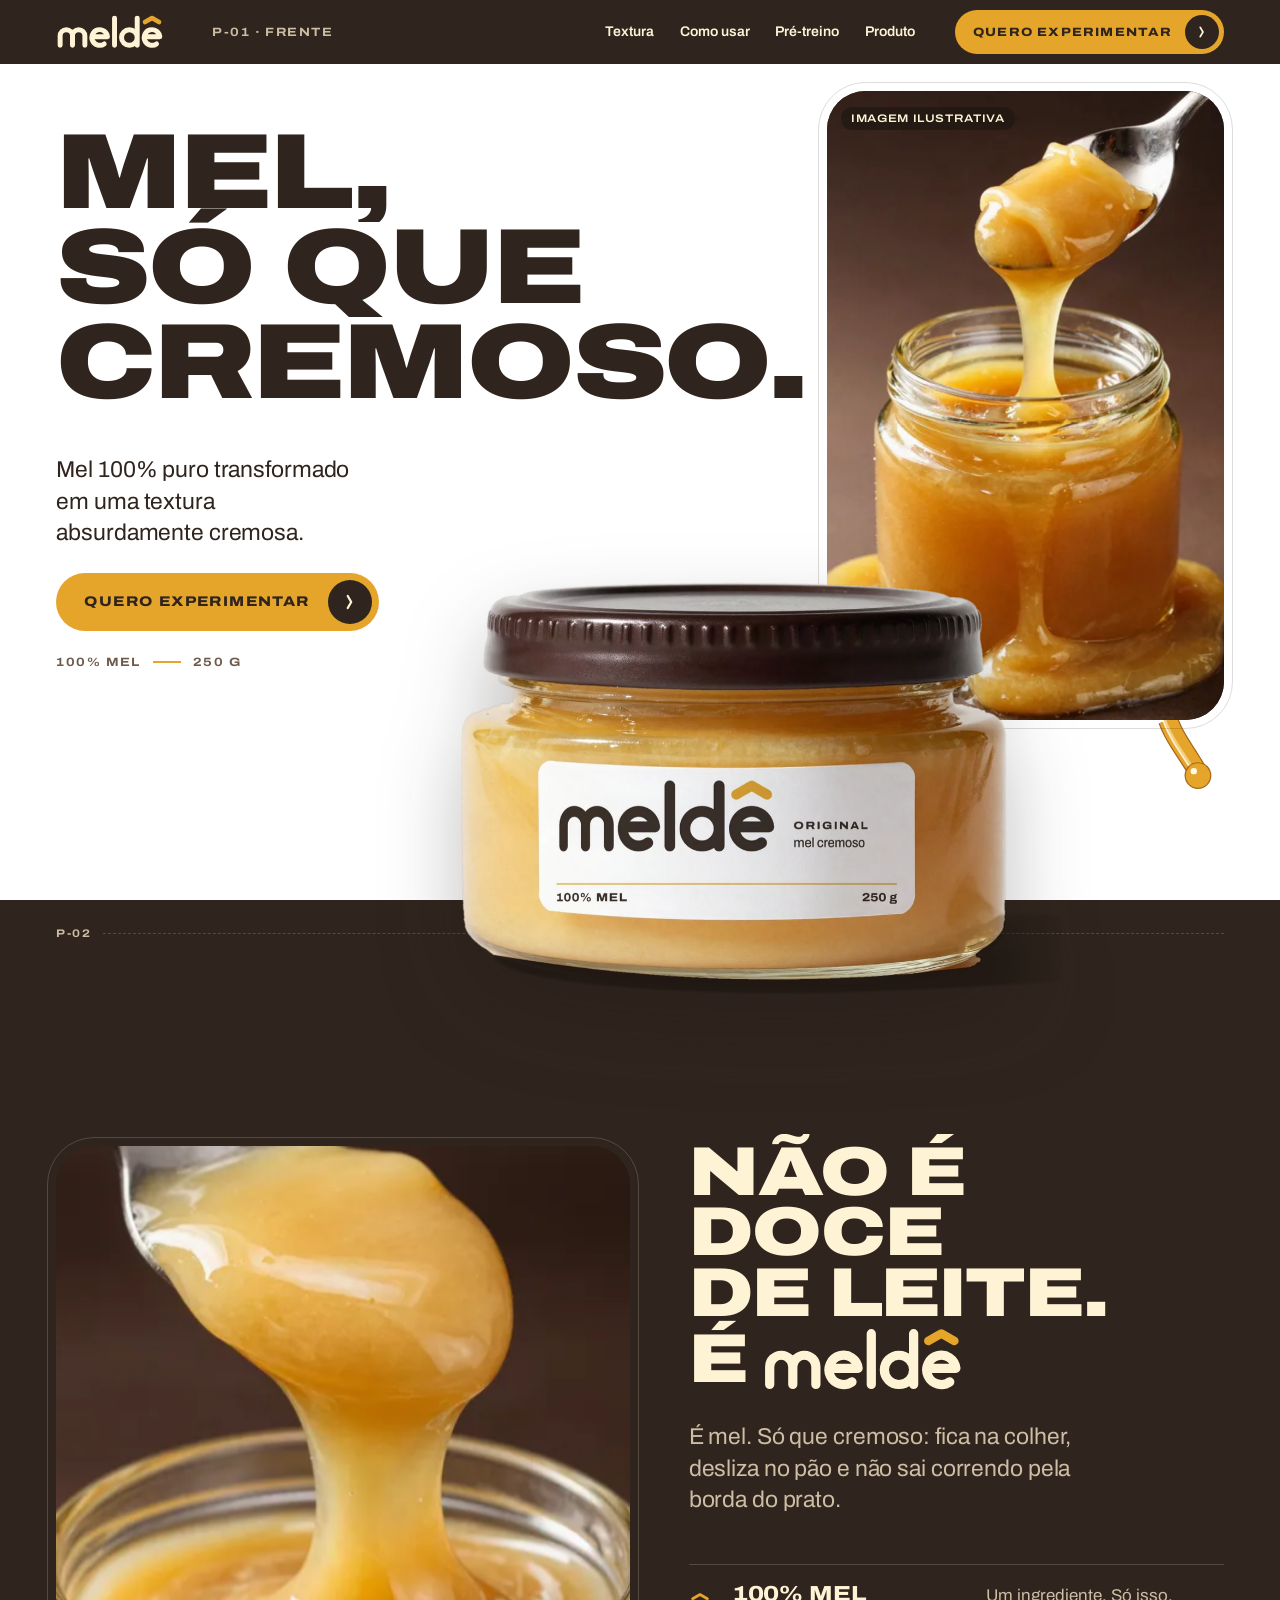
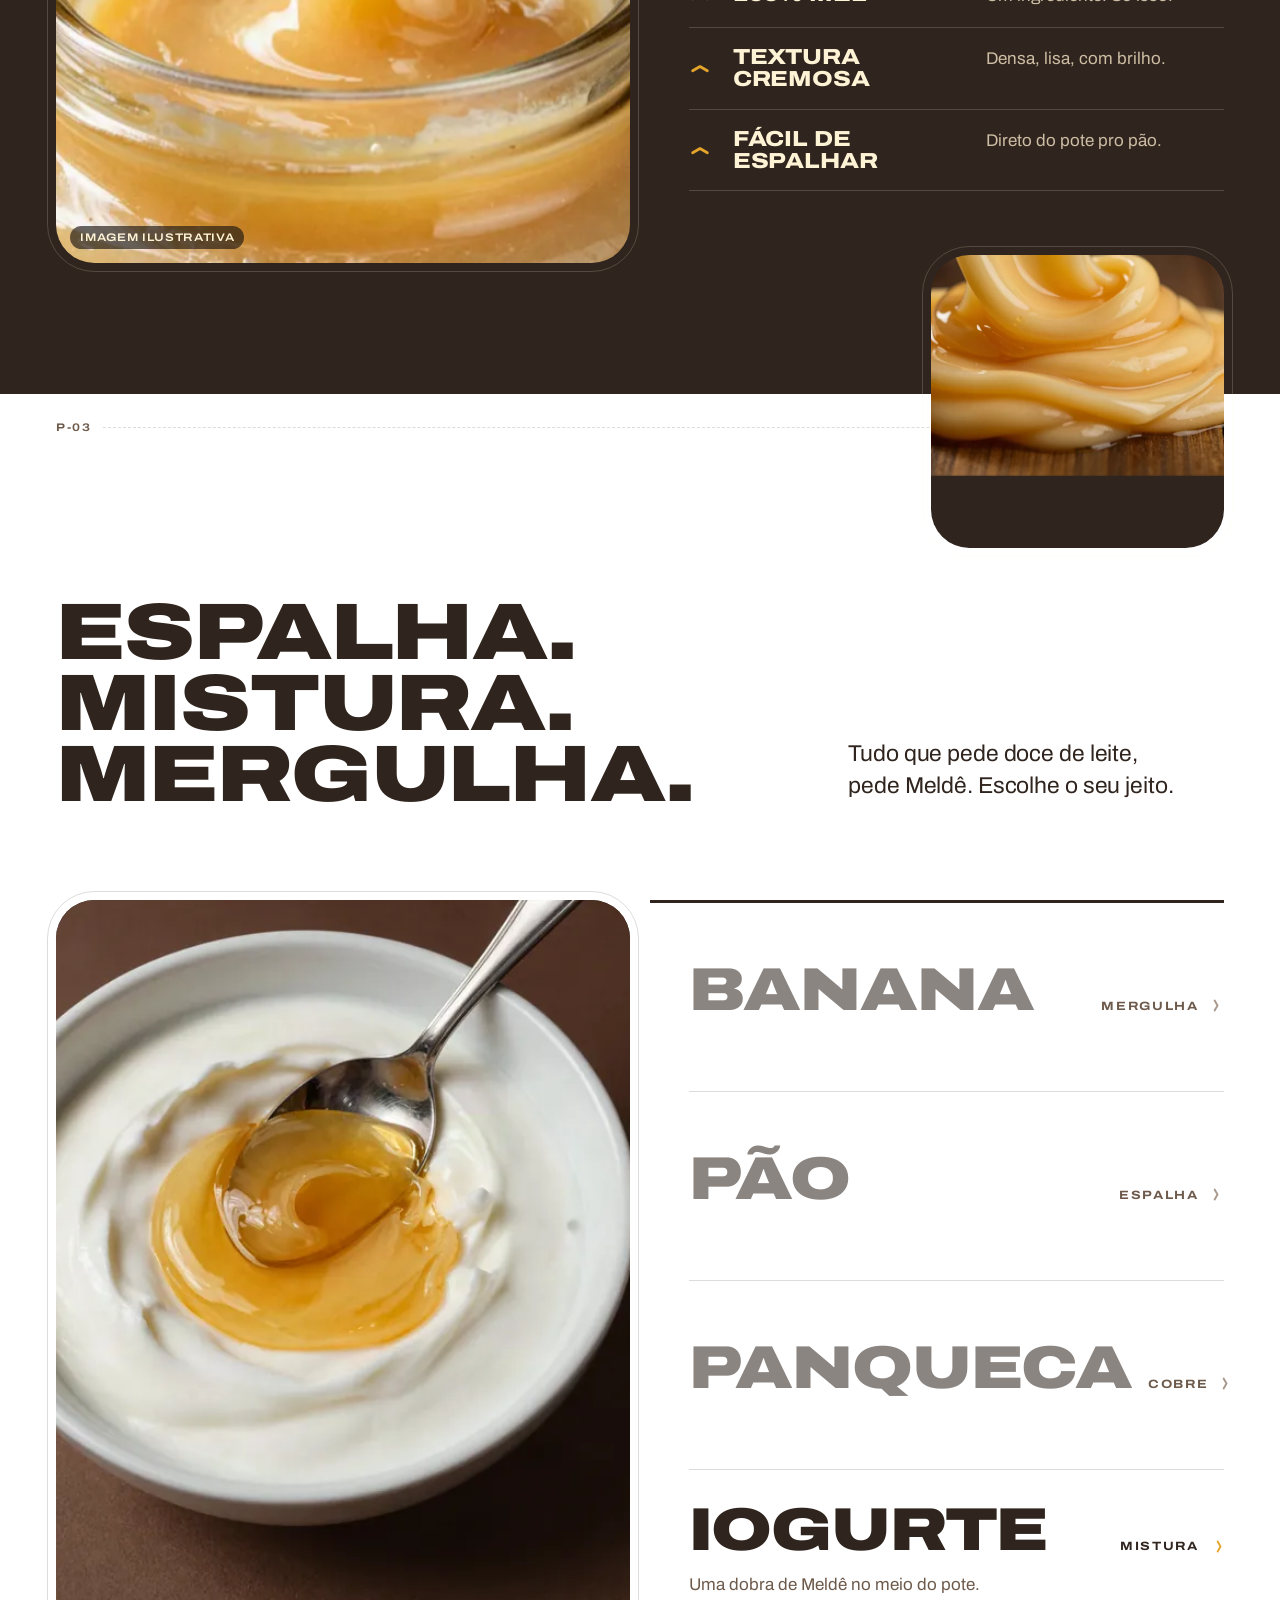
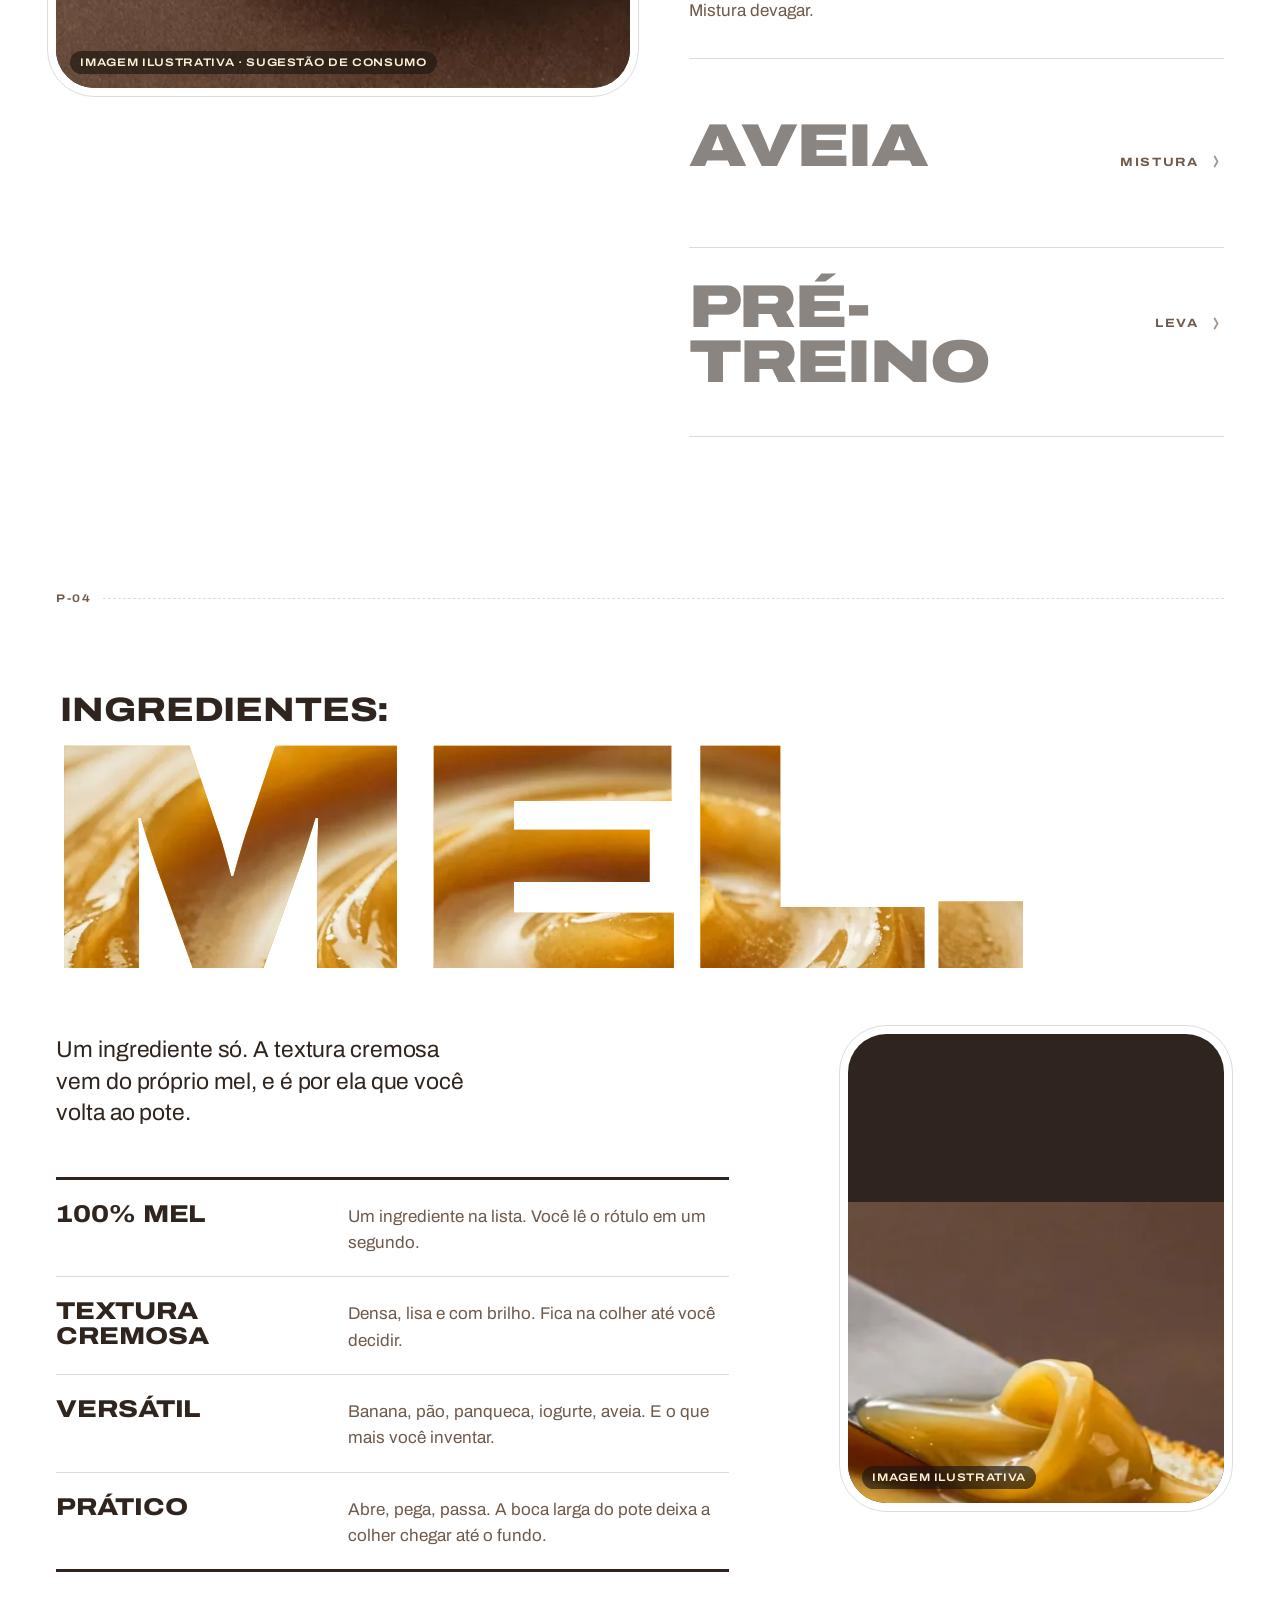
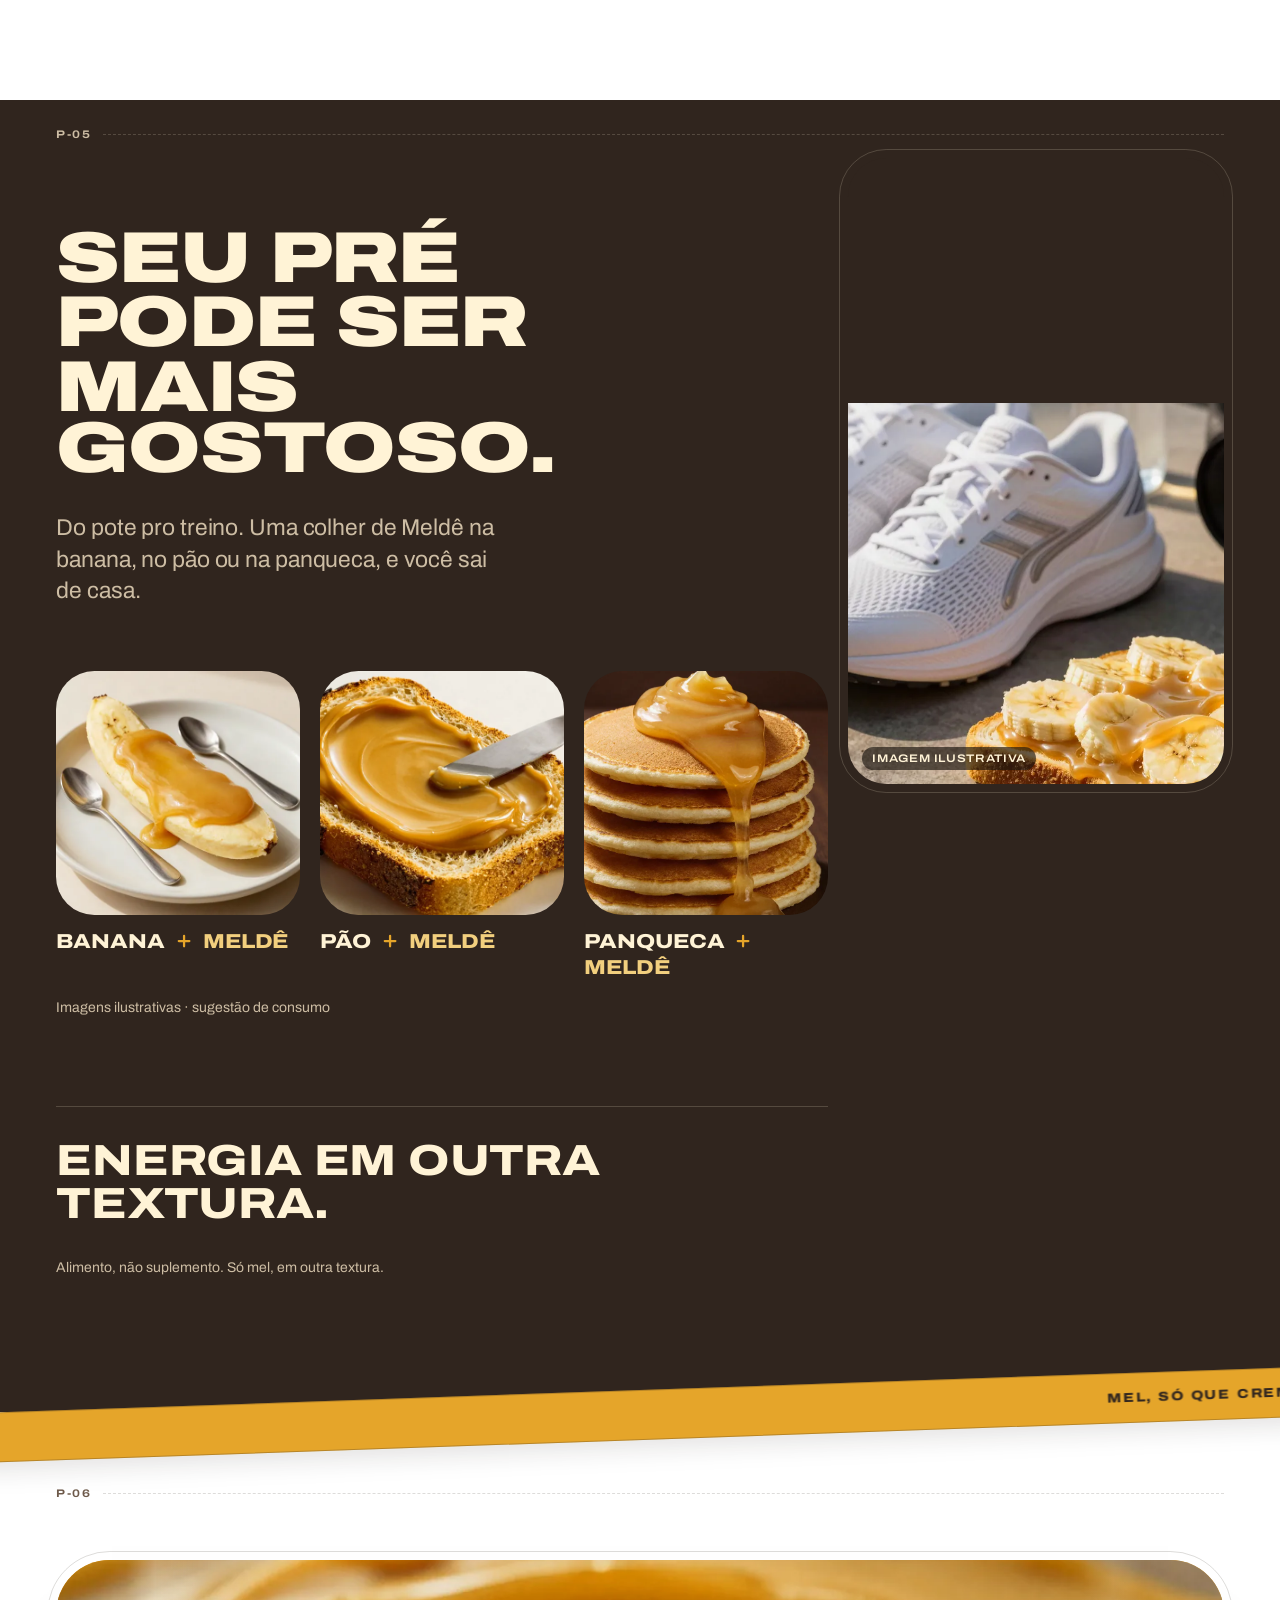
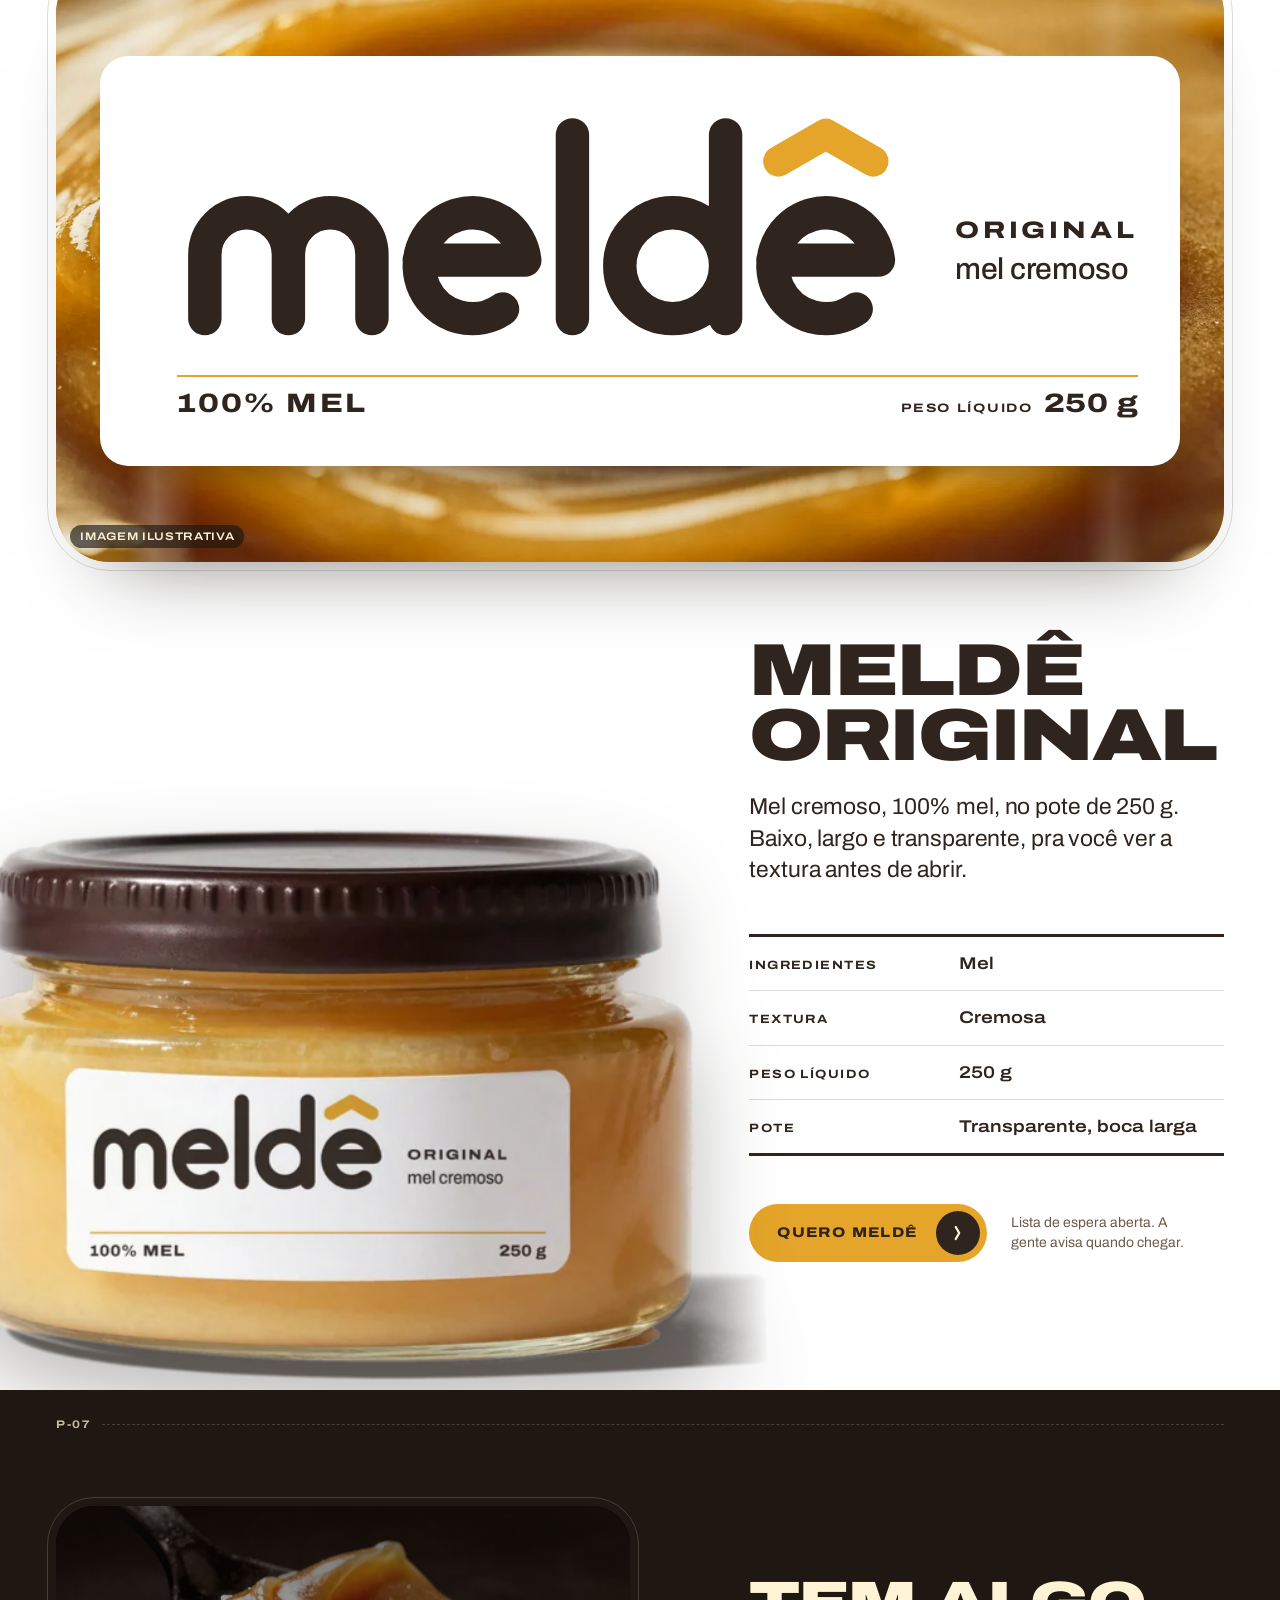
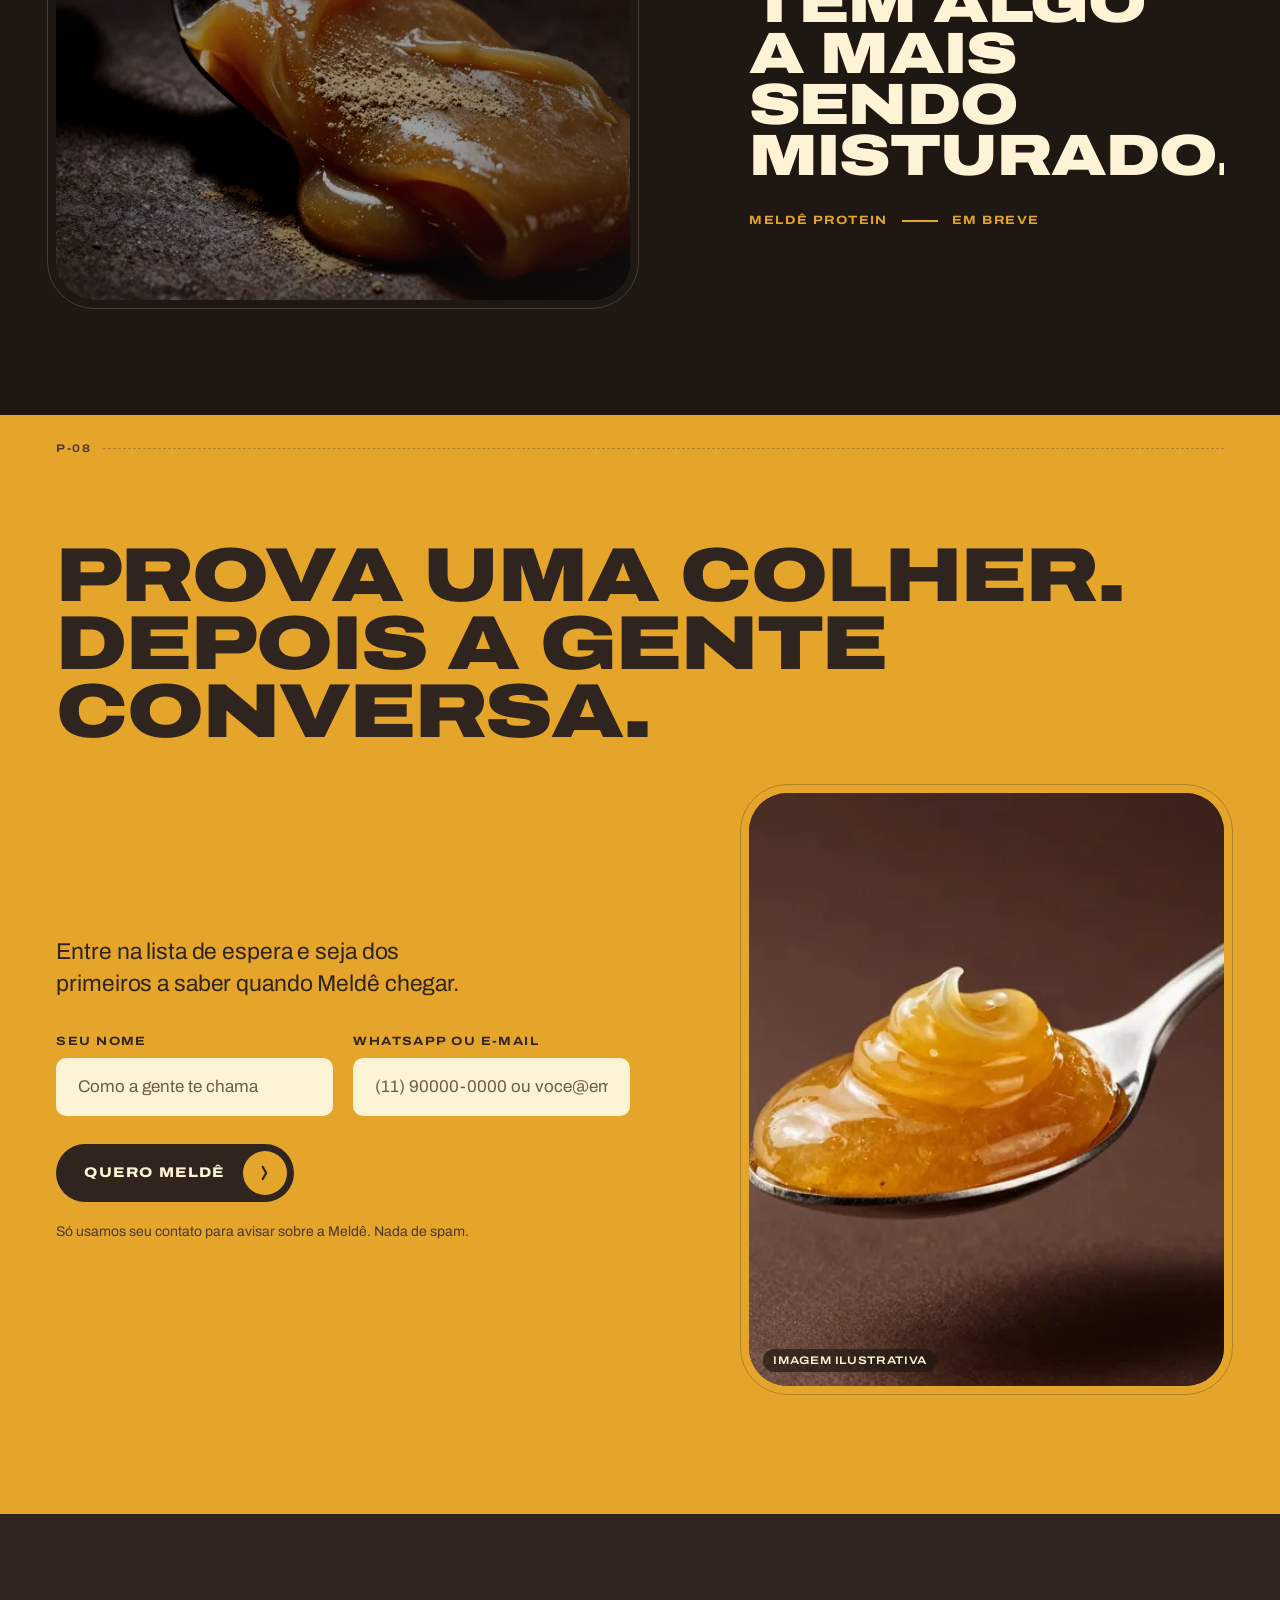
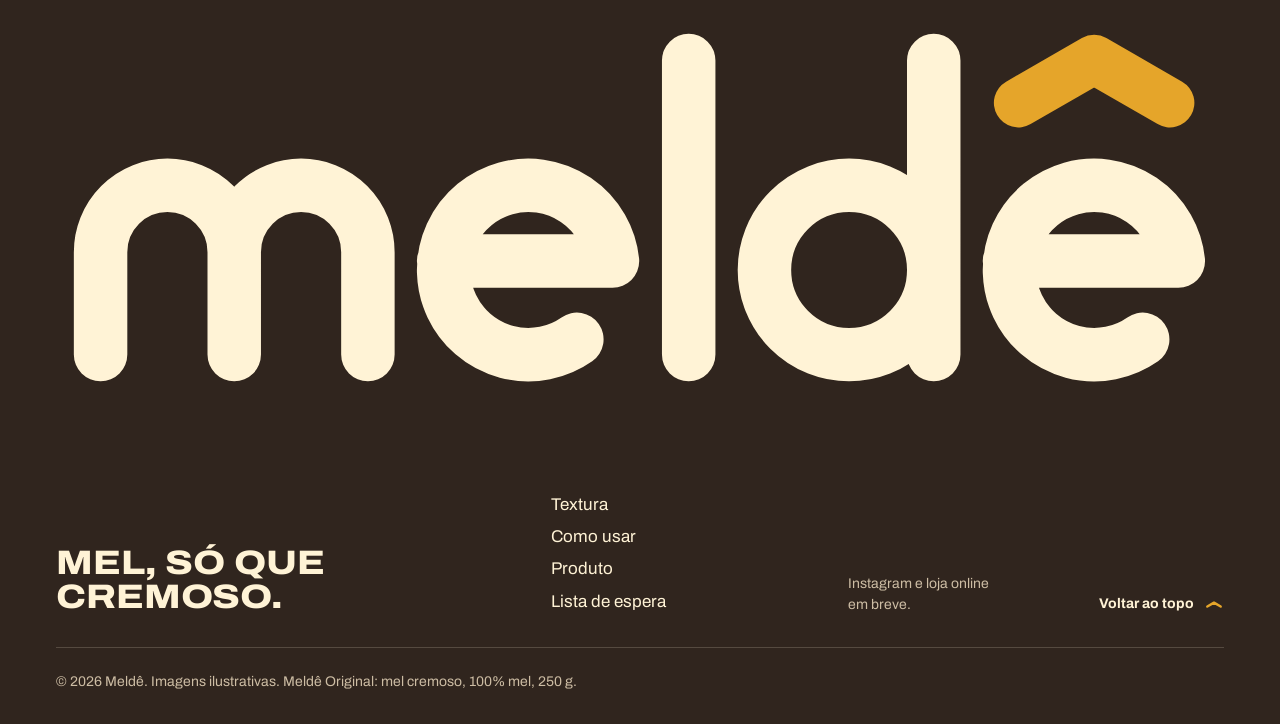
<file: index.html>
<!doctype html>
<html lang="pt-BR">
<head>
  <meta charset="utf-8">
  <meta name="viewport" content="width=device-width, initial-scale=1, viewport-fit=cover">
  <title>Meldê · Mel, só que cremoso.</title>
  <meta name="description" content="Meldê Original: mel cremoso, 100% mel, pote de 250 g. Para banana, pão, panqueca, iogurte, aveia e o seu pré-treino. Entre na lista de espera.">
  <meta name="theme-color" content="#30251E">
  <meta property="og:title" content="Meldê · Mel, só que cremoso.">
  <meta property="og:description" content="100% mel em uma textura absurdamente cremosa. Entre na lista de espera.">
  <meta property="og:type" content="website">
  <meta property="og:locale" content="pt_BR">
  <meta property="og:image" content="assets/img/colher-puxa-1200.webp">
  <link rel="icon" href="assets/brand/favicon.svg" type="image/svg+xml">
  <link rel="preload" href="assets/fonts/archivo-latin.woff2" as="font" type="font/woff2" crossorigin>
  <link rel="preload" as="image" href="assets/img/pote-original-1100.webp" imagesrcset="assets/img/pote-original-640.webp 640w, assets/img/pote-original-1100.webp 1100w, assets/img/pote-original-1518.webp 1518w" imagesizes="(max-width: 720px) 88vw, 46vw">
  <link rel="stylesheet" href="assets/css/tokens.css">
  <link rel="stylesheet" href="assets/css/system.css">
  <link rel="stylesheet" href="assets/css/landing.css">
  <script>document.documentElement.classList.add('js');setTimeout(function(){document.documentElement.classList.add('hero-ok')},3000);</script>
</head>
<body>
  <svg width="0" height="0" style="position:absolute" aria-hidden="true" focusable="false">
    <defs>
      <symbol id="marca" viewBox="-8 36 524 176">
        <path d="M12 188V142a30 30 0 0 1 60 0v46M72 142a30 30 0 0 1 60 0v46 M166 146H241.79A38 38 0 1 0 225.80 181.13 M276 56v132 M310 150a38 38 0 1 0 76 0a38 38 0 1 0-76 0 M386 56v132 M420 146H495.79A38 38 0 1 0 479.80 181.13" fill="none" stroke="currentColor" stroke-width="24" stroke-linecap="round" stroke-linejoin="round"/>
        <path d="M424 75l34-19.6 34 19.6" fill="none" style="stroke: var(--acento, #E5A52A)" stroke-width="22" stroke-linecap="round" stroke-linejoin="round"/>
      </symbol>
      <symbol id="i-circ" viewBox="0 0 24 24"><path d="M4 15l8-4.62 8 4.62"/></symbol>
      <symbol id="i-mais" viewBox="0 0 24 24"><path d="M12 5v14M5 12h14"/></symbol>
      <symbol id="i-ok" viewBox="0 0 24 24"><path d="M5 12.5l4.5 4.5L19 7.5"/></symbol>
    </defs>
  </svg>

  <a class="pular" href="#conteudo">Pular para o conteúdo</a>

  <!-- Lid band -->
  <header class="tampa no-escuro" data-tampa>
    <div class="tampa__in">
      <a class="tampa__marca" href="#topo" aria-label="meldê, voltar ao início">
        <svg viewBox="0 0 524 176" aria-hidden="true"><use href="#marca"/></svg>
      </a>
      <p class="tampa__painel t-rotulo" aria-hidden="true"><span data-painel-atual>P-01 · Frente</span></p>
      <nav class="tampa__nav" aria-label="Seções">
        <a href="#textura">Textura</a>
        <a href="#como-usar">Como usar</a>
        <a href="#pre">Pré-treino</a>
        <a href="#produto">Produto</a>
      </nav>
      <a class="selo selo--compacto tampa__cta" href="#lista">
        <span><span class="tampa__cta-longo">Quero </span>experimentar</span>
        <span class="selo__ponto"><svg class="ic ic--dir"><use href="#i-circ"/></svg></span>
      </a>
    </div>
  </header>

  <main id="conteudo">
    <svg class="fio" data-fio aria-hidden="true" focusable="false"><g class="fio__g" id="fio-desenho"></g></svg>
    <svg class="fio fio--sobre" data-fio-sobre aria-hidden="true" focusable="false"><defs><clipPath id="fio-clip"></clipPath></defs><use href="#fio-desenho" clip-path="url(#fio-clip)"/></svg>

    <!-- P-01 · Frente -->
    <section class="hero no-branco" id="topo" data-painel="P-01 · Frente">
      <div class="grade hero__grade">
        <h1 class="t-display hero__titulo" data-entrada>
          <span class="linha"><span>Mel,</span></span>
          <span class="linha"><span>só que</span></span>
          <span class="linha"><span>cremoso.</span></span>
        </h1>

        <div class="hero__rodape" data-entrada>
          <p class="t-lead hero__sub">Mel 100% puro transformado em uma textura absurdamente cremosa.</p>
          <a class="selo" href="#lista">
            <span>Quero experimentar</span>
            <span class="selo__ponto"><svg class="ic ic--dir"><use href="#i-circ"/></svg></span>
          </a>
          <p class="hero__peso t-rotulo"><span>100% mel</span><span aria-hidden="true" class="hero__peso-sep"></span><span>250 g</span></p>
        </div>
      </div>

      <figure class="janela hero__janela" data-entrada data-parallax="-0.05">
        <img src="assets/img/colher-puxa-1200.webp"
             srcset="assets/img/colher-puxa-720.webp 720w, assets/img/colher-puxa-1200.webp 1200w, assets/img/colher-puxa-1536.webp 1536w"
             sizes="(max-width: 720px) 92vw, 32vw" width="1536" height="2048"
             alt="Colher de metal puxando uma dobra grossa de mel cremoso dourado de um pote de vidro aberto; o creme transborda e se acumula ao redor do pote."
             fetchpriority="high">
        <figcaption class="janela__nota">Imagem ilustrativa</figcaption>
        <span class="fio-ponto" data-fio-ponto="1"></span>
      </figure>

      <div class="hero__pote" data-entrada data-parallax="0.05">
        <img src="assets/img/pote-original-1100.webp"
             srcset="assets/img/pote-original-640.webp 640w, assets/img/pote-original-1100.webp 1100w, assets/img/pote-original-1518.webp 1518w"
             sizes="(max-width: 720px) 88vw, 46vw" width="1518" height="1039"
             alt="Pote baixo e largo de Meldê Original, mel cremoso, 250 g: vidro transparente cheio de creme dourado, tampa marrom e rótulo branco com o logo meldê.">
      </div>

    </section>

    <!-- P-02 · Textura -->
    <section class="textura no-escuro" id="textura" data-painel="P-02 · Textura">
      <span class="fio-ponto fio-ponto--topo" data-fio-ponto="1.2" data-fio-pausa="inicio"></span>
      <div class="grade textura__grade">
        <figure class="janela textura__foto" data-parallax="-0.04" data-escala="1.5">
          <img src="assets/img/colher-pote-1200.webp"
               srcset="assets/img/colher-pote-720.webp 720w, assets/img/colher-pote-1200.webp 1200w"
               sizes="(max-width: 720px) 92vw, 44vw" width="1536" height="1884" loading="lazy"
               alt="Colher saindo de um pote de vidro com uma porção lisa e brilhante de mel cremoso que escorre em fio grosso de volta para o pote.">
          <figcaption class="janela__nota">Imagem ilustrativa</figcaption>
        </figure>

        <div class="textura__texto">
          <h2 class="t-h2 textura__titulo" data-revela>
            <span class="linha">Não é doce</span>
            <span class="linha">de leite.</span>
            <span class="linha textura__e">É <svg class="textura__marca" viewBox="0 0 524 176" role="img" aria-label="Meldê"><use href="#marca"/></svg></span>
          </h2>
          <p class="t-lead textura__lead">É mel. Só que cremoso: fica na colher, desliza no pão e não sai correndo pela borda do prato.</p>
          <ul class="textura__lista">
            <li><svg class="ic"><use href="#i-circ"/></svg><span class="t-h3">100% mel</span><span class="t-corpo">Um ingrediente. Só isso.</span></li>
            <li><svg class="ic"><use href="#i-circ"/></svg><span class="t-h3">Textura cremosa</span><span class="t-corpo">Densa, lisa, com brilho.</span></li>
            <li><svg class="ic"><use href="#i-circ"/></svg><span class="t-h3">Fácil de espalhar</span><span class="t-corpo">Direto do pote pro pão.</span></li>
          </ul>
        </div>

        <figure class="janela textura__macro" data-parallax="0.06">
          <img src="assets/img/textura-dobra-800.webp"
               srcset="assets/img/textura-dobra-800.webp 800w, assets/img/textura-dobra-1400.webp 1400w"
               sizes="(max-width: 720px) 60vw, 24vw" width="1802" height="1536" loading="lazy"
               alt="Macro de mel cremoso caindo e dobrando sobre si mesmo em camadas macias.">
          <span class="fio-ponto fio-ponto--antes" data-fio-ponto="1.8"></span>
          <span class="fio-ponto fio-ponto--dentro" data-fio-ponto="2"></span>
          <span class="fio-ponto fio-ponto--depois" data-fio-ponto="2.5"></span>
        </figure>
      </div>
      <p class="corte" aria-hidden="true"><span>P-02</span></p>
    </section>

    <!-- P-03 · Modo de usar -->
    <section class="usos" id="como-usar" data-painel="P-03 · Modo de usar">
      <div class="grade usos__topo">
        <h2 class="t-h2 usos__titulo" data-revela>
          <span class="linha">Espalha.</span>
          <span class="linha">Mistura.</span>
          <span class="linha">Mergulha.</span>
        </h2>
        <p class="t-lead usos__intro">Tudo que pede doce de leite, pede Meldê. Escolhe o seu jeito.</p>
      </div>

      <div class="grade usos__corpo" data-usos>
        <div class="usos__palco" aria-hidden="true">
          <figure class="janela usos__janela">
            <img class="is-ativo" data-uso-img="banana" src="assets/img/momento-banana-1200.webp" srcset="assets/img/momento-banana-720.webp 720w, assets/img/momento-banana-1200.webp 1200w" sizes="40vw" width="2048" height="1536" loading="lazy" alt="">
            <img data-uso-img="pao" src="assets/img/momento-pao-1200.webp" srcset="assets/img/momento-pao-720.webp 720w, assets/img/momento-pao-1200.webp 1200w" sizes="40vw" width="2048" height="1536" loading="lazy" alt="">
            <img data-uso-img="panqueca" src="assets/img/momento-panqueca-1200.webp" srcset="assets/img/momento-panqueca-720.webp 720w, assets/img/momento-panqueca-1200.webp 1200w" sizes="40vw" width="1536" height="2048" loading="lazy" alt="">
            <img data-uso-img="iogurte" src="assets/img/momento-iogurte-1200.webp" srcset="assets/img/momento-iogurte-720.webp 720w, assets/img/momento-iogurte-1200.webp 1200w" sizes="40vw" width="2048" height="2048" loading="lazy" alt="">
            <img data-uso-img="aveia" src="assets/img/momento-aveia-1200.webp" srcset="assets/img/momento-aveia-720.webp 720w, assets/img/momento-aveia-1200.webp 1200w" sizes="40vw" width="2048" height="2048" loading="lazy" alt="">
            <img data-uso-img="pre" src="assets/img/momento-pre-1014.webp" srcset="assets/img/momento-pre-720.webp 720w, assets/img/momento-pre-1014.webp 1014w" sizes="40vw" width="1014" height="1802" loading="lazy" alt="">
            <figcaption class="janela__nota">Imagem ilustrativa<span class="nota-longa"> · sugestão de consumo</span></figcaption>
          </figure>
        </div>

        <ol class="usos__lista" role="list">
          <li class="uso is-ativo" data-uso="banana">
            <button class="uso__botao" type="button" aria-pressed="true" aria-controls="uso-banana-txt">
              <span class="uso__nome">Banana</span>
              <span class="uso__verbo">Mergulha<svg class="ic ic--dir" aria-hidden="true"><use href="#i-circ"/></svg></span>
            </button>
            <img class="uso__foto" src="assets/img/momento-banana-720.webp" width="2048" height="1536" loading="lazy" alt="Banana aberta ao meio em um prato claro, coberta por uma faixa grossa de mel cremoso.">
            <div class="uso__txt t-corpo" id="uso-banana-txt"><p>Abre a banana, afunda a colher. O lanche mais rápido da casa.</p></div>
          </li>
          <li class="uso" data-uso="pao">
            <button class="uso__botao" type="button" aria-pressed="false" aria-controls="uso-pao-txt">
              <span class="uso__nome">Pão</span>
              <span class="uso__verbo">Espalha<svg class="ic ic--dir" aria-hidden="true"><use href="#i-circ"/></svg></span>
            </button>
            <img class="uso__foto" src="assets/img/momento-pao-720.webp" width="2048" height="1536" loading="lazy" alt="Fatia de pão tostado coberta com mel cremoso espalhado em ondas por uma faca.">
            <div class="uso__txt t-corpo" id="uso-pao-txt"><p>Pão quente, torrada, pão de forma. Uma camada generosa e pronto.</p></div>
          </li>
          <li class="uso" data-uso="panqueca">
            <button class="uso__botao" type="button" aria-pressed="false" aria-controls="uso-panqueca-txt">
              <span class="uso__nome">Panqueca</span>
              <span class="uso__verbo">Cobre<svg class="ic ic--dir" aria-hidden="true"><use href="#i-circ"/></svg></span>
            </button>
            <img class="uso__foto" src="assets/img/momento-panqueca-720.webp" width="1536" height="2048" loading="lazy" alt="Pilha de panquecas com uma colherada de mel cremoso escorregando pelas bordas.">
            <div class="uso__txt t-corpo" id="uso-panqueca-txt"><p>Uma colherada no topo. Deixa escorregar pelas bordas.</p></div>
          </li>
          <li class="uso" data-uso="iogurte">
            <button class="uso__botao" type="button" aria-pressed="false" aria-controls="uso-iogurte-txt">
              <span class="uso__nome">Iogurte</span>
              <span class="uso__verbo">Mistura<svg class="ic ic--dir" aria-hidden="true"><use href="#i-circ"/></svg></span>
            </button>
            <img class="uso__foto" src="assets/img/momento-iogurte-720.webp" width="2048" height="2048" loading="lazy" alt="Tigela de iogurte grego com uma dobra de mel cremoso no centro e uma colher.">
            <div class="uso__txt t-corpo" id="uso-iogurte-txt"><p>Uma dobra de Meldê no meio do pote. Mistura devagar.</p></div>
          </li>
          <li class="uso" data-uso="aveia">
            <button class="uso__botao" type="button" aria-pressed="false" aria-controls="uso-aveia-txt">
              <span class="uso__nome">Aveia</span>
              <span class="uso__verbo">Mistura<svg class="ic ic--dir" aria-hidden="true"><use href="#i-circ"/></svg></span>
            </button>
            <img class="uso__foto" src="assets/img/momento-aveia-720.webp" width="2048" height="2048" loading="lazy" alt="Tigela de mingau de aveia com rodelas de banana e uma colherada de mel cremoso.">
            <div class="uso__txt t-corpo" id="uso-aveia-txt"><p>Mingau, overnight, granola. Cremoso de ponta a ponta.</p></div>
          </li>
          <li class="uso" data-uso="pre">
            <button class="uso__botao" type="button" aria-pressed="false" aria-controls="uso-pre-txt">
              <span class="uso__nome">Pré-treino</span>
              <span class="uso__verbo">Leva<svg class="ic ic--dir" aria-hidden="true"><use href="#i-circ"/></svg></span>
            </button>
            <img class="uso__foto" src="assets/img/momento-pre-720.webp" width="1014" height="1802" loading="lazy" alt="Torrada com banana e mel cremoso sobre uma mureta de concreto, ao lado de tênis de corrida.">
            <div class="uso__txt t-corpo" id="uso-pre-txt"><p>Banana, pão ou panqueca com Meldê antes de sair. <a class="link" href="#pre">Ver o pré</a></p></div>
          </li>
        </ol>
        <span class="fio-ponto" data-fio-ponto="3"></span>
      </div>
      <p class="corte" aria-hidden="true"><span>P-03</span></p>
    </section>

    <!-- P-04 · Composição -->
    <section class="composicao no-branco" id="por-que" data-painel="P-04 · Composição">
      <div class="grade composicao__grade">
        <h2 class="composicao__titulo">
          <span class="t-h3 composicao__ingr">Ingredientes:</span>
          <span class="t-mega composicao__mel" data-textura>Mel.</span>
        </h2>
        <p class="t-lead composicao__lead">Um ingrediente só. A textura cremosa vem do próprio mel, e é por ela que você volta ao pote.</p>

        <dl class="tabela composicao__tabela">
          <div class="tabela__linha">
            <dt class="t-h3">100% mel</dt>
            <dd class="t-corpo">Um ingrediente na lista. Você lê o rótulo em um segundo.</dd>
          </div>
          <div class="tabela__linha">
            <dt class="t-h3">Textura cremosa</dt>
            <dd class="t-corpo">Densa, lisa e com brilho. Fica na colher até você decidir.</dd>
          </div>
          <div class="tabela__linha">
            <dt class="t-h3">Versátil</dt>
            <dd class="t-corpo">Banana, pão, panqueca, iogurte, aveia. E o que mais você inventar.</dd>
          </div>
          <div class="tabela__linha">
            <dt class="t-h3">Prático</dt>
            <dd class="t-corpo">Abre, pega, passa. A boca larga do pote deixa a colher chegar até o fundo.</dd>
          </div>
        </dl>

        <figure class="janela composicao__foto" data-parallax="-0.05">
          <img src="assets/img/textura-faca-800.webp"
               srcset="assets/img/textura-faca-800.webp 800w, assets/img/textura-faca-1400.webp 1400w"
               sizes="(max-width: 720px) 92vw, 34vw" width="2048" height="1152" loading="lazy"
               alt="Faca arrastando uma onda brilhante de mel cremoso sobre uma torrada.">
          <figcaption class="janela__nota">Imagem ilustrativa</figcaption>
          <span class="fio-ponto fio-ponto--antes" data-fio-ponto="3.8"></span>
          <span class="fio-ponto fio-ponto--dentro" data-fio-ponto="4"></span>
          <span class="fio-ponto fio-ponto--depois" data-fio-ponto="4.2"></span>
        </figure>
      </div>
      <p class="corte" aria-hidden="true"><span>P-04</span></p>
    </section>

    <!-- P-05 · Pré -->
    <section class="pre no-escuro" id="pre" data-painel="P-05 · Pré">
      <div class="grade pre__grade">
        <div class="pre__texto">
          <h2 class="t-h2 pre__titulo" data-revela>
            <span class="linha">Seu pré</span>
            <span class="linha">pode ser</span>
            <span class="linha">mais gostoso.</span>
          </h2>
          <p class="t-lead pre__lead">Do pote pro treino. Uma colher de Meldê na banana, no pão ou na panqueca, e você sai de casa.</p>
        </div>

        <figure class="janela pre__foto" data-parallax="-0.06">
          <img src="assets/img/momento-pre-1014.webp"
               srcset="assets/img/momento-pre-720.webp 720w, assets/img/momento-pre-1014.webp 1014w"
               sizes="(max-width: 720px) 92vw, 34vw" width="1014" height="1802" loading="lazy"
               alt="Ao amanhecer, uma torrada com banana e mel cremoso sobre uma mureta de concreto, ao lado de um par de tênis de corrida.">
          <figcaption class="janela__nota">Imagem ilustrativa</figcaption>
          <span class="fio-ponto fio-ponto--antes" data-fio-ponto="4.8"></span>
          <span class="fio-ponto fio-ponto--dentro" data-fio-ponto="5"></span>
          <span class="fio-ponto fio-ponto--depois" data-fio-ponto="5.2"></span>
        </figure>

        <ul class="pre__formulas" role="list">
          <li class="formula">
            <img src="assets/img/momento-banana-720.webp" width="2048" height="1536" loading="lazy" alt="">
            <p class="formula__txt t-h3"><span>Banana</span><svg class="ic" aria-hidden="true"><use href="#i-mais"/></svg><span class="formula__m">Meldê</span></p>
          </li>
          <li class="formula">
            <img src="assets/img/momento-pao-720.webp" width="2048" height="1536" loading="lazy" alt="">
            <p class="formula__txt t-h3"><span>Pão</span><svg class="ic" aria-hidden="true"><use href="#i-mais"/></svg><span class="formula__m">Meldê</span></p>
          </li>
          <li class="formula">
            <img src="assets/img/momento-panqueca-720.webp" width="1536" height="2048" loading="lazy" alt="">
            <p class="formula__txt t-h3"><span>Panqueca</span><svg class="ic" aria-hidden="true"><use href="#i-mais"/></svg><span class="formula__m">Meldê</span></p>
          </li>
        </ul>
        <p class="pre__legenda t-nota">Imagens ilustrativas · sugestão de consumo</p>

        <p class="pre__assina t-h3">Energia em outra textura.</p>
        <p class="pre__nota t-nota">Alimento, não suplemento. Só mel, em outra textura.</p>
        <span class="fio-ponto" data-fio-ponto="5.5"></span>
      </div>
      <p class="corte" aria-hidden="true"><span>P-05</span></p>
    </section>

    <div class="lacre" aria-hidden="true" data-lacre>
      <div class="lacre__trilho">
        <span class="lacre__item">Mel, só que cremoso<svg class="ic"><use href="#i-circ"/></svg></span>
        <span class="lacre__item">100% mel<svg class="ic"><use href="#i-circ"/></svg></span>
        <span class="lacre__item">250 g<svg class="ic"><use href="#i-circ"/></svg></span>
        <span class="lacre__item">Espalha. Mistura. Mergulha.<svg class="ic"><use href="#i-circ"/></svg></span>
        <span class="lacre__item">Seu pré começa aqui<svg class="ic"><use href="#i-circ"/></svg></span>
        <span class="lacre__item">Mel, só que cremoso<svg class="ic"><use href="#i-circ"/></svg></span>
        <span class="lacre__item">100% mel<svg class="ic"><use href="#i-circ"/></svg></span>
        <span class="lacre__item">250 g<svg class="ic"><use href="#i-circ"/></svg></span>
        <span class="lacre__item">Espalha. Mistura. Mergulha.<svg class="ic"><use href="#i-circ"/></svg></span>
        <span class="lacre__item">Seu pré começa aqui<svg class="ic"><use href="#i-circ"/></svg></span>
      </div>
    </div>

    <!-- P-06 · Produto -->
    <section class="produto no-branco" id="produto" data-painel="P-06 · Produto">
      <div class="grade produto__grade">
        <div class="frente" role="img" aria-label="A frente do pote Meldê em escala de parede: rótulo branco com meldê, Original, mel cremoso, 100% mel e peso líquido 250 g, e o creme dourado aparecendo pelo vidro acima e abaixo do rótulo.">
          <img class="frente__creme" src="assets/img/textura-macro-1400.webp" srcset="assets/img/textura-macro-800.webp 800w, assets/img/textura-macro-1400.webp 1400w" sizes="96vw" width="2048" height="1152" loading="lazy" alt="">
          <div class="frente__rotulo" aria-hidden="true">
            <svg class="frente__marca" viewBox="0 0 524 176"><use href="#marca"/></svg>
            <p class="frente__desc"><span class="frente__linha">Original</span><span class="frente__tipo">mel cremoso</span></p>
            <p class="frente__base"><span>100% mel</span><span><small>Peso líquido</small>250 g</span></p>
          </div>
          <p class="janela__nota">Imagem ilustrativa</p>
        </div>

        <div class="produto__pote" data-parallax="-0.05">
          <img src="assets/img/pote-original-1518.webp"
               srcset="assets/img/pote-original-640.webp 640w, assets/img/pote-original-1100.webp 1100w, assets/img/pote-original-1518.webp 1518w"
               sizes="(max-width: 720px) 104vw, 58vw" width="1518" height="1039" loading="lazy"
               alt="Meldê Original, mel cremoso, 250 g: pote baixo de vidro com tampa marrom e rótulo branco.">
        </div>

        <article class="produto__ficha" data-sku="MELDE-ORIGINAL-250">
          <h2 class="t-h2 produto__nome" data-revela>
            <span class="linha">Meldê</span>
            <span class="linha">Original</span>
          </h2>
          <p class="t-lead produto__desc">Mel cremoso, 100% mel, no pote de 250 g. Baixo, largo e transparente, pra você ver a textura antes de abrir.</p>
          <dl class="tabela produto__tabela">
            <div class="tabela__linha"><dt class="t-rotulo">Ingredientes</dt><dd>Mel</dd></div>
            <div class="tabela__linha"><dt class="t-rotulo">Textura</dt><dd>Cremosa</dd></div>
            <div class="tabela__linha"><dt class="t-rotulo">Peso líquido</dt><dd>250 g</dd></div>
            <div class="tabela__linha"><dt class="t-rotulo">Pote</dt><dd>Transparente, boca larga</dd></div>
          </dl>
          <div class="produto__acao">
            <a class="selo" href="#lista">
              <span>Quero Meldê</span>
              <span class="selo__ponto"><svg class="ic ic--dir"><use href="#i-circ"/></svg></span>
            </a>
            <p class="t-nota">Lista de espera aberta. A gente avisa quando chegar.</p>
          </div>
        </article>
        <span class="fio-ponto" data-fio-ponto="6"></span>
      </div>
      <p class="corte" aria-hidden="true"><span>P-06</span></p>
    </section>

    <!-- P-07 · Próximo lote -->
    <section class="lote no-fundo" id="em-breve" data-painel="P-07 · Próximo lote">
      <div class="grade lote__grade">
        <span class="fio-ponto" data-fio-ponto="7"></span>
        <figure class="janela lote__foto">
          <img src="assets/img/protein-teaser-800.webp"
               srcset="assets/img/protein-teaser-800.webp 800w, assets/img/protein-teaser-1400.webp 1400w"
               sizes="(max-width: 720px) 92vw, 50vw" width="1475" height="1152" loading="lazy"
               alt="Espátula dobrando mel cremoso na penumbra enquanto um pó claro é misturado.">
        </figure>
        <div class="lote__texto">
          <h2 class="t-h2 lote__titulo" data-revela>
            <span class="linha">Tem algo</span>
            <span class="linha">a mais sendo</span>
            <span class="linha">misturado.</span>
          </h2>
          <p class="lote__selo t-rotulo"><span>Meldê Protein</span><span class="lote__traco" aria-hidden="true"></span><span>Em breve</span></p>
        </div>
      </div>
      <p class="corte" aria-hidden="true"><span>P-07</span></p>
    </section>

    <!-- P-08 · Lacre -->
    <section class="fecho no-mel" id="lista" data-painel="P-08 · Lacre">
      <div class="grade fecho__grade">
        <h2 class="t-h2 fecho__titulo" data-revela>
          <span class="linha">Prova uma colher.</span>
          <span class="linha">Depois a gente</span>
          <span class="linha">conversa.</span>
        </h2>

        <figure class="janela fecho__foto" data-fio-sobre-alvo>
          <img src="assets/img/colherada-1200.webp"
               srcset="assets/img/colherada-720.webp 720w, assets/img/colherada-1200.webp 1200w, assets/img/colherada-1800.webp 1800w"
               sizes="(max-width: 720px) 92vw, 40vw" width="2048" height="1536" loading="lazy"
               alt="Colher de metal com uma porção generosa de mel cremoso dourado, com uma ponta macia enrolada no topo.">
          <figcaption class="janela__nota">Imagem ilustrativa</figcaption>
          <span class="fio-ponto fio-ponto--retoma" data-fio-ponto="7.4" data-fio-pausa="fim"></span>
          <span class="fio-ponto fio-ponto--antes" data-fio-ponto="7.5"></span>
          <span class="fio-ponto fio-ponto--fim" data-fio-ponto="8"></span>
        </figure>

        <div class="fecho__form-bloco">
          <p class="t-lead fecho__lead">Entre na lista de espera e seja dos primeiros a saber quando Meldê chegar.</p>
          <form class="lista" data-lista data-endpoint="" novalidate>
            <div class="campo">
              <label class="campo__rotulo" for="nome">Seu nome</label>
              <input class="campo__entrada" id="nome" name="nome" type="text" autocomplete="given-name" placeholder="Como a gente te chama" required>
              <p class="campo__erro" id="nome-erro">Conta pra gente como te chamar.</p>
            </div>
            <div class="campo">
              <label class="campo__rotulo" for="contato">WhatsApp ou e-mail</label>
              <input class="campo__entrada" id="contato" name="contato" type="text" inputmode="email" autocomplete="email" placeholder="(11) 90000-0000 ou voce@email.com" required>
              <p class="campo__erro" id="contato-erro">Coloca um WhatsApp com DDD ou um e-mail válido.</p>
            </div>
            <button class="selo selo--escuro lista__enviar" type="submit">
              <span data-rotulo>Quero Meldê</span>
              <span class="selo__ponto"><svg class="ic ic--dir"><use href="#i-circ"/></svg></span>
            </button>
            <p class="t-nota lista__nota">Só usamos seu contato para avisar sobre a Meldê. Nada de spam.</p>
            <p class="lista__status" role="status" aria-live="polite"></p>
          </form>
        </div>
      </div>
      <p class="corte" aria-hidden="true"><span>P-08</span></p>
    </section>
  </main>

  <footer class="rodape no-escuro">
    <div class="grade rodape__grade">
      <svg class="rodape__marca" viewBox="0 0 524 176" role="img" aria-label="meldê"><use href="#marca"/></svg>
      <p class="rodape__assina t-h3">Mel, só que cremoso.</p>
      <ul class="rodape__links" role="list">
        <li><a class="link" href="#textura">Textura</a></li>
        <li><a class="link" href="#como-usar">Como usar</a></li>
        <li><a class="link" href="#produto">Produto</a></li>
        <li><a class="link" href="#lista">Lista de espera</a></li>
      </ul>
      <p class="rodape__social t-nota">Instagram e loja online em breve.</p>
      <a class="rodape__topo" href="#topo"><span>Voltar ao topo</span><svg class="ic"><use href="#i-circ"/></svg></a>
      <p class="rodape__legal t-nota">© 2026 Meldê. Imagens ilustrativas. Meldê Original: mel cremoso, 100% mel, 250 g.</p>
    </div>
  </footer>

  <script src="assets/js/main.js" defer></script>
</body>
</html>
</file>
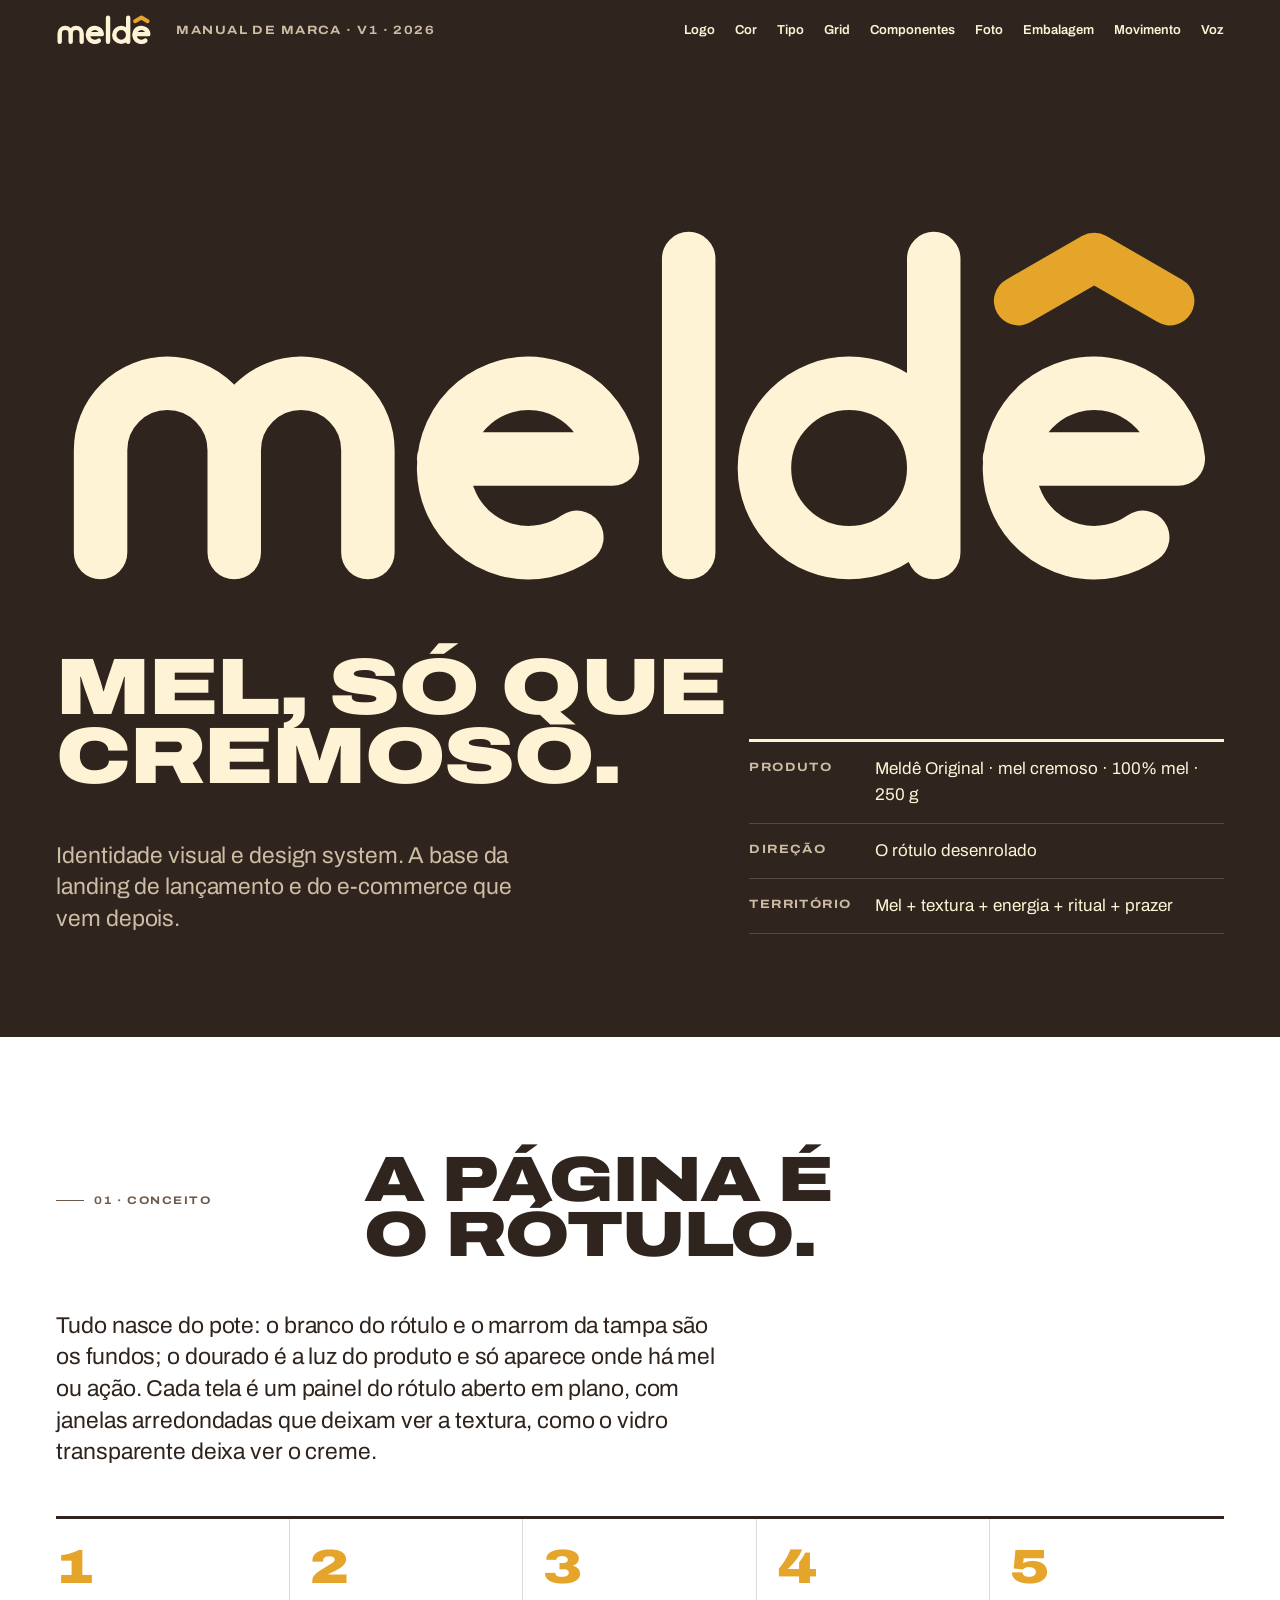
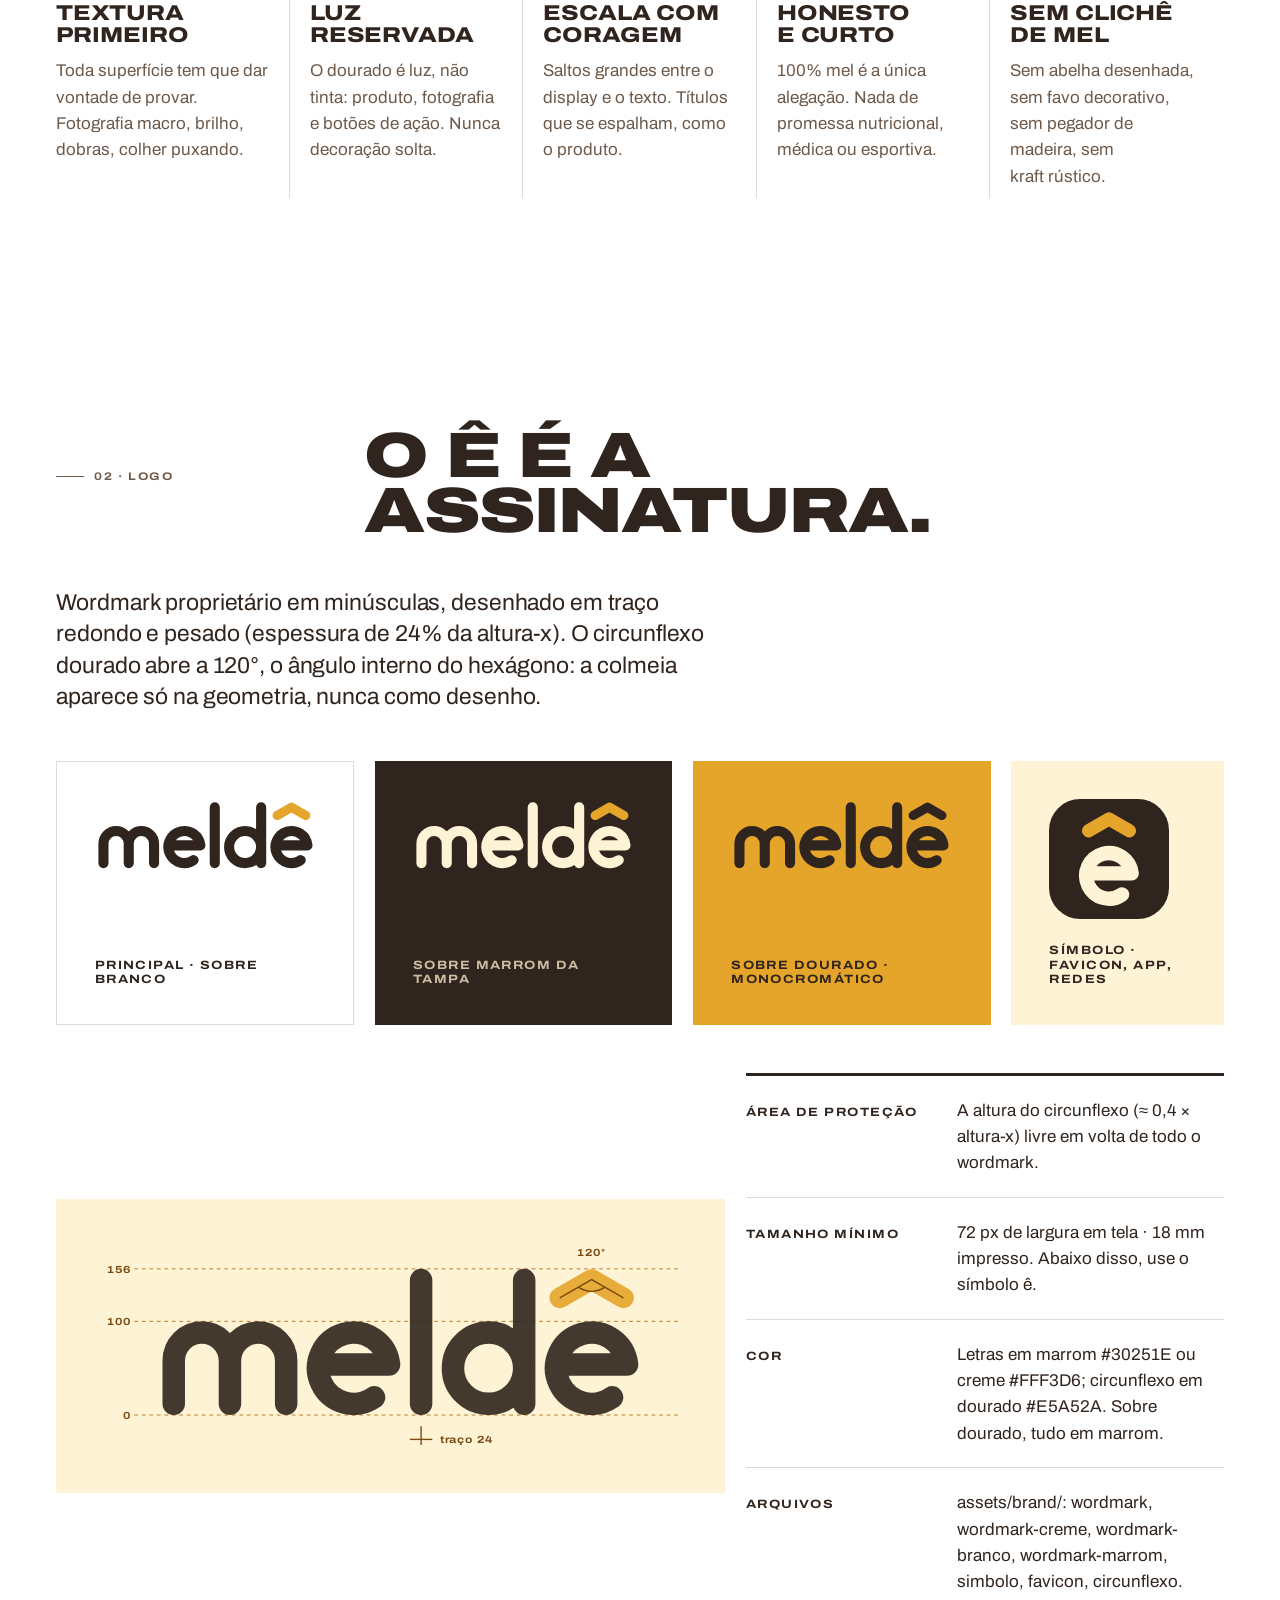
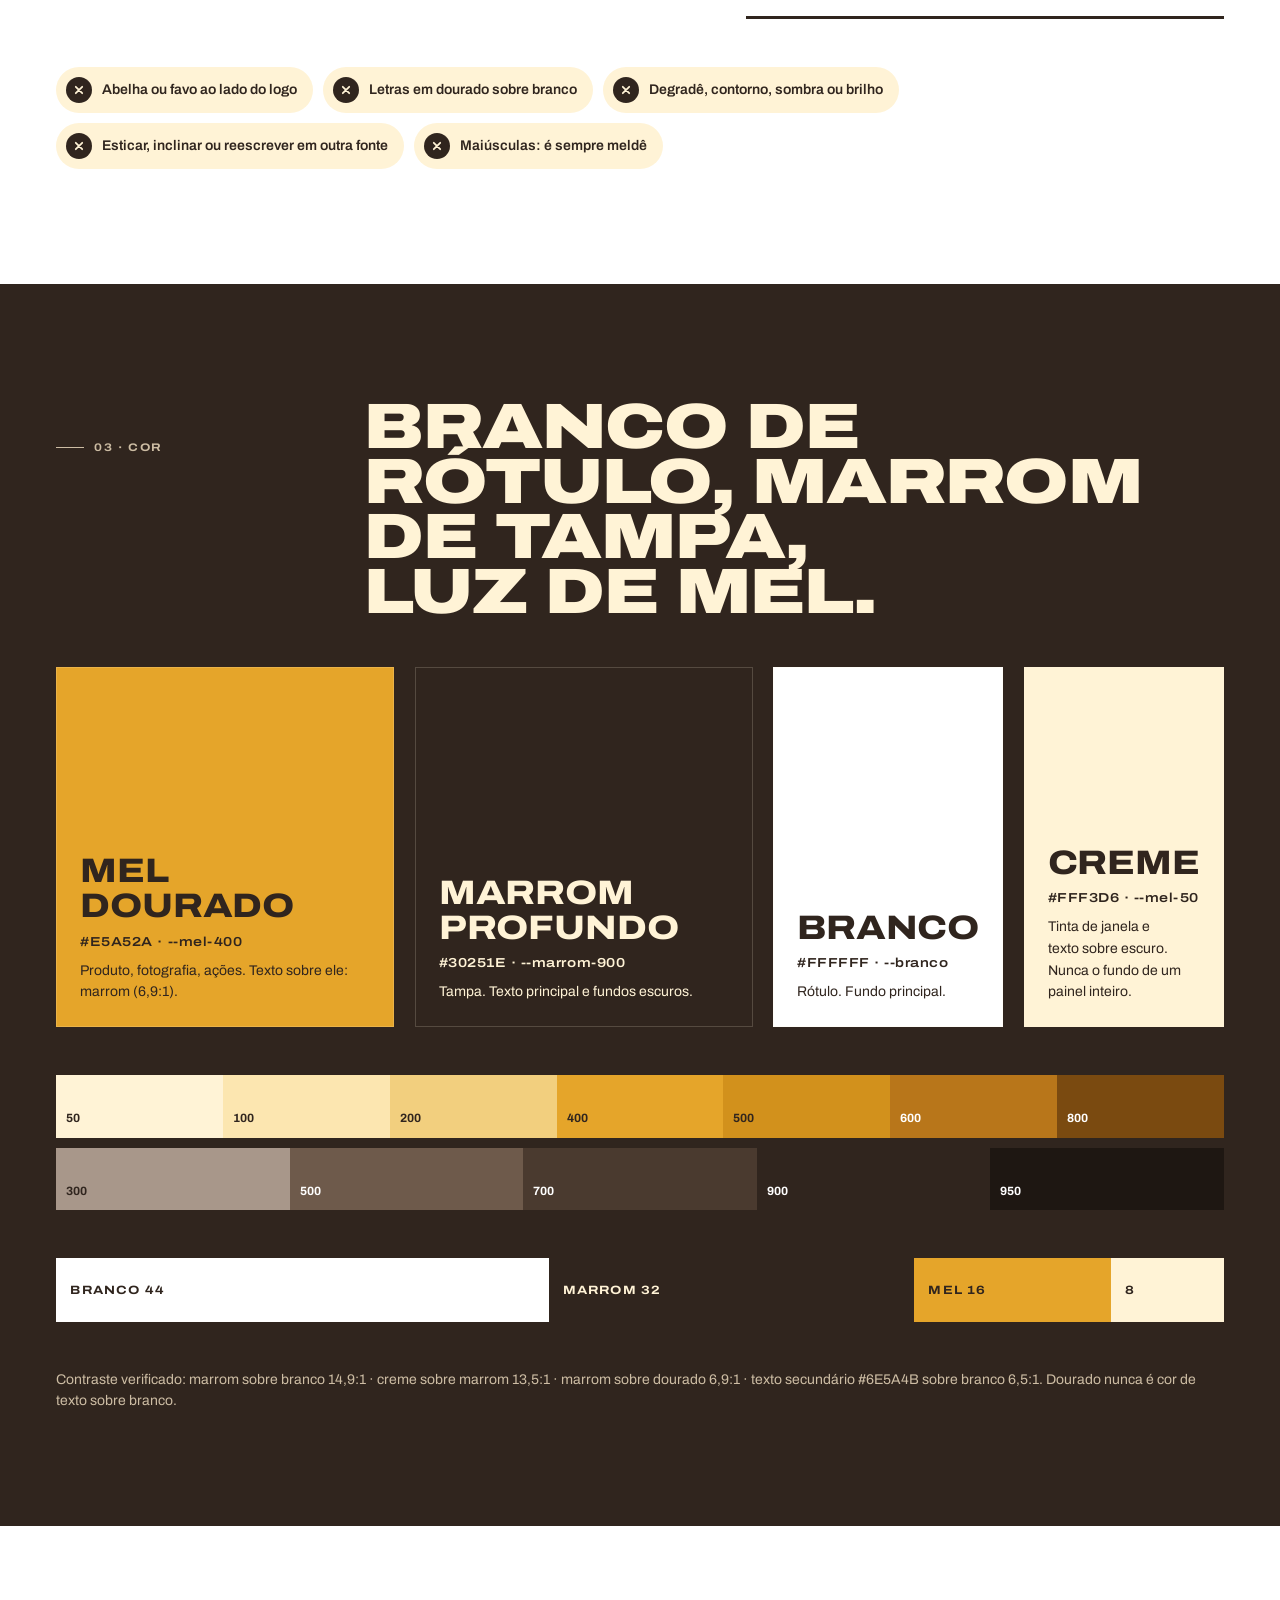
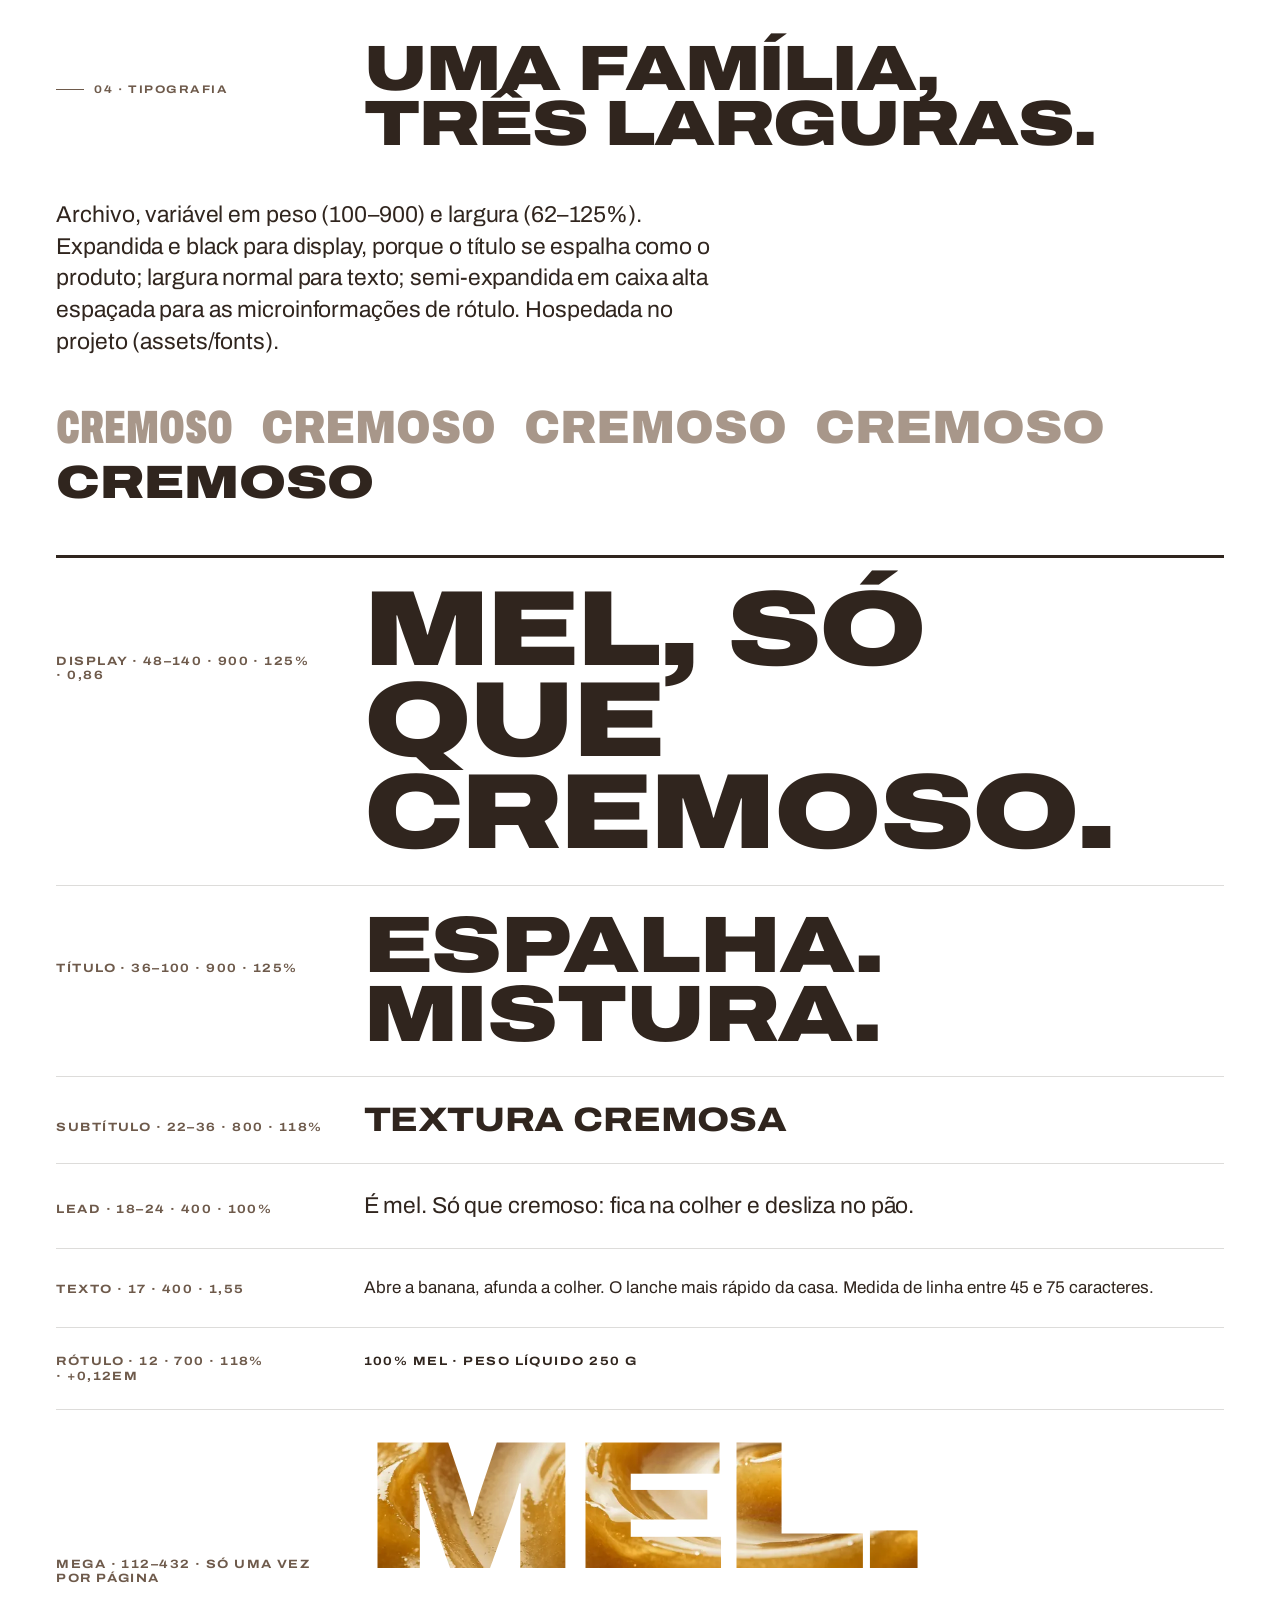
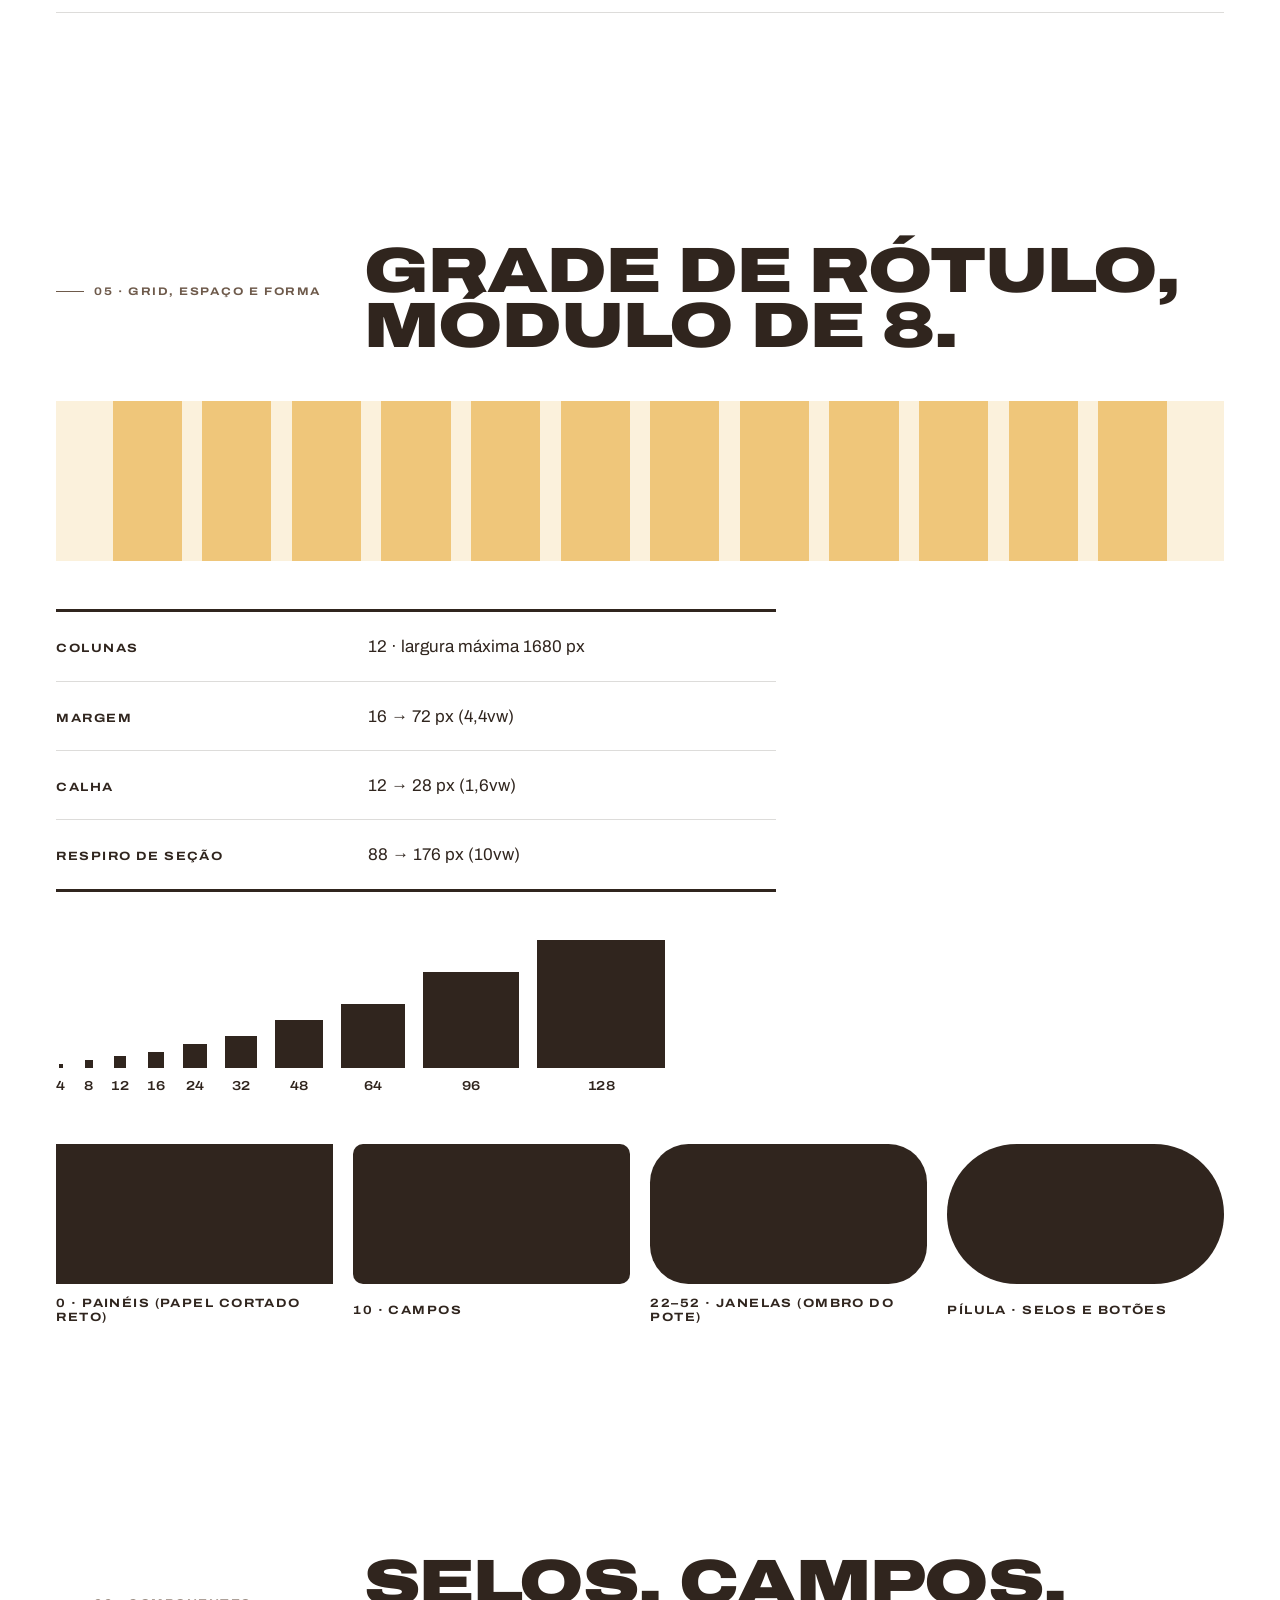
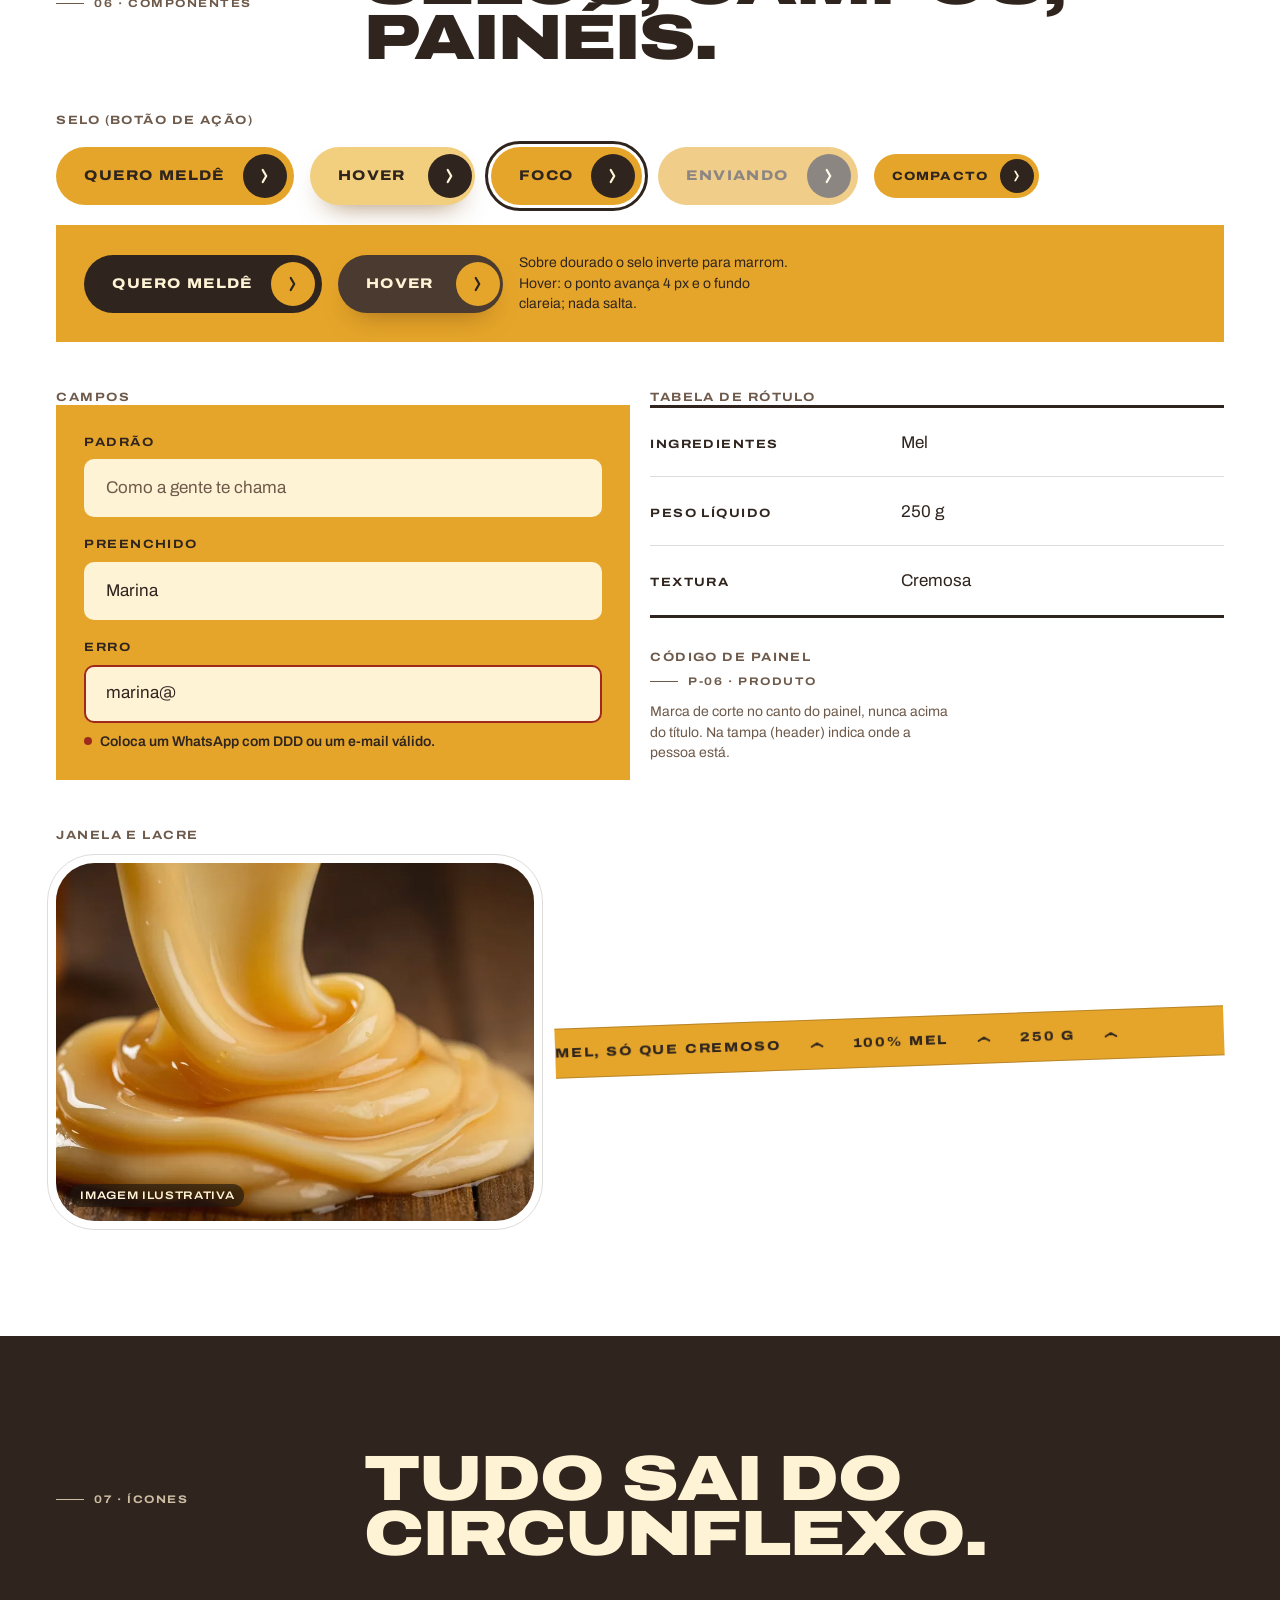
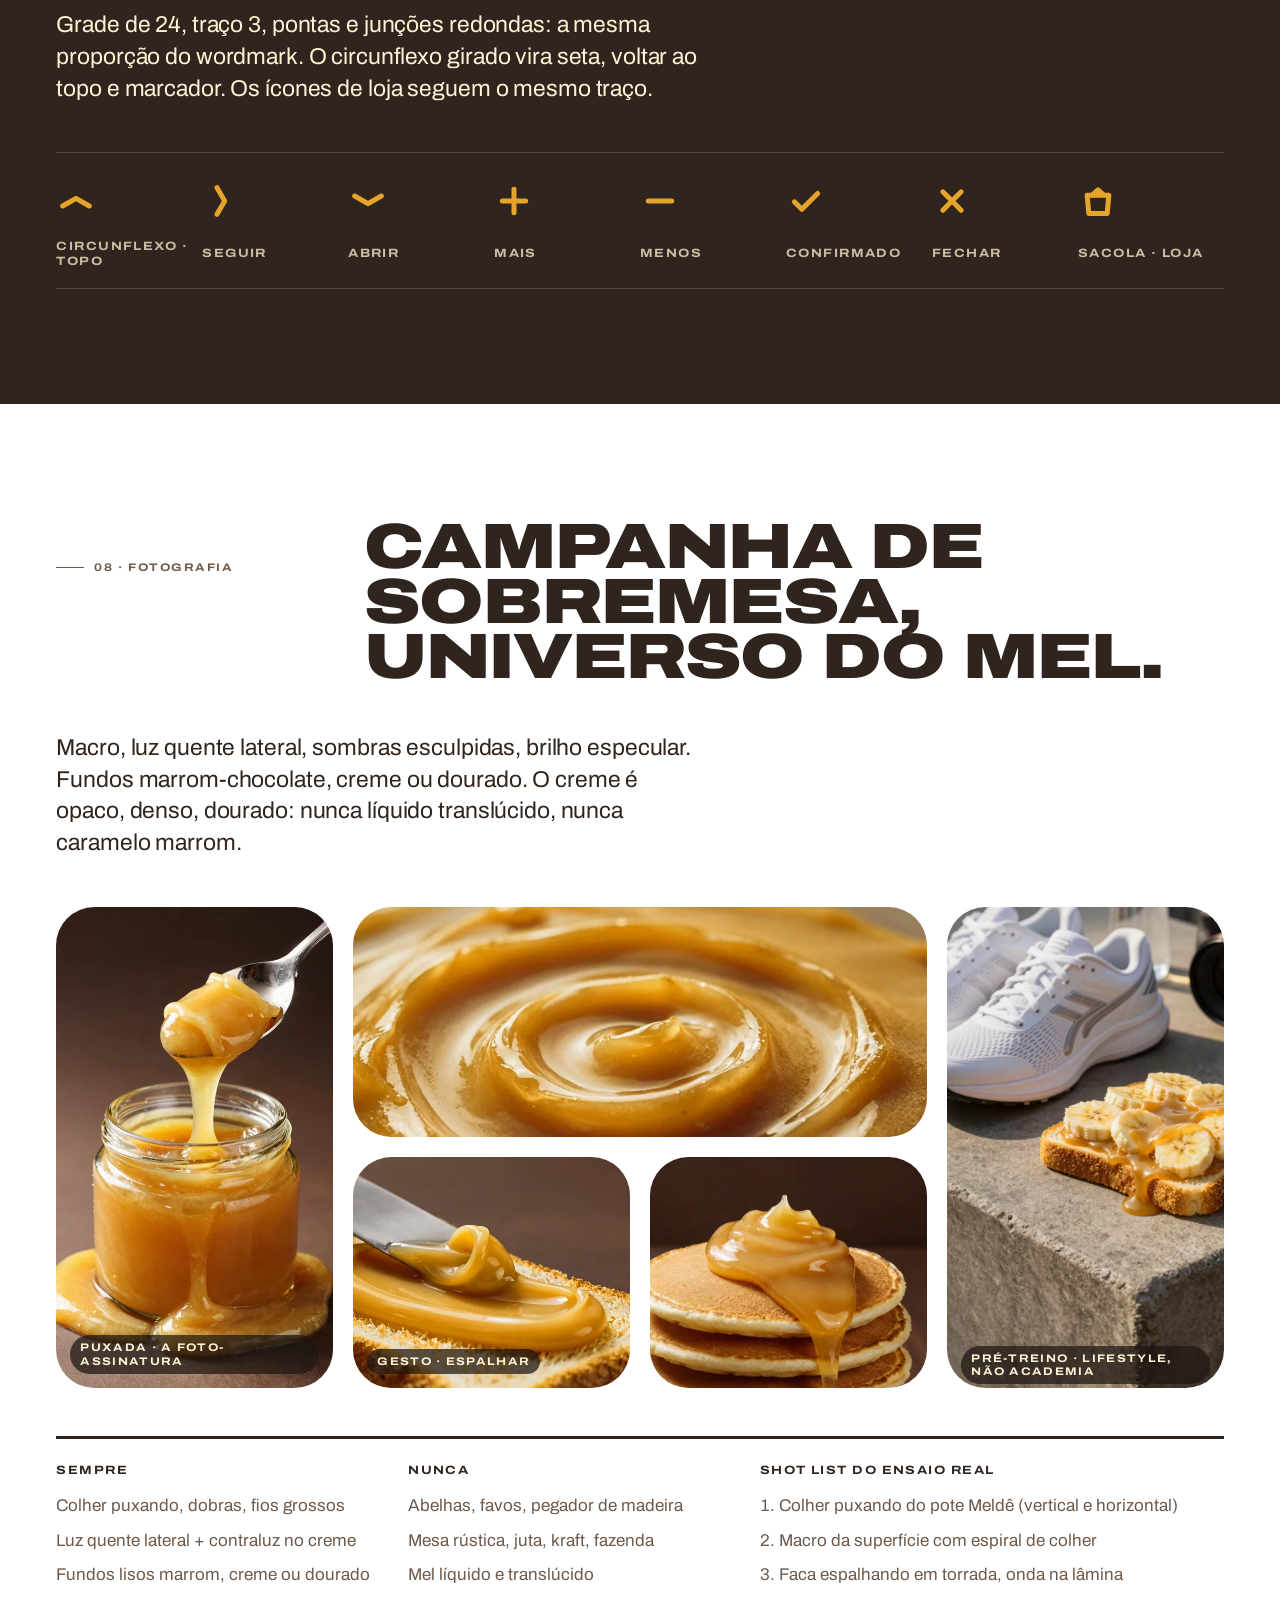
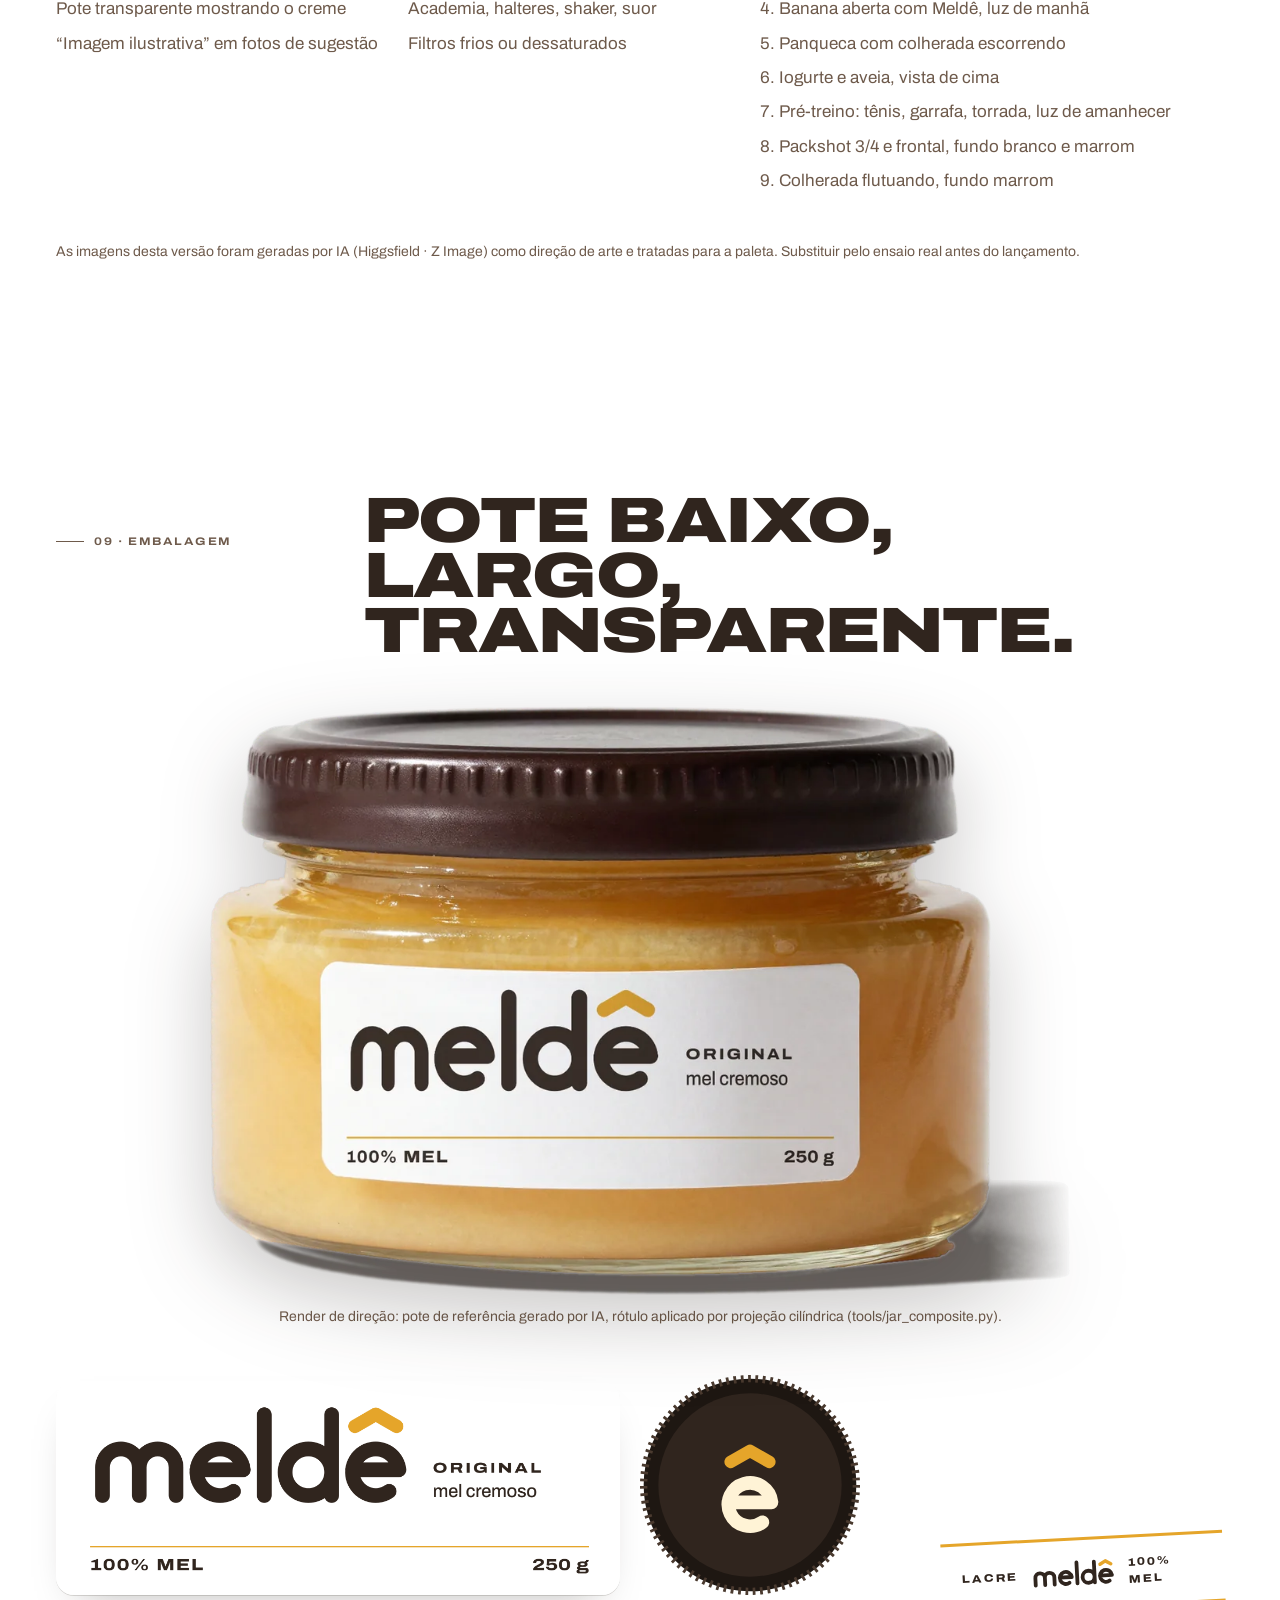
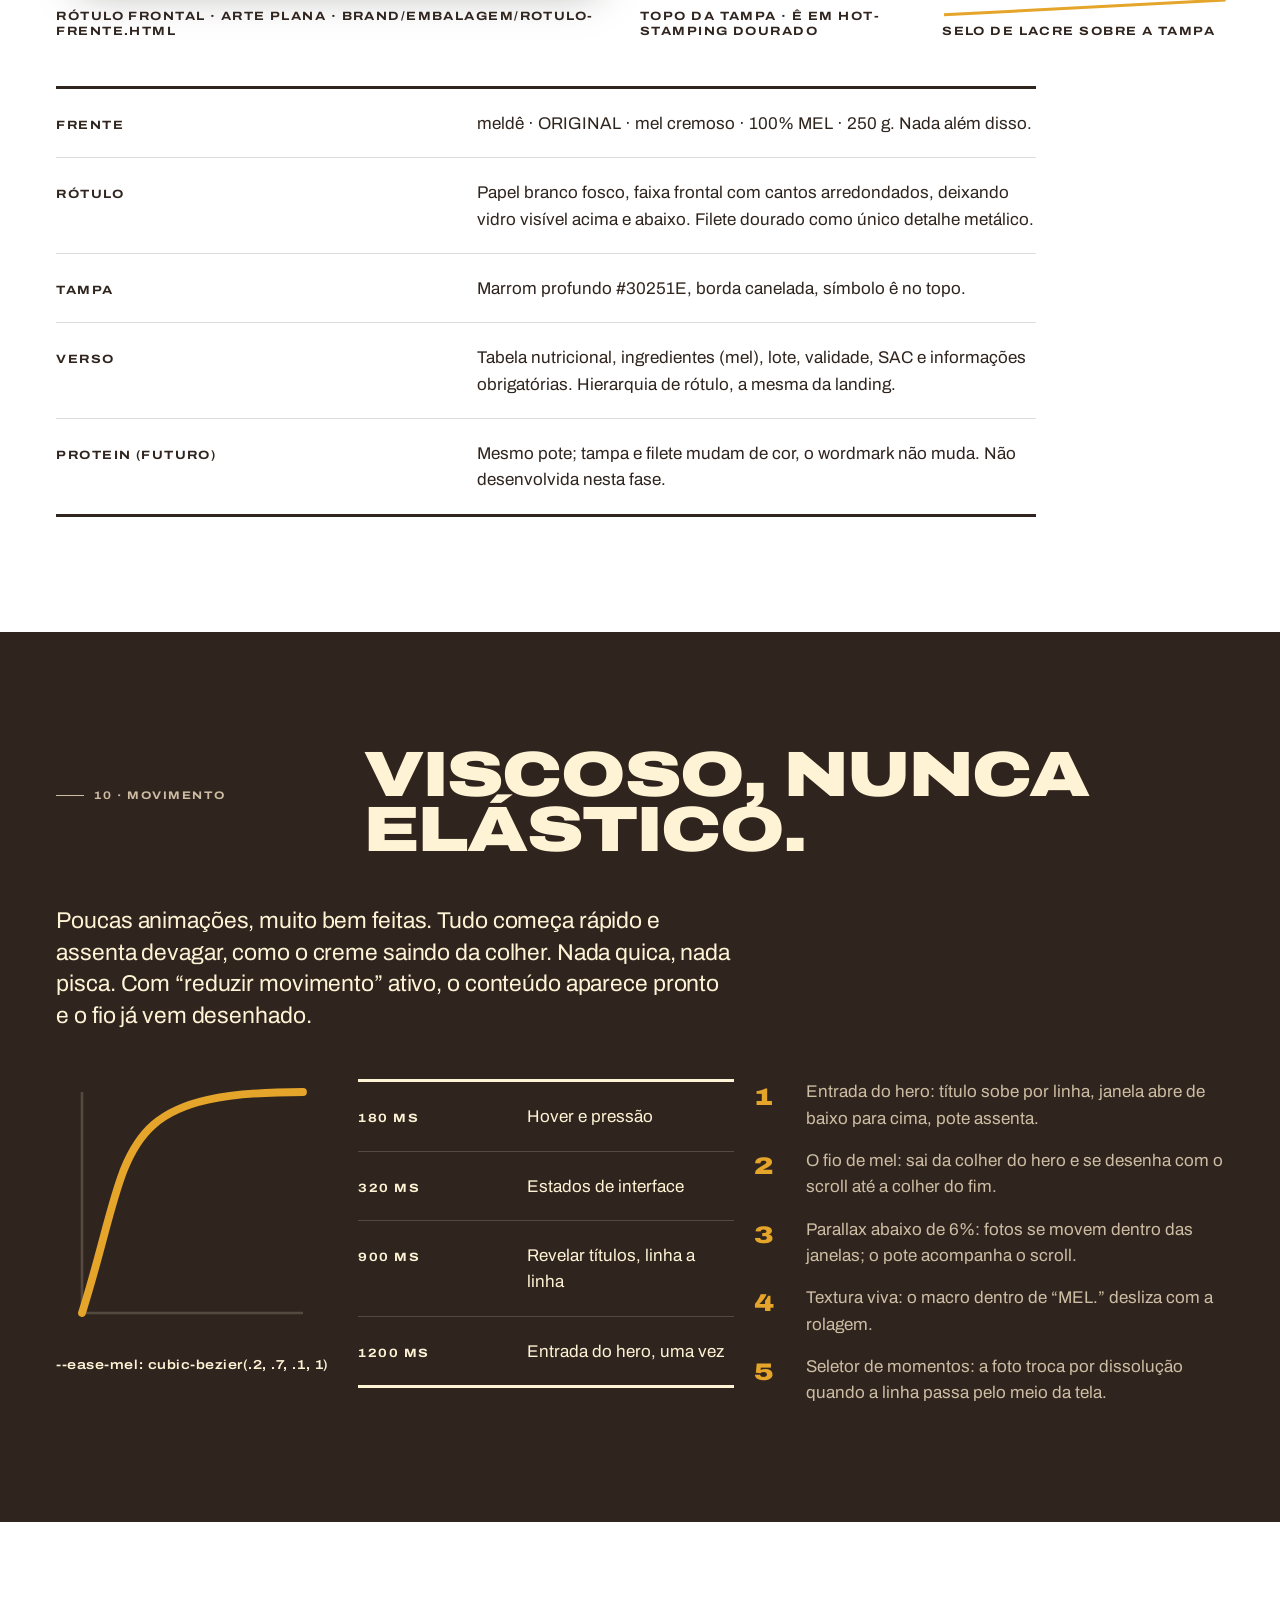
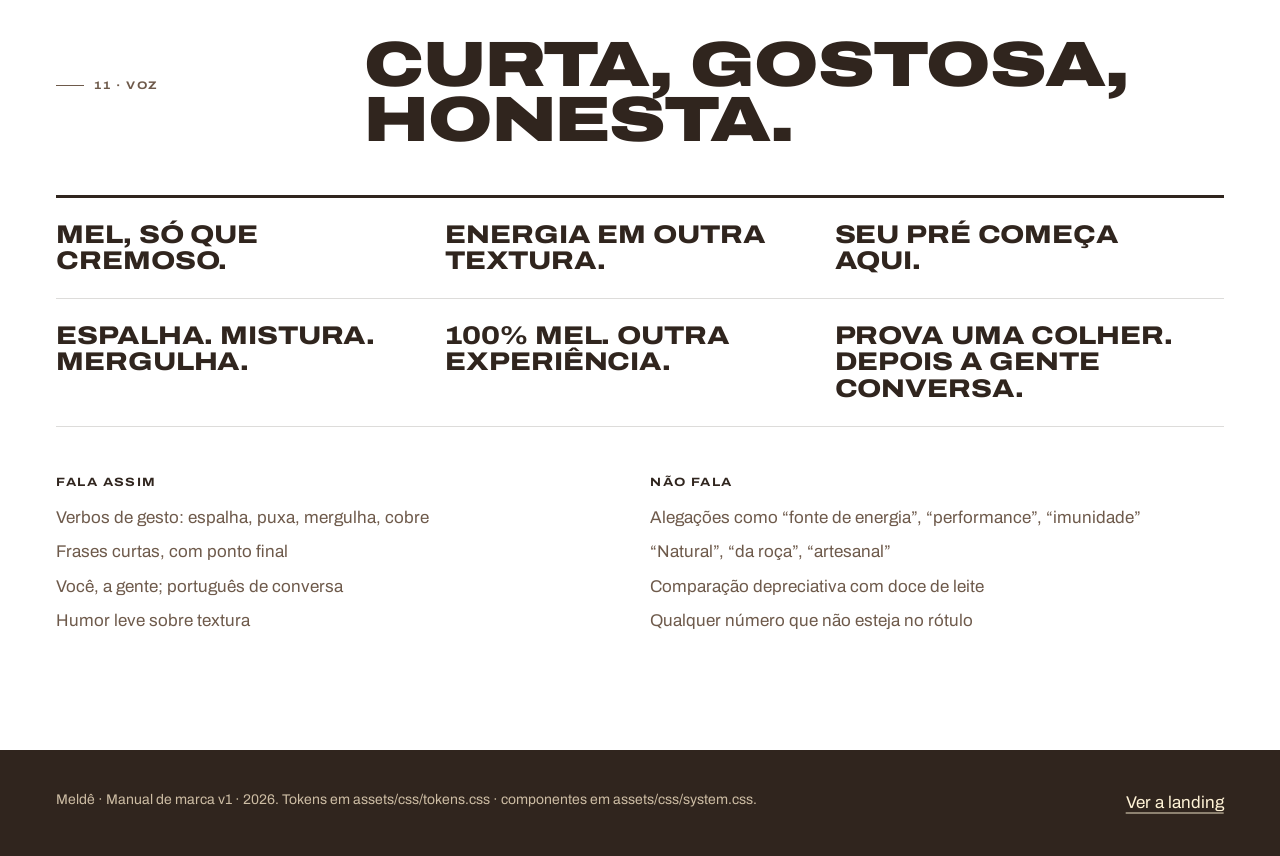
<file: marca.html>
<!doctype html>
<html lang="pt-BR">
<head>
  <meta charset="utf-8">
  <meta name="viewport" content="width=device-width, initial-scale=1">
  <title>Meldê · Manual de marca</title>
  <meta name="description" content="Identidade visual e design system da Meldê: logo, cor, tipografia, grid, componentes, ícones, fotografia, embalagem, movimento e voz.">
  <meta name="theme-color" content="#30251E">
  <link rel="icon" href="assets/brand/favicon.svg" type="image/svg+xml">
  <link rel="preload" href="assets/fonts/archivo-latin.woff2" as="font" type="font/woff2" crossorigin>
  <link rel="stylesheet" href="assets/css/tokens.css">
  <link rel="stylesheet" href="assets/css/system.css">
  <link rel="stylesheet" href="assets/css/marca.css">
</head>
<body>
  <svg width="0" height="0" style="position:absolute" aria-hidden="true" focusable="false">
    <defs>
      <symbol id="marca" viewBox="-8 36 524 176">
        <path d="M12 188V142a30 30 0 0 1 60 0v46M72 142a30 30 0 0 1 60 0v46 M166 146H241.79A38 38 0 1 0 225.80 181.13 M276 56v132 M310 150a38 38 0 1 0 76 0a38 38 0 1 0-76 0 M386 56v132 M420 146H495.79A38 38 0 1 0 479.80 181.13" fill="none" stroke="currentColor" stroke-width="24" stroke-linecap="round" stroke-linejoin="round"/>
        <path d="M424 75l34-19.6 34 19.6" fill="none" style="stroke: var(--acento, #E5A52A)" stroke-width="22" stroke-linecap="round" stroke-linejoin="round"/>
      </symbol>
      <symbol id="i-circ" viewBox="0 0 24 24"><path d="M4 15l8-4.62 8 4.62"/></symbol>
      <symbol id="i-mais" viewBox="0 0 24 24"><path d="M12 5v14M5 12h14"/></symbol>
      <symbol id="i-menos" viewBox="0 0 24 24"><path d="M5 12h14"/></symbol>
      <symbol id="i-ok" viewBox="0 0 24 24"><path d="M5 12.5l4.5 4.5L19 7.5"/></symbol>
      <symbol id="i-fecha" viewBox="0 0 24 24"><path d="M6.5 6.5l11 11M17.5 6.5l-11 11"/></symbol>
      <symbol id="i-sacola" viewBox="0 0 24 24"><path d="M5.5 8.5h13l-1 11h-11z"/><path d="M8.5 8.5l3.5-3.2 3.5 3.2"/></symbol>
    </defs>
  </svg>

  <a class="pular" href="#conteudo">Pular para o conteúdo</a>

  <header class="mm-topo no-escuro">
    <div class="mm-topo__in">
      <a class="mm-topo__marca" href="index.html" aria-label="meldê, ir para a landing"><svg viewBox="0 0 524 176" aria-hidden="true"><use href="#marca"/></svg></a>
      <p class="t-rotulo mm-topo__titulo">Manual de marca · v1 · 2026</p>
      <nav class="mm-topo__nav" aria-label="Capítulos">
        <a href="#logo">Logo</a><a href="#cor">Cor</a><a href="#tipo">Tipo</a><a href="#grid">Grid</a><a href="#componentes">Componentes</a><a href="#foto">Foto</a><a href="#embalagem">Embalagem</a><a href="#movimento">Movimento</a><a href="#voz">Voz</a>
      </nav>
    </div>
  </header>

  <main id="conteudo">
    <!-- Capa -->
    <section class="mm-capa no-escuro">
      <div class="grade">
        <svg class="mm-capa__marca" viewBox="0 0 524 176" role="img" aria-label="meldê"><use href="#marca"/></svg>
        <h1 class="t-h2 mm-capa__titulo">Mel, só que cremoso.</h1>
        <p class="t-lead mm-capa__lead">Identidade visual e design system. A base da landing de lançamento e do e-commerce que vem depois.</p>
        <dl class="mm-capa__ficha">
          <div><dt class="t-rotulo">Produto</dt><dd>Meldê Original · mel cremoso · 100% mel · 250 g</dd></div>
          <div><dt class="t-rotulo">Direção</dt><dd>O rótulo desenrolado</dd></div>
          <div><dt class="t-rotulo">Território</dt><dd>Mel + textura + energia + ritual + prazer</dd></div>
        </dl>
      </div>
    </section>

    <!-- 01 Conceito -->
    <section class="mm-sec no-branco" id="conceito">
      <div class="grade">
        <header class="mm-cab"><p class="painel-cod">01 · Conceito</p><h2 class="t-h2">A página é o rótulo.</h2></header>
        <p class="t-lead mm-col-texto">Tudo nasce do pote: o branco do rótulo e o marrom da tampa são os fundos; o dourado é a luz do produto e só aparece onde há mel ou ação. Cada tela é um painel do rótulo aberto em plano, com janelas arredondadas que deixam ver a textura, como o vidro transparente deixa ver o creme.</p>
        <ol class="mm-principios" role="list">
          <li><span class="t-num">1</span><h3 class="t-h3">Textura primeiro</h3><p>Toda superfície tem que dar vontade de provar. Fotografia macro, brilho, dobras, colher puxando.</p></li>
          <li><span class="t-num">2</span><h3 class="t-h3">Luz reservada</h3><p>O dourado é luz, não tinta: produto, fotografia e botões de ação. Nunca decoração solta.</p></li>
          <li><span class="t-num">3</span><h3 class="t-h3">Escala com coragem</h3><p>Saltos grandes entre o display e o texto. Títulos que se espalham, como o produto.</p></li>
          <li><span class="t-num">4</span><h3 class="t-h3">Honesto e curto</h3><p>100% mel é a única alegação. Nada de promessa nutricional, médica ou esportiva.</p></li>
          <li><span class="t-num">5</span><h3 class="t-h3">Sem clichê de mel</h3><p>Sem abelha desenhada, sem favo decorativo, sem pegador de madeira, sem kraft rústico.</p></li>
        </ol>
      </div>
    </section>

    <!-- 02 Logo -->
    <section class="mm-sec no-branco" id="logo">
      <div class="grade">
        <header class="mm-cab"><p class="painel-cod">02 · Logo</p><h2 class="t-h2">O ê é a assinatura.</h2></header>
        <p class="t-lead mm-col-texto">Wordmark proprietário em minúsculas, desenhado em traço redondo e pesado (espessura de 24% da altura-x). O circunflexo dourado abre a 120°, o ângulo interno do hexágono: a colmeia aparece só na geometria, nunca como desenho.</p>

        <div class="mm-logos">
          <figure class="mm-logo mm-logo--branco"><svg viewBox="0 0 524 176" role="img" aria-label="meldê sobre branco"><use href="#marca"/></svg><figcaption class="t-rotulo">Principal · sobre branco</figcaption></figure>
          <figure class="mm-logo mm-logo--marrom"><svg viewBox="0 0 524 176" role="img" aria-label="meldê sobre marrom"><use href="#marca"/></svg><figcaption class="t-rotulo">Sobre marrom da tampa</figcaption></figure>
          <figure class="mm-logo mm-logo--mel"><svg viewBox="0 0 524 176" role="img" aria-label="meldê sobre dourado"><use href="#marca"/></svg><figcaption class="t-rotulo">Sobre dourado · monocromático</figcaption></figure>
          <figure class="mm-logo mm-logo--simbolo"><img src="assets/brand/melde-simbolo.svg" width="160" height="160" alt="Símbolo meldê: a letra ê com circunflexo dourado sobre um quadrado marrom arredondado."><figcaption class="t-rotulo">Símbolo · favicon, app, redes</figcaption></figure>
        </div>

        <div class="mm-construcao">
          <figure class="mm-construcao__fig">
            <svg viewBox="-72 10 632 232" role="img" aria-label="Construção do wordmark: altura-x de 100 unidades, ascendente de 144, traço de 24 e circunflexo a 120 graus.">
              <g class="mm-guias">
                <line x1="-30" x2="550" y1="200" y2="200"/><line x1="-30" x2="550" y1="100" y2="100"/><line x1="-30" x2="550" y1="44" y2="44"/>
                <text x="-34" y="204" text-anchor="end">0</text><text x="-34" y="104" text-anchor="end">100</text><text x="-34" y="48" text-anchor="end">156</text>
              </g>
              <use href="#marca" x="0" y="0" width="524" height="176" transform="translate(-8 36)" class="mm-construcao__marca"/>
              <g class="mm-cotas">
                <path d="M424 75l34-19.6 34 19.6" /><path d="M444 63.5a24 24 0 0 0 28 0" />
                <text x="458" y="30" text-anchor="middle">120°</text>
                <line x1="276" x2="276" y1="212" y2="232"/><line x1="264" x2="288" y1="226" y2="226"/><text x="296" y="230">traço 24</text>
              </g>
            </svg>
          </figure>
          <dl class="tabela mm-construcao__regras">
            <div class="tabela__linha"><dt class="t-rotulo">Área de proteção</dt><dd>A altura do circunflexo (≈ 0,4 × altura-x) livre em volta de todo o wordmark.</dd></div>
            <div class="tabela__linha"><dt class="t-rotulo">Tamanho mínimo</dt><dd>72 px de largura em tela · 18 mm impresso. Abaixo disso, use o símbolo ê.</dd></div>
            <div class="tabela__linha"><dt class="t-rotulo">Cor</dt><dd>Letras em marrom #30251E ou creme #FFF3D6; circunflexo em dourado #E5A52A. Sobre dourado, tudo em marrom.</dd></div>
            <div class="tabela__linha"><dt class="t-rotulo">Arquivos</dt><dd>assets/brand/: wordmark, wordmark-creme, wordmark-branco, wordmark-marrom, simbolo, favicon, circunflexo.</dd></div>
          </dl>
        </div>

        <ul class="mm-nao" role="list">
          <li><span class="mm-nao__x" aria-hidden="true"><svg class="ic"><use href="#i-fecha"/></svg></span>Abelha ou favo ao lado do logo</li>
          <li><span class="mm-nao__x" aria-hidden="true"><svg class="ic"><use href="#i-fecha"/></svg></span>Letras em dourado sobre branco</li>
          <li><span class="mm-nao__x" aria-hidden="true"><svg class="ic"><use href="#i-fecha"/></svg></span>Degradê, contorno, sombra ou brilho</li>
          <li><span class="mm-nao__x" aria-hidden="true"><svg class="ic"><use href="#i-fecha"/></svg></span>Esticar, inclinar ou reescrever em outra fonte</li>
          <li><span class="mm-nao__x" aria-hidden="true"><svg class="ic"><use href="#i-fecha"/></svg></span>Maiúsculas: é sempre meldê</li>
        </ul>
      </div>
    </section>

    <!-- 03 Cor -->
    <section class="mm-sec no-escuro" id="cor">
      <div class="grade">
        <header class="mm-cab"><p class="painel-cod">03 · Cor</p><h2 class="t-h2">Branco de rótulo, marrom de tampa, luz de mel.</h2></header>
        <div class="mm-cores">
          <div class="mm-cor mm-cor--g" style="--c:#E5A52A;--t:#30251E"><span class="t-h3">Mel dourado</span><code>#E5A52A · --mel-400</code><p>Produto, fotografia, ações. Texto sobre ele: marrom (6,9:1).</p></div>
          <div class="mm-cor mm-cor--g" style="--c:#30251E;--t:#FFF3D6"><span class="t-h3">Marrom profundo</span><code>#30251E · --marrom-900</code><p>Tampa. Texto principal e fundos escuros.</p></div>
          <div class="mm-cor" style="--c:#FFFFFF;--t:#30251E"><span class="t-h3">Branco</span><code>#FFFFFF · --branco</code><p>Rótulo. Fundo principal.</p></div>
          <div class="mm-cor" style="--c:#FFF3D6;--t:#30251E"><span class="t-h3">Creme</span><code>#FFF3D6 · --mel-50</code><p>Tinta de janela e texto sobre escuro. Nunca o fundo de um painel inteiro.</p></div>
        </div>
        <div class="mm-rampas">
          <div class="mm-rampa">
            <span style="--c:#FFF3D6">50</span><span style="--c:#FCE6B0">100</span><span style="--c:#F2CF7E">200</span><span style="--c:#E5A52A">400</span><span style="--c:#D2911C">500</span><span style="--c:#B8761A;--t:#fff">600</span><span style="--c:#7A4A10;--t:#fff">800</span>
          </div>
          <div class="mm-rampa">
            <span style="--c:#A8978A">300</span><span style="--c:#6E5A4B;--t:#fff">500</span><span style="--c:#4A3A2F;--t:#fff">700</span><span style="--c:#30251E;--t:#fff">900</span><span style="--c:#1E1712;--t:#fff">950</span>
          </div>
        </div>
        <div class="mm-proporcao" aria-label="Proporção de uso: branco 44%, marrom 32%, dourado 16%, creme 8%.">
          <span style="--w:44;--c:#FFFFFF;--t:#30251E">Branco 44</span><span style="--w:32;--c:#30251E;--t:#FFF3D6">Marrom 32</span><span style="--w:16;--c:#E5A52A;--t:#30251E">Mel 16</span><span style="--w:8;--c:#FFF3D6;--t:#30251E">8</span>
        </div>
        <p class="t-nota mm-nota-escura">Contraste verificado: marrom sobre branco 14,9:1 · creme sobre marrom 13,5:1 · marrom sobre dourado 6,9:1 · texto secundário #6E5A4B sobre branco 6,5:1. Dourado nunca é cor de texto sobre branco.</p>
      </div>
    </section>

    <!-- 04 Tipografia -->
    <section class="mm-sec no-branco" id="tipo">
      <div class="grade">
        <header class="mm-cab"><p class="painel-cod">04 · Tipografia</p><h2 class="t-h2">Uma família, três larguras.</h2></header>
        <p class="t-lead mm-col-texto">Archivo, variável em peso (100–900) e largura (62–125%). Expandida e black para display, porque o título se espalha como o produto; largura normal para texto; semi-expandida em caixa alta espaçada para as microinformações de rótulo. Hospedada no projeto (assets/fonts).</p>
        <div class="mm-eixo" aria-hidden="true">
          <span style="font-stretch:62%">Cremoso</span><span style="font-stretch:88%">Cremoso</span><span style="font-stretch:100%">Cremoso</span><span style="font-stretch:112%">Cremoso</span><span style="font-stretch:125%">Cremoso</span>
        </div>
        <div class="mm-escala">
          <div class="mm-tipo"><p class="mm-tipo__meta t-rotulo">Display · 48–140 · 900 · 125% · 0,86</p><p class="t-display">Mel, só que cremoso.</p></div>
          <div class="mm-tipo"><p class="mm-tipo__meta t-rotulo">Título · 36–100 · 900 · 125%</p><p class="t-h2">Espalha. Mistura.</p></div>
          <div class="mm-tipo"><p class="mm-tipo__meta t-rotulo">Subtítulo · 22–36 · 800 · 118%</p><p class="t-h3">Textura cremosa</p></div>
          <div class="mm-tipo"><p class="mm-tipo__meta t-rotulo">Lead · 18–24 · 400 · 100%</p><p class="t-lead">É mel. Só que cremoso: fica na colher e desliza no pão.</p></div>
          <div class="mm-tipo"><p class="mm-tipo__meta t-rotulo">Texto · 17 · 400 · 1,55</p><p class="t-corpo">Abre a banana, afunda a colher. O lanche mais rápido da casa. Medida de linha entre 45 e 75 caracteres.</p></div>
          <div class="mm-tipo"><p class="mm-tipo__meta t-rotulo">Rótulo · 12 · 700 · 118% · +0,12em</p><p class="t-rotulo">100% mel · peso líquido 250 g</p></div>
          <div class="mm-tipo"><p class="mm-tipo__meta t-rotulo">Mega · 112–432 · só uma vez por página</p><p class="t-mega mm-tipo__mega">Mel.</p></div>
        </div>
      </div>
    </section>

    <!-- 05 Grid -->
    <section class="mm-sec no-branco" id="grid">
      <div class="grade">
        <header class="mm-cab"><p class="painel-cod">05 · Grid, espaço e forma</p><h2 class="t-h2">Grade de rótulo, módulo de 8.</h2></header>
        <div class="mm-colunas" aria-label="Grade de 12 colunas com margens laterais e calhas.">
          <span></span><span></span><span></span><span></span><span></span><span></span><span></span><span></span><span></span><span></span><span></span><span></span>
        </div>
        <dl class="tabela mm-grid-regras">
          <div class="tabela__linha"><dt class="t-rotulo">Colunas</dt><dd>12 · largura máxima 1680 px</dd></div>
          <div class="tabela__linha"><dt class="t-rotulo">Margem</dt><dd>16 → 72 px (4,4vw)</dd></div>
          <div class="tabela__linha"><dt class="t-rotulo">Calha</dt><dd>12 → 28 px (1,6vw)</dd></div>
          <div class="tabela__linha"><dt class="t-rotulo">Respiro de seção</dt><dd>88 → 176 px (10vw)</dd></div>
        </dl>
        <div class="mm-espacos" aria-label="Escala de espaçamento">
          <div><span style="--s:4px"></span><code>4</code></div><div><span style="--s:8px"></span><code>8</code></div><div><span style="--s:12px"></span><code>12</code></div><div><span style="--s:16px"></span><code>16</code></div><div><span style="--s:24px"></span><code>24</code></div><div><span style="--s:32px"></span><code>32</code></div><div><span style="--s:48px"></span><code>48</code></div><div><span style="--s:64px"></span><code>64</code></div><div><span style="--s:96px"></span><code>96</code></div><div><span style="--s:128px"></span><code>128</code></div>
        </div>
        <div class="mm-raios">
          <figure><span style="border-radius:0"></span><figcaption class="t-rotulo">0 · painéis (papel cortado reto)</figcaption></figure>
          <figure><span style="border-radius:var(--r-campo)"></span><figcaption class="t-rotulo">10 · campos</figcaption></figure>
          <figure><span style="border-radius:var(--r-janela)"></span><figcaption class="t-rotulo">22–52 · janelas (ombro do pote)</figcaption></figure>
          <figure><span style="border-radius:var(--r-pill)"></span><figcaption class="t-rotulo">Pílula · selos e botões</figcaption></figure>
        </div>
      </div>
    </section>

    <!-- 06 Componentes -->
    <section class="mm-sec no-branco" id="componentes">
      <div class="grade">
        <header class="mm-cab"><p class="painel-cod">06 · Componentes</p><h2 class="t-h2">Selos, campos, painéis.</h2></header>

        <div class="mm-comp">
          <h3 class="t-rotulo mm-comp__tit">Selo (botão de ação)</h3>
          <div class="mm-comp__linha">
            <a class="selo" href="#componentes"><span>Quero Meldê</span><span class="selo__ponto"><svg class="ic ic--dir"><use href="#i-circ"/></svg></span></a>
            <a class="selo mm-hover" href="#componentes"><span>Hover</span><span class="selo__ponto"><svg class="ic ic--dir"><use href="#i-circ"/></svg></span></a>
            <a class="selo mm-foco" href="#componentes"><span>Foco</span><span class="selo__ponto"><svg class="ic ic--dir"><use href="#i-circ"/></svg></span></a>
            <span class="selo is-carregando" aria-disabled="true"><span>Enviando</span><span class="selo__ponto"><svg class="ic ic--dir"><use href="#i-circ"/></svg></span></span>
            <a class="selo selo--compacto" href="#componentes"><span>Compacto</span><span class="selo__ponto"><svg class="ic ic--dir"><use href="#i-circ"/></svg></span></a>
          </div>
          <div class="mm-comp__linha no-mel mm-comp__fundo">
            <a class="selo selo--escuro" href="#componentes"><span>Quero Meldê</span><span class="selo__ponto"><svg class="ic ic--dir"><use href="#i-circ"/></svg></span></a>
            <a class="selo selo--escuro mm-hover" href="#componentes"><span>Hover</span><span class="selo__ponto"><svg class="ic ic--dir"><use href="#i-circ"/></svg></span></a>
            <p class="t-nota">Sobre dourado o selo inverte para marrom. Hover: o ponto avança 4 px e o fundo clareia; nada salta.</p>
          </div>
        </div>

        <div class="mm-comp mm-comp--2">
          <div>
            <h3 class="t-rotulo mm-comp__tit">Campos</h3>
            <div class="mm-campos no-mel">
              <div class="campo"><label class="campo__rotulo" for="c1">Padrão</label><input class="campo__entrada" id="c1" placeholder="Como a gente te chama"></div>
              <div class="campo"><label class="campo__rotulo" for="c2">Preenchido</label><input class="campo__entrada" id="c2" value="Marina"></div>
              <div class="campo"><label class="campo__rotulo" for="c3">Erro</label><input class="campo__entrada" id="c3" value="marina@" aria-invalid="true" aria-describedby="c3-erro"><p class="campo__erro" id="c3-erro">Coloca um WhatsApp com DDD ou um e-mail válido.</p></div>
            </div>
          </div>
          <div>
            <h3 class="t-rotulo mm-comp__tit">Tabela de rótulo</h3>
            <dl class="tabela">
              <div class="tabela__linha"><dt class="t-rotulo">Ingredientes</dt><dd>Mel</dd></div>
              <div class="tabela__linha"><dt class="t-rotulo">Peso líquido</dt><dd>250 g</dd></div>
              <div class="tabela__linha"><dt class="t-rotulo">Textura</dt><dd>Cremosa</dd></div>
            </dl>
            <h3 class="t-rotulo mm-comp__tit mm-comp__tit--esp">Código de painel</h3>
            <p class="painel-cod">P-06 · Produto</p>
            <p class="t-nota mm-comp__nota">Marca de corte no canto do painel, nunca acima do título. Na tampa (header) indica onde a pessoa está.</p>
          </div>
        </div>

        <div class="mm-comp">
          <h3 class="t-rotulo mm-comp__tit">Janela e lacre</h3>
          <div class="mm-comp__janelas">
            <figure class="janela mm-janela"><img src="assets/img/textura-dobra-800.webp" width="800" height="682" alt="Macro de mel cremoso dobrando sobre si mesmo." loading="lazy"><figcaption class="janela__nota">Imagem ilustrativa</figcaption></figure>
            <div class="lacre mm-lacre" aria-hidden="true"><div class="lacre__trilho"><span class="lacre__item">Mel, só que cremoso<svg class="ic"><use href="#i-circ"/></svg></span><span class="lacre__item">100% mel<svg class="ic"><use href="#i-circ"/></svg></span><span class="lacre__item">250 g<svg class="ic"><use href="#i-circ"/></svg></span></div></div>
          </div>
        </div>
      </div>
    </section>

    <!-- 07 Ícones -->
    <section class="mm-sec no-escuro" id="icones">
      <div class="grade">
        <header class="mm-cab"><p class="painel-cod">07 · Ícones</p><h2 class="t-h2">Tudo sai do circunflexo.</h2></header>
        <p class="t-lead mm-col-texto">Grade de 24, traço 3, pontas e junções redondas: a mesma proporção do wordmark. O circunflexo girado vira seta, voltar ao topo e marcador. Os ícones de loja seguem o mesmo traço.</p>
        <ul class="mm-icones" role="list">
          <li><svg class="ic"><use href="#i-circ"/></svg><span class="t-rotulo">Circunflexo · topo</span></li>
          <li><svg class="ic ic--dir"><use href="#i-circ"/></svg><span class="t-rotulo">Seguir</span></li>
          <li><svg class="ic ic--baixo"><use href="#i-circ"/></svg><span class="t-rotulo">Abrir</span></li>
          <li><svg class="ic"><use href="#i-mais"/></svg><span class="t-rotulo">Mais</span></li>
          <li><svg class="ic"><use href="#i-menos"/></svg><span class="t-rotulo">Menos</span></li>
          <li><svg class="ic"><use href="#i-ok"/></svg><span class="t-rotulo">Confirmado</span></li>
          <li><svg class="ic"><use href="#i-fecha"/></svg><span class="t-rotulo">Fechar</span></li>
          <li><svg class="ic"><use href="#i-sacola"/></svg><span class="t-rotulo">Sacola · loja</span></li>
        </ul>
      </div>
    </section>

    <!-- 08 Fotografia -->
    <section class="mm-sec no-branco" id="foto">
      <div class="grade">
        <header class="mm-cab"><p class="painel-cod">08 · Fotografia</p><h2 class="t-h2">Campanha de sobremesa, universo do mel.</h2></header>
        <p class="t-lead mm-col-texto">Macro, luz quente lateral, sombras esculpidas, brilho especular. Fundos marrom-chocolate, creme ou dourado. O creme é opaco, denso, dourado: nunca líquido translúcido, nunca caramelo marrom.</p>
        <div class="mm-fotos">
          <figure class="mm-foto mm-foto--alta"><img src="assets/img/colher-puxa-720.webp" width="720" height="960" loading="lazy" alt="Colher puxando uma dobra de mel cremoso de um pote transbordando."><figcaption class="t-rotulo">Puxada · a foto-assinatura</figcaption></figure>
          <figure class="mm-foto"><img src="assets/img/textura-macro-800.webp" width="800" height="450" loading="lazy" alt="Macro da superfície de mel cremoso em espiral."><figcaption class="t-rotulo">Macro extremo · textura como fundo</figcaption></figure>
          <figure class="mm-foto"><img src="assets/img/textura-faca-800.webp" width="800" height="450" loading="lazy" alt="Faca arrastando uma onda de mel cremoso sobre torrada."><figcaption class="t-rotulo">Gesto · espalhar</figcaption></figure>
          <figure class="mm-foto"><img src="assets/img/momento-panqueca-720.webp" width="720" height="960" loading="lazy" alt="Panquecas com mel cremoso escorrendo."><figcaption class="t-rotulo">Momento · escorrer devagar</figcaption></figure>
          <figure class="mm-foto"><img src="assets/img/momento-pre-720.webp" width="720" height="1280" loading="lazy" alt="Torrada com banana e mel cremoso ao lado de tênis de corrida."><figcaption class="t-rotulo">Pré-treino · lifestyle, não academia</figcaption></figure>
        </div>
        <div class="mm-regras-foto">
          <div><h3 class="t-rotulo">Sempre</h3><ul role="list"><li>Colher puxando, dobras, fios grossos</li><li>Luz quente lateral + contraluz no creme</li><li>Fundos lisos marrom, creme ou dourado</li><li>Pote transparente mostrando o creme</li><li>“Imagem ilustrativa” em fotos de sugestão</li></ul></div>
          <div><h3 class="t-rotulo">Nunca</h3><ul role="list"><li>Abelhas, favos, pegador de madeira</li><li>Mesa rústica, juta, kraft, fazenda</li><li>Mel líquido e translúcido</li><li>Academia, halteres, shaker, suor</li><li>Filtros frios ou dessaturados</li></ul></div>
          <div><h3 class="t-rotulo">Shot list do ensaio real</h3><ol role="list"><li>Colher puxando do pote Meldê (vertical e horizontal)</li><li>Macro da superfície com espiral de colher</li><li>Faca espalhando em torrada, onda na lâmina</li><li>Banana aberta com Meldê, luz de manhã</li><li>Panqueca com colherada escorrendo</li><li>Iogurte e aveia, vista de cima</li><li>Pré-treino: tênis, garrafa, torrada, luz de amanhecer</li><li>Packshot 3/4 e frontal, fundo branco e marrom</li><li>Colherada flutuando, fundo marrom</li></ol></div>
        </div>
        <p class="t-nota">As imagens desta versão foram geradas por IA (Higgsfield · Z Image) como direção de arte e tratadas para a paleta. Substituir pelo ensaio real antes do lançamento.</p>
      </div>
    </section>

    <!-- 09 Embalagem -->
    <section class="mm-sec no-branco" id="embalagem">
      <div class="grade">
        <header class="mm-cab"><p class="painel-cod">09 · Embalagem</p><h2 class="t-h2">Pote baixo, largo, transparente.</h2></header>
        <figure class="mm-pote"><img src="assets/img/pote-original-1100.webp" width="1100" height="753" loading="lazy" alt="Pote de Meldê Original com rótulo aplicado: tampa marrom canelada, vidro transparente e creme dourado."><figcaption class="t-nota">Render de direção: pote de referência gerado por IA, rótulo aplicado por projeção cilíndrica (tools/jar_composite.py).</figcaption></figure>
        <div class="mm-emb">
          <figure class="mm-emb__rotulo"><img src="brand/embalagem/rotulo-frente@2x.png" width="1054" height="400" loading="lazy" alt="Arte plana do rótulo frontal: meldê, ORIGINAL, mel cremoso, 100% MEL e 250 g."><figcaption class="t-rotulo">Rótulo frontal · arte plana · brand/embalagem/rotulo-frente.html</figcaption></figure>
          <figure class="mm-emb__tampa">
            <svg viewBox="0 0 240 240" role="img" aria-label="Topo da tampa: disco marrom com borda canelada e o símbolo ê em dourado no centro.">
              <circle cx="120" cy="120" r="116" fill="#1E1712"/>
              <circle cx="120" cy="120" r="116" fill="none" stroke="#4A3A2F" stroke-width="8" stroke-dasharray="3 5"/>
              <circle cx="120" cy="120" r="100" fill="#30251E"/>
              <g transform="translate(120 124) scale(.62) translate(-458 -122)" fill="none" stroke-linecap="round" stroke-linejoin="round">
                <path d="M420 146H495.79A38 38 0 1 0 479.80 181.13" stroke="#FFF3D6" stroke-width="24"/>
                <path d="M424 75l34-19.6 34 19.6" stroke="#E5A52A" stroke-width="22"/>
              </g>
            </svg>
            <figcaption class="t-rotulo">Topo da tampa · ê em hot-stamping dourado</figcaption>
          </figure>
          <figure class="mm-emb__lacre">
            <div class="mm-selo-tampa"><span>lacre</span><svg viewBox="0 0 524 176" aria-hidden="true"><use href="#marca"/></svg><span>100% mel</span></div>
            <figcaption class="t-rotulo">Selo de lacre sobre a tampa</figcaption>
          </figure>
        </div>
        <dl class="tabela mm-emb__spec">
          <div class="tabela__linha"><dt class="t-rotulo">Frente</dt><dd>meldê · ORIGINAL · mel cremoso · 100% MEL · 250 g. Nada além disso.</dd></div>
          <div class="tabela__linha"><dt class="t-rotulo">Rótulo</dt><dd>Papel branco fosco, faixa frontal com cantos arredondados, deixando vidro visível acima e abaixo. Filete dourado como único detalhe metálico.</dd></div>
          <div class="tabela__linha"><dt class="t-rotulo">Tampa</dt><dd>Marrom profundo #30251E, borda canelada, símbolo ê no topo.</dd></div>
          <div class="tabela__linha"><dt class="t-rotulo">Verso</dt><dd>Tabela nutricional, ingredientes (mel), lote, validade, SAC e informações obrigatórias. Hierarquia de rótulo, a mesma da landing.</dd></div>
          <div class="tabela__linha"><dt class="t-rotulo">Protein (futuro)</dt><dd>Mesmo pote; tampa e filete mudam de cor, o wordmark não muda. Não desenvolvida nesta fase.</dd></div>
        </dl>
      </div>
    </section>

    <!-- 10 Movimento -->
    <section class="mm-sec no-escuro" id="movimento">
      <div class="grade">
        <header class="mm-cab"><p class="painel-cod">10 · Movimento</p><h2 class="t-h2">Viscoso, nunca elástico.</h2></header>
        <p class="t-lead mm-col-texto">Poucas animações, muito bem feitas. Tudo começa rápido e assenta devagar, como o creme saindo da colher. Nada quica, nada pisca. Com “reduzir movimento” ativo, o conteúdo aparece pronto e o fio já vem desenhado.</p>
        <div class="mm-mov">
          <figure class="mm-curva">
            <svg viewBox="0 0 200 200" role="img" aria-label="Curva de aceleração ease-mel: sobe rápido e assenta devagar."><path class="mm-curva__eixo" d="M20 180H190M20 180V10"/><path class="mm-curva__linha" d="M20 180C60 54 40 10 190 10"/></svg>
            <figcaption><code>--ease-mel: cubic-bezier(.2, .7, .1, 1)</code></figcaption>
          </figure>
          <dl class="tabela mm-mov__tabela">
            <div class="tabela__linha"><dt class="t-rotulo">180 ms</dt><dd>Hover e pressão</dd></div>
            <div class="tabela__linha"><dt class="t-rotulo">320 ms</dt><dd>Estados de interface</dd></div>
            <div class="tabela__linha"><dt class="t-rotulo">900 ms</dt><dd>Revelar títulos, linha a linha</dd></div>
            <div class="tabela__linha"><dt class="t-rotulo">1200 ms</dt><dd>Entrada do hero, uma vez</dd></div>
          </dl>
          <ol class="mm-mov__lista" role="list">
            <li><span class="t-num">1</span>Entrada do hero: título sobe por linha, janela abre de baixo para cima, pote assenta.</li>
            <li><span class="t-num">2</span>O fio de mel: sai da colher do hero e se desenha com o scroll até a colher do fim.</li>
            <li><span class="t-num">3</span>Parallax abaixo de 6%: fotos se movem dentro das janelas; o pote acompanha o scroll.</li>
            <li><span class="t-num">4</span>Textura viva: o macro dentro de “MEL.” desliza com a rolagem.</li>
            <li><span class="t-num">5</span>Seletor de momentos: a foto troca por dissolução quando a linha passa pelo meio da tela.</li>
          </ol>
        </div>
      </div>
    </section>

    <!-- 11 Voz -->
    <section class="mm-sec no-branco" id="voz">
      <div class="grade">
        <header class="mm-cab"><p class="painel-cod">11 · Voz</p><h2 class="t-h2">Curta, gostosa, honesta.</h2></header>
        <ul class="mm-frases" role="list">
          <li class="t-h3">Mel, só que cremoso.</li>
          <li class="t-h3">Energia em outra textura.</li>
          <li class="t-h3">Seu pré começa aqui.</li>
          <li class="t-h3">Espalha. Mistura. Mergulha.</li>
          <li class="t-h3">100% mel. Outra experiência.</li>
          <li class="t-h3">Prova uma colher. Depois a gente conversa.</li>
        </ul>
        <div class="mm-voz">
          <div><h3 class="t-rotulo">Fala assim</h3><ul role="list"><li>Verbos de gesto: espalha, puxa, mergulha, cobre</li><li>Frases curtas, com ponto final</li><li>Você, a gente; português de conversa</li><li>Humor leve sobre textura</li></ul></div>
          <div><h3 class="t-rotulo">Não fala</h3><ul role="list"><li>Alegações como “fonte de energia”, “performance”, “imunidade”</li><li>“Natural”, “da roça”, “artesanal”</li><li>Comparação depreciativa com doce de leite</li><li>Qualquer número que não esteja no rótulo</li></ul></div>
        </div>
      </div>
    </section>
  </main>

  <footer class="rodape no-escuro mm-rodape">
    <div class="grade">
      <p class="t-nota">Meldê · Manual de marca v1 · 2026. Tokens em assets/css/tokens.css · componentes em assets/css/system.css.</p>
      <a class="link" href="index.html">Ver a landing</a>
    </div>
  </footer>
</body>
</html>
</file>
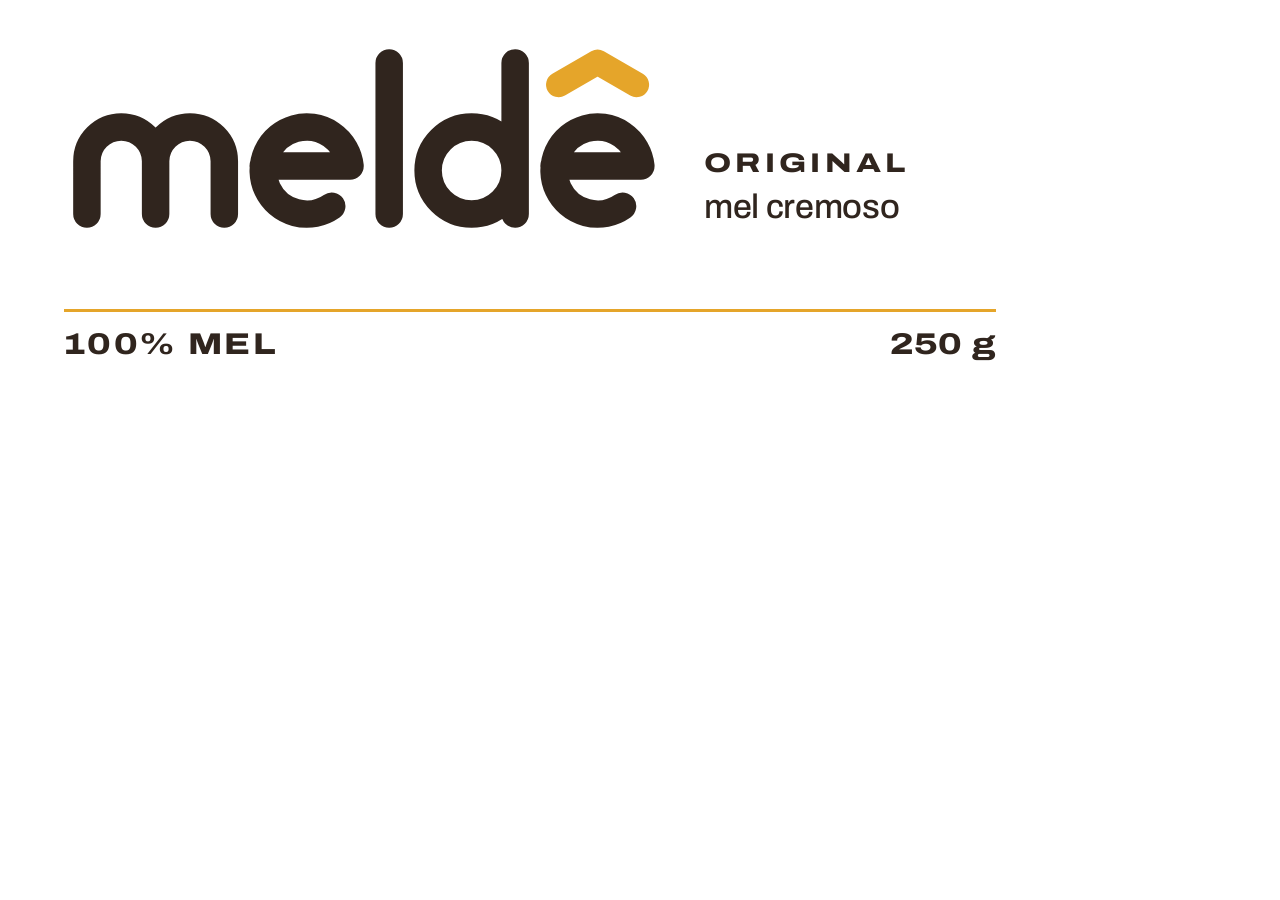
<file: brand/embalagem/rotulo-frente.html>
<!doctype html>
<html lang="pt-BR"><meta charset="utf-8">
<title>Rótulo frente · Meldê Original 250 g</title>
<style>
@font-face{font-family:Archivo;src:url(../../assets/fonts/archivo-latin.woff2) format("woff2");font-weight:100 900;font-stretch:62% 125%}
:root{--marrom:#30251E;--mel:#E5A52A}
*{margin:0;box-sizing:border-box}
html,body{width:1054px;height:400px;background:#fff;overflow:hidden}
.rotulo{position:relative;width:1054px;height:400px;padding:46px 58px 40px 64px;color:var(--marrom);font-family:Archivo,sans-serif;display:grid;grid-template-columns:600px 1fr;grid-template-rows:1fr auto;column-gap:40px}
.marca{align-self:start;width:600px;margin-top:-6px}
.marca svg{display:block;width:100%;height:auto}
.desc{align-self:center;display:flex;flex-direction:column;gap:10px;padding-top:18px}
.linha{font-stretch:125%;font-weight:800;font-size:27px;letter-spacing:.16em;text-transform:uppercase}
.tipo{font-weight:500;font-size:34px;letter-spacing:-.01em}
.base{grid-column:1/-1;display:flex;justify-content:space-between;align-items:baseline;border-top:3px solid var(--mel);padding-top:16px;font-stretch:125%;font-weight:800;font-size:30px;letter-spacing:.08em;text-transform:uppercase}
.base span:last-child{letter-spacing:.02em;text-transform:none}
</style>
<div class="rotulo">
  <div class="marca"><svg viewBox="-8 36 524 176" fill="none" stroke-linecap="round" stroke-linejoin="round" role="img" aria-label="meldê"><path d="M12 188V142a30 30 0 0 1 60 0v46M72 142a30 30 0 0 1 60 0v46 M166 146H241.79A38 38 0 1 0 225.80 181.13 M276 56v132 M310 150a38 38 0 1 0 76 0a38 38 0 1 0-76 0 M386 56v132 M420 146H495.79A38 38 0 1 0 479.80 181.13" stroke="#30251E" stroke-width="24"/><path d="M424 75l34-19.6 34 19.6" stroke="#E5A52A" stroke-width="22"/></svg></div>
  <div class="desc"><span class="linha">Original</span><span class="tipo">mel cremoso</span></div>
  <div class="base"><span>100% mel</span><span>250 g</span></div>
</div>
</html>
</file>
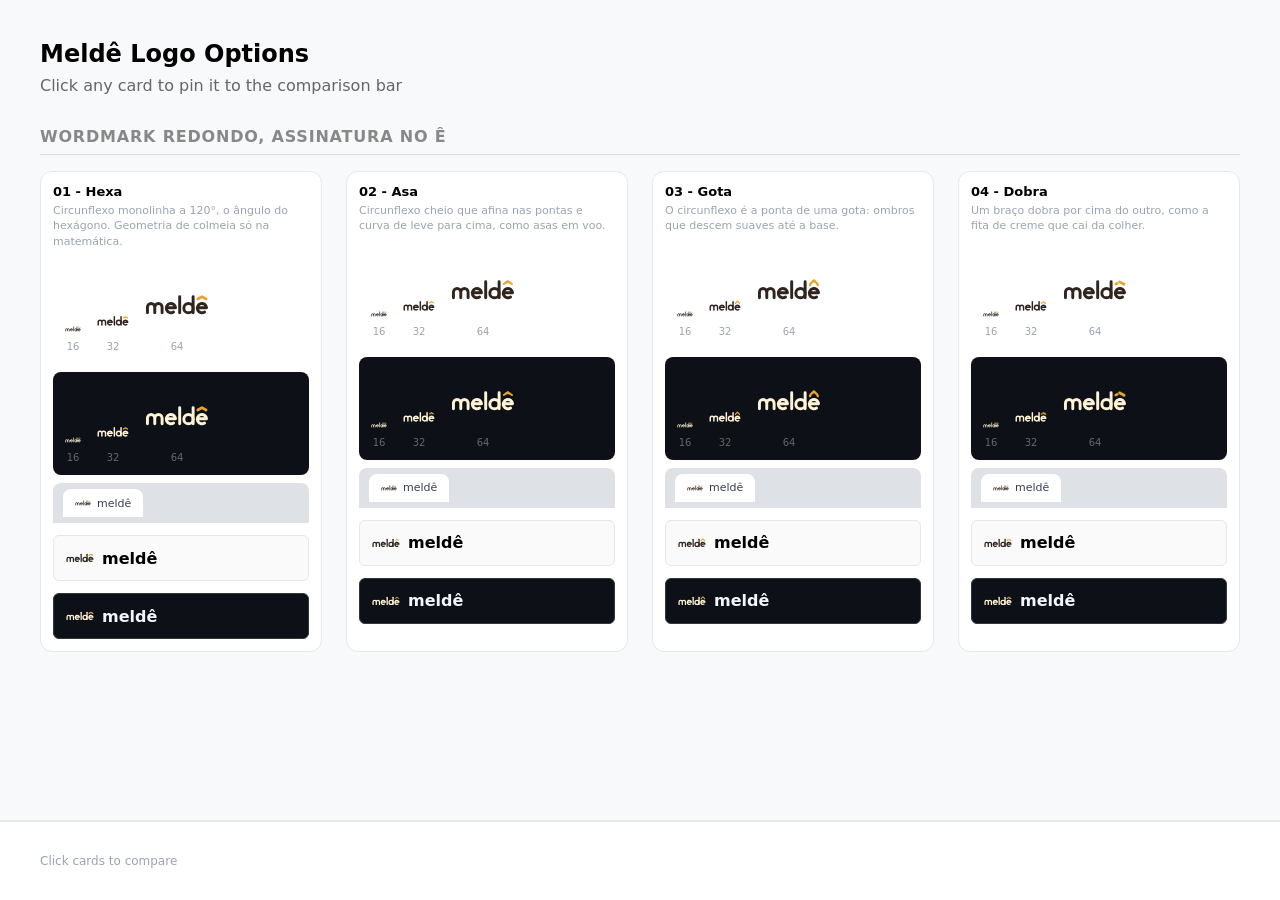
<file: brand/logo-explore/preview.html>
<!DOCTYPE html>
<html lang="en">
<head>
<meta charset="utf-8">
<title>Logo Options</title>
<style>
  * { margin: 0; padding: 0; box-sizing: border-box; }
  body { font-family: system-ui, sans-serif; padding: 40px 40px 120px; background: #f8f9fa; }
  h1 { margin-bottom: 8px; font-size: 24px; }
  .sub { color: #666; margin-bottom: 32px; }
  .section { margin-bottom: 48px; }
  .section h2 { font-size: 16px; color: #888; text-transform: uppercase; letter-spacing: 0.05em;
    margin-bottom: 16px; border-bottom: 1px solid #ddd; padding-bottom: 8px; }
  .grid { display: grid; grid-template-columns: repeat(auto-fill, minmax(240px, 1fr)); gap: 24px; }
  .card { background: white; border-radius: 12px; padding: 12px; border: 1px solid #e5e7eb;
    cursor: pointer; transition: outline 0.15s; }
  .card h3 { font-size: 13px; font-weight: 600; margin-bottom: 4px; }
  .card p { font-size: 11px; color: #9ca3af; margin-bottom: 12px; line-height: 1.4;
    min-height: 2.5em; }
  .sizes { display: flex; align-items: flex-end; gap: 16px;
    background: white; border-radius: 8px; padding: 12px; }
  .size-label { font-size: 10px; color: #9ca3af; text-align: center; }
  .size-label img { display: block; margin: 0 auto 4px; }
  .dark-row { background: #0d1117; padding: 12px; border-radius: 8px; margin-top: 8px;
    display: flex; align-items: flex-end; gap: 16px; }
  .dark-row .size-label { color: #666; }
  .nav-preview { display: flex; align-items: center; gap: 8px; margin-top: 12px;
    padding: 8px 12px; border: 1px solid #e5e7eb; border-radius: 6px; background: #fafafa; }
  .nav-preview img { width: 28px; height: 28px; }
  .nav-preview span { font-size: 16px; font-weight: 700; }
  .nav-dark { background: #0d1117; border-color: #30363d; }
  .nav-dark span { color: #f0f6fc; }
  .favicon-strip { display: flex; align-items: center; gap: 6px; margin-top: 8px;
    padding: 6px 10px; background: #dee1e6; border-radius: 8px 8px 0 0; }
  .favicon-strip .tab { display: flex; align-items: center; gap: 6px; background: white;
    border-radius: 8px 8px 0 0; padding: 6px 12px; font-size: 11px; color: #374151; }
  .favicon-strip .tab img { width: 16px; height: 16px; }
  #compare-bar { position: fixed; bottom: 0; left: 0; right: 0; background: white;
    border-top: 2px solid #e5e7eb; padding: 16px 40px; display: flex; gap: 24px;
    align-items: center; z-index: 10; min-height: 80px; }
</style>
</head>
<body>
<h1 id="title">Logo Options</h1>
<p class="sub">Click any card to pin it to the comparison bar</p>
<div id="content"></div>
<div id="compare-bar">
  <span style="font-size:12px;color:#9ca3af;white-space:nowrap;">Click cards to compare</span>
</div>

<!--
  Load variant data from variants.js.
  Expected shape of window.VARIANTS:
  {
    projectName: string,
    brandName: string,
    concepts: [{
      name: string,
      variants: [{
        id: string,
        name: string,
        description: string,
        light: string,        // path to light SVG
        dark: string|undefined // path to dark SVG (omit for monochrome)
      }]
    }]
  }
-->
<script src="variants.js"></script>
<script>
(function () {
  var lastDataStr = '';

  function esc(s) {
    var d = document.createElement('div');
    d.textContent = s;
    return d.innerHTML;
  }

  function sizeRamp(src, invert) {
    var sizes = [16, 32, 64];
    var filter = invert ? ' style="filter:brightness(0) invert(1)"' : '';
    return sizes.map(function (s) {
      return '<div class="size-label"><img src="' + src + '" width="' + s + '" height="' + s + '"' + filter + '>' + s + '</div>';
    }).join('');
  }

  function renderCard(v, brandName) {
    var lightSrc = v.light || '';
    var darkSrc = v.dark || '';
    var useDarkSrc = darkSrc || lightSrc;
    var invert = !darkSrc;
    var invertStyle = invert ? ' style="filter:brightness(0) invert(1)"' : '';

    return '<div class="card" data-id="' + esc(v.id) + '">' +
      '<h3>' + esc(v.id + ' - ' + v.name) + '</h3>' +
      '<p>' + esc(v.description || '') + '</p>' +
      '<div class="sizes">' + sizeRamp(lightSrc, false) + '</div>' +
      '<div class="dark-row">' + sizeRamp(useDarkSrc, invert) + '</div>' +
      '<div class="favicon-strip"><div class="tab"><img src="' + lightSrc + '">' + esc(brandName) + '</div></div>' +
      '<div class="nav-preview"><img src="' + lightSrc + '"><span>' + esc(brandName) + '</span></div>' +
      '<div class="nav-preview nav-dark"><img src="' + useDarkSrc + '"' + invertStyle + '><span>' + esc(brandName) + '</span></div>' +
    '</div>';
  }

  function render() {
    var data = window.VARIANTS;
    if (!data) return;

    var dataStr = JSON.stringify(data);
    if (dataStr === lastDataStr) return;
    lastDataStr = dataStr;

    document.getElementById('title').textContent = data.projectName + ' Logo Options';
    document.title = data.projectName + ' Logo Options';

    var html = '';
    (data.concepts || []).forEach(function (concept) {
      html += '<div class="section"><h2>' + esc(concept.name) + '</h2><div class="grid">';
      (concept.variants || []).forEach(function (v) {
        html += renderCard(v, data.brandName || data.projectName);
      });
      html += '</div></div>';
    });

    document.getElementById('content').innerHTML = html;
  }

  // Click-to-compare via event delegation
  document.getElementById('content').addEventListener('click', function (e) {
    var card = e.target.closest('.card');
    if (!card) return;
    var bar = document.getElementById('compare-bar');
    var id = card.dataset.id;
    var existing = bar.querySelector('[data-compare-id="' + id + '"]');
    if (existing) { existing.remove(); card.style.outline = ''; return; }
    if (bar.querySelectorAll('.compare-item').length >= 4) return;
    var imgSrc = card.querySelector('.sizes img');
    if (!imgSrc) return;
    var item = document.createElement('div');
    item.className = 'compare-item';
    item.dataset.compareId = id;
    item.style.cssText = 'text-align:center;';
    var thumb = document.createElement('img');
    thumb.src = imgSrc.src; thumb.width = 48; thumb.height = 48;
    thumb.style.cssText = 'display:block;margin:0 auto 4px;';
    var label = document.createElement('div');
    label.style.cssText = 'font-size:11px;color:#374151;';
    label.textContent = card.querySelector('h3').textContent;
    item.append(thumb, label);
    bar.appendChild(item);
    card.style.outline = '3px solid #3B82F6';
    card.style.outlineOffset = '-3px';
  });

  // Initial render
  render();

  // Live reload: cache-bust SVG images + reload variants.js every 3s
  setInterval(function () {
    var t = Date.now();
    // Cache-bust SVG images
    document.querySelectorAll('img[src*=".svg"]').forEach(function (img) {
      var base = img.src.split('?')[0];
      img.src = base + '?t=' + t;
    });
    // Reload variants.js via script injection, re-render if data changed
    var s = document.createElement('script');
    s.src = 'variants.js?t=' + t;
    s.onload = function () { render(); s.remove(); };
    s.onerror = function () { s.remove(); };
    document.head.appendChild(s);
  }, 3000);
})();
</script>
</body>
</html>
</file>
<file: assets/css/tokens.css>
/* ==========================================================================
   Meldê · design tokens
   The jar is the system: label white and lid brown are the grounds, honey
   gold is light reserved for product and action.
   ========================================================================== */

@font-face {
  font-family: "Archivo";
  src: url("../fonts/archivo-latin.woff2") format("woff2");
  font-weight: 100 900;
  font-stretch: 62% 125%;
  font-display: swap;
  unicode-range: U+0000-00FF, U+0131, U+0152-0153, U+02BB-02BC, U+02C6, U+02DA, U+02DC, U+0304, U+0308, U+0329, U+2000-206F, U+20AC, U+2122, U+2191, U+2193, U+2212, U+2215, U+FEFF, U+FFFD;
}
@font-face {
  font-family: "Archivo";
  src: url("../fonts/archivo-latin-ext.woff2") format("woff2");
  font-weight: 100 900;
  font-stretch: 62% 125%;
  font-display: swap;
  unicode-range: U+0100-02BA, U+02BD-02C5, U+02C7-02CC, U+02CE-02D7, U+02DD-02FF, U+1D00-1DBF, U+1E00-1E9F, U+1EF2-1EFF, U+2020, U+20A0-20AB, U+20AD-20C0, U+2113, U+2C60-2C7F, U+A720-A7FF;
}

:root {
  /* ---- Primitives: the jar ------------------------------------------- */
  --mel-50:  #FFF3D6;   /* creme: window tint, ink on dark */
  --mel-100: #FCE6B0;
  --mel-200: #F2CF7E;   /* creamed honey highlight */
  --mel-400: #E5A52A;   /* mel dourado: product + action */
  --mel-500: #D2911C;
  --mel-600: #B8761A;   /* amber */
  --mel-800: #7A4A10;

  --marrom-950: #1E1712; /* lid shadow */
  --marrom-900: #30251E; /* marrom profundo: the lid */
  --marrom-700: #4A3A2F;
  --marrom-500: #6E5A4B;
  --marrom-300: #A8978A;

  --branco: #FFFFFF;     /* label stock */
  --alerta: #9E2A1E;

  /* ---- Semantic ------------------------------------------------------- */
  --ground: var(--branco);
  --ink: var(--marrom-900);
  --ink-soft: var(--marrom-500);
  --rule: rgb(48 37 30 / 0.16);
  --rule-strong: var(--marrom-900);

  --ground-dark: var(--marrom-900);
  --ground-deep: var(--marrom-950);
  --ink-on-dark: var(--mel-50);
  --ink-on-dark-soft: #CDBDA4;
  --rule-on-dark: rgb(255 243 214 / 0.18);

  --light: var(--mel-400);       /* the only saturated field color */
  --ink-on-light: var(--marrom-900);
  --focus: var(--marrom-900);
  --focus-on-dark: var(--mel-200);

  /* ---- Type ------------------------------------------------------------ */
  --font: "Archivo", "Helvetica Neue", Arial, sans-serif;
  --wdth-display: 125%;   /* spread, like the product */
  --wdth-label: 118%;
  --wdth-text: 100%;

  --fs-micro: 0.75rem;                                   /* 12  label microtype */
  --fs-note: 0.875rem;                                   /* 14  captions, legal */
  --fs-body: 1.0625rem;                                  /* 17  running text */
  --fs-lead: clamp(1.125rem, 0.95rem + 0.6vw, 1.5rem);   /* 18-24 */
  --fs-h3: clamp(1.375rem, 1rem + 1.4vw, 2.25rem);       /* 22-36 */
  --fs-h2: clamp(2.25rem, 1rem + 5vw, 6.25rem);          /* 36-100 */
  --fs-display: clamp(3rem, 0.6rem + 7.6vw, 8.75rem);    /* 48-140 hero */
  --fs-mega: clamp(7rem, 1rem + 24vw, 27rem);            /* 112-432 "MEL." */

  --lh-tight: 0.86;
  --lh-head: 0.94;
  --lh-text: 1.55;

  /* ---- Layout: 12-column label grid, 8px module ----------------------- */
  --margem: clamp(16px, 4.4vw, 72px);
  --gutter: clamp(12px, 1.6vw, 28px);
  --max: 1680px;
  --header-h: 64px;

  --s-1: 4px;
  --s-2: 8px;
  --s-3: 12px;
  --s-4: 16px;
  --s-5: 24px;
  --s-6: 32px;
  --s-7: 48px;
  --s-8: 64px;
  --s-9: 96px;
  --s-10: 128px;
  --secao: clamp(88px, 10vw, 176px);

  /* ---- Shape: square label stock, rounded glass --------------------- */
  --r-0: 0;
  --r-campo: 10px;
  --r-janela: clamp(22px, 3vw, 52px);  /* the jar's shoulder */
  --r-pill: 999px;
  --hairline: 1px;
  --rule-w: 3px;

  /* ---- Depth -------------------------------------------------------- */
  --sombra-produto: 0 30px 60px -28px rgb(30 23 18 / 0.55);
  --sombra-selo: 0 14px 28px -16px rgb(122 74 16 / 0.75);

  /* ---- Motion: viscous, never springy ------------------------------- */
  --ease-mel: cubic-bezier(0.2, 0.7, 0.1, 1);
  --ease-out: cubic-bezier(0.16, 1, 0.3, 1);
  --dur-hover: 180ms;
  --dur-ui: 320ms;
  --dur-reveal: 900ms;
  --dur-entrada: 1200ms;
}

@media (max-width: 720px) {
  :root { --header-h: 56px; }
}
</file>
<file: assets/css/system.css>
/* ==========================================================================
   Meldê · system: base, browser surfaces, type roles and components.
   Shared by the landing, the brand page and the future store.
   ========================================================================== */

/* ---- Base ------------------------------------------------------------ */
*, *::before, *::after { box-sizing: border-box; }
* { margin: 0; }
html {
  -webkit-text-size-adjust: 100%;
  text-size-adjust: 100%;
  scroll-padding-top: calc(var(--header-h) + 16px);
  scrollbar-color: var(--marrom-500) var(--mel-50);
}
@media (prefers-reduced-motion: no-preference) {
  html { scroll-behavior: smooth; }
}
body {
  background: var(--ground);
  color: var(--ink);
  font-family: var(--font);
  font-size: var(--fs-body);
  line-height: var(--lh-text);
  font-stretch: var(--wdth-text);
  font-kerning: normal;
  -webkit-font-smoothing: antialiased;
  -moz-osx-font-smoothing: grayscale;
  text-rendering: optimizeLegibility;
  caret-color: var(--mel-600);
  overflow-x: clip;
}
img, svg, picture, video { display: block; max-width: 100%; }
img { height: auto; }
button, input, textarea, select { font: inherit; color: inherit; }
button { cursor: pointer; background: none; border: 0; padding: 0; }
a { color: inherit; }
h1, h2, h3, h4 { font-weight: 900; text-wrap: balance; }
p { text-wrap: pretty; }
ul, ol { padding: 0; list-style: none; }

/* ---- Browser surfaces ---------------------------------------------- */
::selection { background: var(--mel-400); color: var(--marrom-900); }
:focus-visible {
  outline: 3px solid var(--focus);
  outline-offset: 3px;
  border-radius: 4px;
}
.no-escuro :focus-visible { outline-color: var(--focus-on-dark); }
::-webkit-scrollbar { width: 12px; height: 12px; }
::-webkit-scrollbar-track { background: var(--mel-50); }
::-webkit-scrollbar-thumb { background: var(--marrom-500); border-radius: 12px; border: 3px solid var(--mel-50); }
::-webkit-scrollbar-thumb:hover { background: var(--marrom-900); }

.pular {
  position: fixed; left: var(--margem); top: 8px; z-index: 100;
  padding: 10px 16px; border-radius: var(--r-pill);
  background: var(--mel-400); color: var(--marrom-900);
  font-weight: 800; font-size: var(--fs-note); text-decoration: none;
  transform: translateY(-160%); transition: transform var(--dur-ui) var(--ease-out);
}
.pular:focus-visible { transform: none; }
.sr { position: absolute; width: 1px; height: 1px; margin: -1px; padding: 0; overflow: hidden; clip: rect(0 0 0 0); white-space: nowrap; border: 0; }

/* ---- Grounds ------------------------------------------------------- */
.no-branco { background: var(--ground); color: var(--ink); }
.no-escuro { background: var(--ground-dark); color: var(--ink-on-dark); --rule: var(--rule-on-dark); --ink-soft: var(--ink-on-dark-soft); }
.no-fundo  { background: var(--ground-deep); color: var(--ink-on-dark); --rule: var(--rule-on-dark); --ink-soft: var(--ink-on-dark-soft); }
.no-mel    { background: var(--light); color: var(--ink-on-light); --rule: rgb(48 37 30 / 0.28); --ink-soft: var(--marrom-700); }

/* ---- Grid ---------------------------------------------------------- */
.grade {
  display: grid;
  grid-template-columns: repeat(12, minmax(0, 1fr));
  column-gap: var(--gutter);
  width: 100%;
  max-width: var(--max);
  margin-inline: auto;
  padding-inline: var(--margem);
}

/* ---- Type roles ---------------------------------------------------- */
.t-display, .t-h2, .t-mega, .t-h3, .t-rotulo, .t-num {
  font-stretch: var(--wdth-display);
  text-transform: uppercase;
}
.t-display { font-size: var(--fs-display); line-height: var(--lh-tight); font-weight: 900; letter-spacing: -0.02em; }
.t-h2      { font-size: var(--fs-h2); line-height: var(--lh-tight); font-weight: 900; letter-spacing: -0.015em; }
.t-mega    { font-size: var(--fs-mega); line-height: 0.78; font-weight: 900; letter-spacing: -0.035em; }
.t-h3      { font-size: var(--fs-h3); line-height: 1.02; font-weight: 800; letter-spacing: -0.005em; font-stretch: var(--wdth-label); }
.t-lead    { font-size: var(--fs-lead); line-height: 1.38; font-weight: 400; letter-spacing: -0.005em; }
.t-corpo   { font-size: var(--fs-body); line-height: var(--lh-text); }
.t-nota    { font-size: var(--fs-note); line-height: 1.45; color: var(--ink-soft); }
.t-rotulo  { font-size: var(--fs-micro); line-height: 1.2; font-weight: 700; letter-spacing: 0.12em; font-stretch: var(--wdth-label); }
.t-num     { font-weight: 900; font-variant-numeric: tabular-nums lining-nums; letter-spacing: -0.02em; }
.linha { display: block; }

/* ---- Icons: the circumflex is the only primitive ---------------------- */
.ic {
  width: 1em; height: 1em; flex: none;
  fill: none; stroke: currentColor; stroke-width: 3;
  stroke-linecap: round; stroke-linejoin: round;
}
.ic--dir { transform: rotate(90deg); }
.ic--baixo { transform: rotate(180deg); }

/* ---- Buttons: the seal ---------------------------------------------- */
.selo {
  --selo-bg: var(--mel-400);
  --selo-ink: var(--marrom-900);
  --selo-dot: var(--marrom-900);
  --selo-dot-ink: var(--mel-50);
  display: inline-flex; align-items: center; gap: 18px;
  min-height: 58px; padding: 7px 7px 7px 28px;
  border-radius: var(--r-pill);
  background: var(--selo-bg); color: var(--selo-ink);
  font-size: 0.875rem; font-weight: 800; font-stretch: var(--wdth-label);
  letter-spacing: 0.1em; text-transform: uppercase; line-height: 1;
  text-decoration: none; white-space: nowrap;
  box-shadow: 0 0 0 0 transparent;
  transition: background-color var(--dur-hover) ease, box-shadow var(--dur-ui) var(--ease-out), transform var(--dur-hover) ease;
}
.selo__ponto {
  display: grid; place-items: center;
  width: 44px; height: 44px; border-radius: 50%;
  background: var(--selo-dot); color: var(--selo-dot-ink);
  font-size: 18px;
  transition: transform var(--dur-ui) var(--ease-mel);
}
.selo:hover { background: var(--mel-200); box-shadow: var(--sombra-selo); }
.selo:hover .selo__ponto { transform: translateX(4px); }
.selo:active { transform: scale(0.98); }
.selo[aria-disabled="true"], .selo:disabled { opacity: 0.55; pointer-events: none; }
.selo.is-carregando .selo__ponto .ic { animation: selo-gira 900ms linear infinite; }
@keyframes selo-gira { to { transform: rotate(450deg); } }

.selo--escuro { --selo-bg: var(--marrom-900); --selo-ink: var(--mel-50); --selo-dot: var(--mel-400); --selo-dot-ink: var(--marrom-900); }
.selo--escuro:hover { background: var(--marrom-700); box-shadow: 0 14px 28px -16px rgb(30 23 18 / 0.8); }
.selo--compacto { min-height: 44px; padding: 5px 5px 5px 18px; gap: 12px; font-size: 0.75rem; }
.selo--compacto .selo__ponto { width: 34px; height: 34px; font-size: 14px; }

.link {
  text-decoration: underline; text-decoration-thickness: 1.5px; text-underline-offset: 0.22em;
  text-decoration-color: color-mix(in srgb, currentColor 45%, transparent);
  transition: text-decoration-color var(--dur-hover) ease, color var(--dur-hover) ease;
}
.link:hover { text-decoration-color: var(--mel-400); }

/* ---- Photo windows: rounded glass cut into the label --------------- */
.janela {
  position: relative; overflow: hidden;
  border-radius: var(--r-janela);
  background: var(--marrom-900);
  isolation: isolate;
  /* the die-cut: a hairline a few points outside the window, as if cut into the label */
  outline: 1px solid var(--rule);
  outline-offset: clamp(6px, 0.7vw, 10px);
}
.janela img { width: 100%; height: 100%; object-fit: cover; }
.janela__nota {
  position: absolute; left: 14px; bottom: 14px; z-index: 2;
  padding: 6px 10px; border-radius: var(--r-pill);
  background: rgb(30 23 18 / 0.66);
  font-size: 0.6875rem; font-weight: 600; letter-spacing: 0.06em; font-stretch: var(--wdth-label); line-height: 1;
  color: var(--mel-50); text-transform: uppercase; white-space: nowrap;
}

/* ---- Panel code: the label's die-cut mark ------------------------- */
.painel-cod {
  display: inline-flex; align-items: center; gap: 10px;
  font-size: 0.6875rem; font-weight: 700; letter-spacing: 0.14em; font-stretch: var(--wdth-label);
  text-transform: uppercase; color: var(--ink-soft);
}
.painel-cod::before { content: ""; width: 28px; height: 1px; background: currentColor; }

/* ---- Label rows (the table on the side of the jar) ------------------ */
.tabela { border-top: var(--rule-w) solid currentColor; }
.tabela__linha {
  display: grid; grid-template-columns: minmax(0, 5fr) minmax(0, 7fr); gap: var(--gutter);
  align-items: baseline; padding: 22px 0 20px;
  border-bottom: var(--hairline) solid var(--rule);
}
.tabela__linha:last-child { border-bottom-width: var(--rule-w); border-bottom-color: currentColor; }

/* ---- Fields ----------------------------------------------------------- */
.campo { display: grid; gap: 8px; }
.campo__rotulo { font-size: 0.75rem; font-weight: 700; letter-spacing: 0.12em; text-transform: uppercase; font-stretch: var(--wdth-label); }
.campo__entrada {
  width: 100%; min-height: 58px; padding: 0 20px;
  border-radius: var(--r-campo); border: 2px solid transparent;
  background: var(--mel-50); color: var(--marrom-900);
  font-size: 1.0625rem;
  transition: border-color var(--dur-hover) ease, box-shadow var(--dur-hover) ease;
}
.campo__entrada::placeholder { color: var(--marrom-500); opacity: 1; }
.campo__entrada:hover { border-color: rgb(48 37 30 / 0.25); }
.campo__entrada:focus { outline: none; border-color: var(--marrom-900); box-shadow: 0 0 0 4px rgb(48 37 30 / 0.16); }
.campo__entrada[aria-invalid="true"] { border-color: var(--alerta); }
.campo__erro { display: none; align-items: center; gap: 8px; font-size: var(--fs-note); font-weight: 600; color: var(--marrom-900); }
.campo__erro::before { content: ""; width: 8px; height: 8px; border-radius: 50%; background: var(--alerta); flex: none; }
.campo__entrada[aria-invalid="true"] + .campo__erro { display: flex; }

/* ---- Seal band (lacre) ------------------------------------------- */
.lacre {
  position: relative; z-index: 4;
  overflow: hidden; white-space: nowrap;
  background: var(--mel-400); color: var(--marrom-900);
  border-block: 1px solid rgb(48 37 30 / 0.25);
}
.lacre__trilho { display: inline-flex; align-items: center; gap: 28px; padding: 14px 0; will-change: transform; }
.lacre__item { display: inline-flex; align-items: center; gap: 28px; font-size: 0.8125rem; font-weight: 800; letter-spacing: 0.14em; text-transform: uppercase; font-stretch: var(--wdth-label); }
.lacre__item .ic { font-size: 16px; }

@media (prefers-reduced-motion: reduce) {
  *, *::before, *::after { animation-duration: 1ms !important; animation-iteration-count: 1 !important; transition-duration: 1ms !important; }
}
</file>
<file: assets/css/landing.css>
/* ==========================================================================
   Meldê · landing: the label unrolled, panel by panel.
   Stacking: section grounds (z auto) < honey thread (z 1) < section content
   (z 2) < escaping product and photos (z 3-5) < lid band (z 50).
   ========================================================================== */

main { position: relative; overflow-x: clip; }
main > section { position: relative; }
main > section > .grade { position: relative; z-index: 2; }
main > .textura > .grade { z-index: 3; }

/* ---- Die-cut line: each panel starts where the label is cut ---------- */
.corte {
  position: absolute; z-index: 1; top: clamp(18px, 2.2vw, 32px); left: var(--margem); right: var(--margem);
  display: flex; align-items: center; gap: 12px; pointer-events: none;
  font-size: 0.6875rem; font-weight: 700; letter-spacing: 0.14em; font-stretch: var(--wdth-label); line-height: 1;
  color: var(--ink-soft);
}
.corte::after { content: ""; flex: 1; border-top: 1px dashed var(--rule); }
.produto > .corte { top: calc(clamp(18px, 2.2vw, 32px) + 48px); }

/* ---- Honey thread --------------------------------------------------- */
.fio { position: absolute; inset: 0 auto auto 0; z-index: 1; width: 100%; pointer-events: none; overflow: visible; }
.fio path { stroke-linejoin: round; }
.fio-ponto { position: absolute; width: 0; height: 0; }
.fio-ponto--antes { right: calc(var(--margem) * -0.5); top: -48px; }
.fio-ponto--dentro { left: 84%; top: 50%; }
.fio-ponto--depois { right: calc(var(--margem) * -0.5); bottom: -64px; }
.fio-ponto--topo { right: calc(var(--margem) * 0.5); top: 72px; }
.fio-ponto--fim { left: 40%; top: 36%; }
.fio-ponto--retoma { right: calc(var(--margem) * -0.5); top: -300px; }
.fio--sobre { z-index: 4; }
@media (max-width: 900px) {
  .fio-ponto--dentro { display: none; }
  .fio-ponto--retoma { top: -90px; } /* phones: re-form just above the spoon, clear of the form */
}

/* ---- Lid band -------------------------------------------------------- */
.tampa {
  position: fixed; inset: 0 0 auto; z-index: 50;
  height: var(--header-h);
  background: var(--marrom-900);
  box-shadow: 0 1px 0 rgb(255 243 214 / 0.08);
}
.tampa__in {
  display: flex; align-items: center; gap: var(--s-5);
  height: 100%; max-width: var(--max); margin-inline: auto; padding-inline: var(--margem);
}
.tampa__marca { display: block; color: var(--mel-50); border-radius: 6px; }
.tampa__marca svg { width: 108px; height: auto; }
.tampa__painel { margin-left: var(--s-5); color: var(--ink-on-dark-soft); min-width: 18ch; }
.tampa__painel span { display: inline-block; transition: opacity var(--dur-ui) ease, transform var(--dur-ui) var(--ease-out); }
.tampa__painel.is-trocando span { opacity: 0; transform: translateY(6px); }
.tampa__nav { display: flex; gap: clamp(18px, 2vw, 32px); margin-left: auto; }
.tampa__nav a {
  color: var(--mel-50); text-decoration: none; font-size: 0.875rem; font-weight: 600;
  padding: 6px 0; background: linear-gradient(var(--mel-400), var(--mel-400)) 0 100% / 0 2px no-repeat;
  transition: background-size var(--dur-ui) var(--ease-mel), color var(--dur-hover) ease;
}
.tampa__nav a:hover, .tampa__nav a[aria-current="true"] { background-size: 100% 2px; }
.tampa__cta { margin-left: var(--s-4); }
.tampa .selo:hover { box-shadow: none; }

@media (max-width: 1080px) { .tampa__painel { display: none; } }
@media (max-width: 860px) {
  .tampa__nav { display: none; }
  .tampa__cta { margin-left: auto; }
  .tampa__marca svg { width: 92px; }
}
@media (max-width: 380px) { .tampa__cta-longo { display: none; } }

/* ---- Line reveal (headings split into .linha > span) ------------------ */
.linha { overflow: clip; padding-top: 0.14em; margin-top: -0.14em; padding-bottom: 0.03em; margin-bottom: -0.03em; }
.linha > span { display: inline-block; }
.motion [data-revela] .linha { transition: transform var(--dur-reveal) var(--ease-mel), opacity var(--dur-reveal) ease; }
@media (prefers-reduced-motion: no-preference) {
  .motion [data-revela]:not(.is-visto) .linha { transform: translateY(0.5em); opacity: 0; }
  .motion [data-revela].is-visto .linha:nth-child(2) { transition-delay: 80ms; }
  .motion [data-revela].is-visto .linha:nth-child(3) { transition-delay: 160ms; }
}

/* ======================================================================
   P-01 · Frente
   ====================================================================== */
.hero {
  min-height: max(100svh, 700px);
  padding-top: calc(var(--header-h) + clamp(28px, 7vh, 88px));
  padding-bottom: clamp(56px, 9vh, 112px);
}
.hero__grade { align-content: start; row-gap: clamp(28px, 5vh, 64px); }
.hero__titulo { grid-column: 1 / span 8; position: relative; z-index: 3; }
.hero__rodape { grid-column: 1 / span 4; display: grid; gap: var(--s-5); justify-items: start; }
.hero__sub { max-width: 24ch; }
.hero__peso { display: flex; align-items: center; gap: 12px; color: var(--ink-soft); }
.hero__peso-sep { width: 28px; height: 2px; background: var(--mel-400); }

.hero__janela {
  position: absolute; z-index: 3;
  top: calc(var(--header-h) + clamp(16px, 3vh, 32px));
  right: var(--margem);
  width: clamp(300px, 31vw, 580px);
  height: calc(max(80svh, 560px) - var(--header-h) - clamp(16px, 3vh, 32px));
  margin: 0;
}
.hero__janela img { object-position: 50% 30%; }
.hero__janela .janela__nota { top: 16px; bottom: auto; }
.hero__janela .fio-ponto { left: 86%; bottom: 0; }

.hero__pote {
  position: absolute; z-index: 5;
  left: 36vw; bottom: calc(-1 * clamp(70px, 9vw, 170px));
  width: clamp(440px, 47vw, 900px);
  pointer-events: none;
}
.hero__pote img { width: 100%; filter: drop-shadow(0 36px 40px rgb(30 23 18 / 0.28)); }

@media (max-width: 1100px) and (min-width: 721px) {
  .hero__titulo { grid-column: 1 / span 9; }
  .hero__rodape { grid-column: 1 / span 5; }
  .hero__pote { left: 30vw; }
}

@media (max-width: 720px) {
  .hero {
    display: grid; grid-template-columns: var(--margem) minmax(0, 1fr) var(--margem);
    min-height: 0; padding-top: calc(var(--header-h) + 22px); padding-bottom: 72px;
  }
  .hero__grade { display: contents; }
  .hero__titulo { grid-column: 2; grid-row: 1; font-size: 12vw; }
  .hero__janela {
    position: relative; grid-column: 2; grid-row: 2;
    top: auto; right: auto; width: 100%; height: auto; aspect-ratio: 1 / 1.02; margin-top: 20px;
  }
  .hero__janela .fio-ponto { left: 100%; top: 72%; bottom: auto; }
  .hero__pote { position: relative; grid-column: 1 / -1; grid-row: 3; left: auto; bottom: auto; width: 92%; justify-self: center; margin-top: -30%; }
  .hero__rodape { position: relative; z-index: 3; grid-column: 2; grid-row: 4; margin-top: 12px; gap: 20px; }
  .hero__sub { max-width: none; }
}

/* Entrance: once, orchestrated. Content is visible without JS. */
@media (prefers-reduced-motion: no-preference) {
  .js:not(.hero-ok) .hero:not(.entrou) .hero__titulo .linha > span { transform: translateY(105%); }
  .js:not(.hero-ok) .hero:not(.entrou) .hero__janela { clip-path: inset(100% -20px -20px -20px round calc(var(--r-janela) + 20px)); }
  .js:not(.hero-ok) .hero:not(.entrou) .hero__pote { opacity: 0; transform: translateY(60px); }
  .js:not(.hero-ok) .hero:not(.entrou) .hero__rodape { opacity: 0; transform: translateY(16px); }
  .js .hero .hero__titulo .linha > span { transition: transform var(--dur-entrada) var(--ease-mel); }
  .js .hero .hero__titulo .linha:nth-child(2) > span { transition-delay: 90ms; }
  .js .hero .hero__titulo .linha:nth-child(3) > span { transition-delay: 180ms; }
  .js .hero .hero__janela { clip-path: inset(-20px round calc(var(--r-janela) + 20px)); transition: clip-path 1300ms var(--ease-mel) 120ms; }
  .js .hero .hero__pote { transition: opacity 900ms ease 380ms, transform 1400ms var(--ease-mel) 380ms; }
  .js .hero .hero__rodape { transition: opacity 800ms ease 620ms, transform 1000ms var(--ease-mel) 620ms; }
}

/* ======================================================================
   P-02 · Textura
   ====================================================================== */
.textura { padding-top: calc(var(--secao) + clamp(40px, 9vw, 180px)); padding-bottom: var(--secao); }
.textura__grade { align-items: center; row-gap: var(--s-8); }
.textura__foto { grid-column: 1 / span 6; grid-row: 1 / span 2; aspect-ratio: 4 / 5; }
.textura__foto img { object-position: 46% 14%; }
.textura__texto { grid-column: 7 / span 6; grid-row: 1; padding-left: clamp(0px, 3vw, 56px); }
.textura__titulo { font-size: clamp(2.25rem, 0.4rem + 4.9vw, 6rem); }
.textura__e { display: flex; align-items: flex-end; gap: 0.22em; }
.textura__e > svg { height: 0.98em; width: auto; margin-bottom: -0.06em; color: var(--mel-50); }
.textura__lead { margin-top: var(--s-6); max-width: 30ch; color: var(--ink-on-dark-soft); }
.textura__lista { margin-top: var(--s-7); border-top: 1px solid var(--rule); }
.textura__lista li {
  display: grid; grid-template-columns: 28px minmax(0, 1fr) minmax(0, 1fr); align-items: baseline; column-gap: 16px;
  padding: 18px 0; border-bottom: 1px solid var(--rule);
}
.textura__lista .ic { color: var(--mel-400); font-size: 22px; align-self: center; }
.textura__lista .t-h3 { font-size: clamp(1.05rem, 0.8rem + 0.7vw, 1.4rem); }
.textura__lista .t-corpo { color: var(--ink-on-dark-soft); }
.textura__macro {
  grid-column: 9 / span 4; grid-row: 2; aspect-ratio: 1; align-self: end;
  margin-bottom: calc(-1 * var(--secao) - clamp(80px, 12vw, 220px));
  z-index: 3; width: 78%; justify-self: end;
}

@media (max-width: 900px) {
  .textura__foto { grid-column: 1 / -1; grid-row: 1; }
  .textura__texto { grid-column: 1 / -1; grid-row: 2; padding-left: 0; }
  .textura__macro { grid-column: 6 / -1; grid-row: 3; width: 100%; margin-bottom: calc(-1 * var(--secao) - 90px); }
  .textura__lista li { grid-template-columns: 24px minmax(0, 1fr); }
  .textura__lista .t-corpo { grid-column: 2; }
}
@media (max-width: 720px) {
  .textura { padding-top: calc(var(--secao) + 56px); }
}

/* ======================================================================
   P-03 · Modo de usar
   ====================================================================== */
.usos { background: var(--ground); color: var(--ink); padding-block: var(--secao); padding-top: calc(var(--secao) + clamp(40px, 6vw, 120px)); }
.usos__topo { align-items: end; row-gap: var(--s-5); }
.usos__titulo { grid-column: 1 / span 7; }
.usos__intro { grid-column: 9 / span 4; max-width: 26ch; padding-bottom: 0.4em; }
.usos__corpo { margin-top: clamp(48px, 7vw, 112px); align-items: start; }
.usos__palco {
  grid-column: 1 / span 6; position: sticky; top: calc(var(--header-h) + 24px);
  height: min(calc(100svh - var(--header-h) - 48px), 860px);
}
.usos__janela { height: 100%; margin: 0; }
.usos__janela img {
  position: absolute; inset: 0; opacity: 0; transform: scale(1.06);
  transition: opacity 700ms var(--ease-mel), transform 1400ms var(--ease-mel);
}
.usos__janela img.is-ativo { opacity: 1; transform: none; }
.usos__lista { grid-column: 7 / span 6; padding-left: clamp(0px, 3vw, 56px); border-top: var(--rule-w) solid var(--ink); }
.uso { border-bottom: 1px solid var(--rule); min-height: clamp(150px, 21vh, 230px); display: grid; align-content: center; padding-block: 18px; }
.uso__botao { display: flex; align-items: baseline; justify-content: space-between; gap: 16px; width: 100%; text-align: left; border-radius: 8px; }
.uso__nome {
  font-size: clamp(2rem, 0.9rem + 3.6vw, 4.75rem); font-weight: 900; font-stretch: var(--wdth-display);
  text-transform: uppercase; line-height: 0.9; letter-spacing: -0.02em;
  color: color-mix(in srgb, var(--ink) 56%, #fff);
  transition: color var(--dur-ui) ease, transform var(--dur-ui) var(--ease-mel);
}
.uso__verbo {
  display: inline-flex; align-items: center; gap: 10px; flex: none;
  font-size: 0.75rem; font-weight: 700; letter-spacing: 0.14em; text-transform: uppercase; font-stretch: var(--wdth-label);
  color: var(--ink-soft);
}
.uso__verbo .ic { font-size: 15px; color: var(--marrom-300); transition: color var(--dur-ui) ease, transform var(--dur-ui) var(--ease-mel); }
.uso__txt { max-width: 38ch; color: var(--ink-soft); display: grid; grid-template-rows: 0fr; opacity: 0; transition: grid-template-rows var(--dur-ui) var(--ease-mel), opacity var(--dur-ui) ease; }
.uso__txt > p { min-height: 0; overflow: hidden; padding-top: 14px; }
.uso__foto { display: none; }
.uso.is-ativo .uso__nome, .uso__botao:hover .uso__nome { color: var(--ink); }
.uso__botao:hover .uso__nome { transform: translateX(6px); }
.uso.is-ativo .uso__verbo { color: var(--ink); }
.uso.is-ativo .uso__verbo .ic { color: var(--mel-400); transform: rotate(90deg) translateY(-3px); }
.uso.is-ativo .uso__txt { opacity: 1; grid-template-rows: 1fr; }
.usos__corpo > .fio-ponto { right: calc(var(--margem) * 0.5); bottom: calc(-1 * var(--secao) + 30px); }

@media (max-width: 900px) {
  .nota-longa { display: none; }
  .usos__titulo, .usos__intro { grid-column: 1 / -1; }
  /* phone: one window and a tappable list, the same picker in a smaller hand */
  .usos__corpo { margin-top: 36px; }
  .usos__palco { grid-column: 1 / -1; position: relative; top: auto; height: auto; aspect-ratio: 4 / 3; margin-bottom: 12px; }
  .usos__lista { grid-column: 1 / -1; padding-left: 0; }
  .uso { min-height: 0; padding-block: 14px; }
  .uso__nome { font-size: clamp(1.5rem, 7.2vw, 2.4rem); }
}

/* ======================================================================
   P-04 · Composição
   ====================================================================== */
.composicao { padding-block: var(--secao); overflow: clip; }
.composicao__grade { row-gap: var(--s-7); align-items: start; }
.composicao__titulo { grid-column: 1 / -1; display: grid; font-weight: 900; }
.composicao__ingr { margin-left: 0.12em; }
.composicao__mel {
  display: block; margin-top: 0.02em; margin-left: -0.05em;
  color: var(--mel-400);
}
@supports ((-webkit-background-clip: text) or (background-clip: text)) {
  .composicao__mel {
    background: url("../img/textura-macro-1400.webp") 50% var(--tex-y, 50%) / cover no-repeat, var(--mel-400);
    -webkit-background-clip: text; background-clip: text;
    color: transparent;
  }
}
.composicao__lead { grid-column: 1 / span 5; max-width: 32ch; }
.composicao__tabela { grid-column: 1 / span 7; grid-row: 3; }
.composicao__lead { grid-row: 2; }
.composicao__tabela .t-h3 { font-size: clamp(1.1rem, 0.8rem + 0.9vw, 1.6rem); }
.composicao__tabela dd { color: var(--ink-soft); }
.composicao__foto { grid-column: 9 / span 4; grid-row: 2 / span 2; aspect-ratio: 4 / 5; align-self: start; }
.composicao__foto img { object-position: 38% 50%; }

@media (max-width: 900px) {
  .composicao__lead, .composicao__tabela { grid-column: 1 / -1; }
  .composicao__foto { grid-column: 1 / -1; grid-row: 4; aspect-ratio: 4 / 3; }
  .composicao__tabela .tabela__linha { grid-template-columns: 1fr; gap: 6px; }
}

/* ======================================================================
   P-05 · Pré
   ====================================================================== */
.pre { padding-block: var(--secao); }
.pre__grade { row-gap: var(--s-8); align-items: start; }
.pre__texto { grid-column: 1 / span 7; }
.pre__titulo { font-size: clamp(2.25rem, 0.5rem + 5vw, 6.25rem); }
.pre__lead { margin-top: var(--s-6); max-width: 34ch; color: var(--ink-on-dark-soft); }
.pre__foto {
  grid-column: 9 / span 4; grid-row: 1 / span 3; aspect-ratio: 9 / 15;
  margin-top: calc(-0.55 * var(--secao)); z-index: 3;
}
.pre__formulas { grid-column: 1 / span 8; display: grid; grid-template-columns: repeat(3, minmax(0, 1fr)); gap: var(--gutter); }
.formula img { width: 100%; aspect-ratio: 1; object-fit: cover; border-radius: var(--r-janela); }
.formula__txt { display: flex; flex-wrap: wrap; align-items: center; gap: 6px 10px; margin-top: 16px; font-size: clamp(0.95rem, 0.7rem + 0.7vw, 1.35rem); }
.formula__txt .ic { color: var(--mel-400); font-size: 0.9em; }
.formula__m { color: var(--mel-200); }
.pre__legenda { grid-column: 1 / span 8; margin-top: -44px; }
.pre__assina { grid-column: 1 / span 8; font-size: clamp(1.6rem, 0.8rem + 2.4vw, 3.25rem); line-height: 1; padding-top: var(--s-6); border-top: 1px solid var(--rule); }
.pre__nota { grid-column: 1 / span 8; margin-top: calc(-1 * var(--s-6)); }
.pre__grade > .fio-ponto { right: calc(var(--margem) * 0.5); bottom: calc(-1 * var(--secao) + 10px); }
.lote__grade > .fio-ponto { right: calc(var(--margem) * 0.5); top: 50%; }

@media (max-width: 900px) {
  .pre__texto, .pre__formulas, .pre__assina, .pre__nota, .pre__legenda { grid-column: 1 / -1; }
  .pre__foto { grid-column: 3 / -1; grid-row: auto; margin-top: 0; aspect-ratio: 4 / 5; }
  .pre__formulas { grid-template-columns: repeat(3, minmax(0, 1fr)); gap: 10px; }
  .formula img { border-radius: 16px; }
  .formula__txt { flex-direction: column; align-items: flex-start; gap: 2px; font-size: 0.8rem; }
}

/* ---- Lacre crossing P-05 / P-06 ------------------------------------ */
.lacre { transform: rotate(-2deg); margin: -28px -4vw; width: 108vw; box-shadow: 0 18px 30px -22px rgb(30 23 18 / 0.6); }

/* ======================================================================
   P-06 · Produto: the front of the jar at wall scale
   ====================================================================== */
.produto { padding-block: calc(var(--secao) + 20px) var(--secao); overflow: clip; }
.produto__grade { align-items: start; }
.frente {
  grid-column: 1 / -1; grid-row: 1; position: relative; isolation: isolate; overflow: hidden;
  padding: clamp(44px, 7.5vw, 128px) clamp(14px, 3.4vw, 56px);
  border-radius: clamp(28px, 4.2vw, 72px); background: var(--mel-400);
  outline: 1px solid var(--rule); outline-offset: clamp(6px, 0.7vw, 10px);
  box-shadow: 0 50px 80px -56px rgb(30 23 18 / 0.6);
}
.frente__creme { position: absolute; inset: 0; z-index: -2; width: 100%; height: 100%; object-fit: cover; }
.frente::before { /* the glass: two vertical reflections */
  content: ""; position: absolute; inset: 0; z-index: -1; pointer-events: none;
  background: linear-gradient(90deg, transparent 6%, rgb(255 248 230 / 0.26) 8.5%, transparent 12%, transparent 88%, rgb(255 248 230 / 0.14) 90.5%, transparent 93%);
}
.frente__rotulo {
  container-type: inline-size;
  display: grid; grid-template-columns: 57cqi 1fr; grid-template-rows: 1fr auto; column-gap: 3.8cqi;
  aspect-ratio: 1054 / 400; padding: 4.4cqi 5.5cqi 3.8cqi 6cqi;
  background: #fff; color: var(--marrom-900); border-radius: clamp(14px, 2.2vw, 40px);
  box-shadow: 0 24px 40px -26px rgb(30 23 18 / 0.55);
}
.frente__marca { width: 100%; height: auto; margin-top: -0.6cqi; }
.frente__desc { align-self: center; display: flex; flex-direction: column; gap: 1cqi; padding-top: 1.7cqi; line-height: 1.1; }
.frente__linha { font-size: 2.56cqi; font-weight: 800; font-stretch: 125%; letter-spacing: 0.16em; text-transform: uppercase; }
.frente__tipo { font-size: 3.23cqi; font-weight: 500; letter-spacing: -0.01em; }
.frente__base {
  grid-column: 1 / -1; display: flex; justify-content: space-between; align-items: baseline;
  padding-top: 1.5cqi; border-top: 0.28cqi solid var(--mel-400);
  font-size: 2.85cqi; font-weight: 800; font-stretch: 125%; letter-spacing: 0.08em; text-transform: uppercase; line-height: 1;
}
.frente__base span:last-child { display: inline-flex; align-items: baseline; gap: 1.2cqi; text-transform: none; letter-spacing: 0.02em; }
.frente__base small { font-size: 0.46em; font-weight: 700; letter-spacing: 0.14em; text-transform: uppercase; }
.frente .janela__nota { z-index: 2; }

.produto__pote {
  grid-column: 1 / span 7; grid-row: 2; position: relative; z-index: 3;
  margin-top: calc(-1 * clamp(36px, 5.4vw, 100px));
  margin-left: calc(-1 * var(--margem) - 3vw); width: calc(100% + var(--margem) + 6vw);
}
.produto__pote img { width: 100%; filter: drop-shadow(0 40px 44px rgb(30 23 18 / 0.3)); }
.produto__ficha { grid-column: 8 / span 5; grid-row: 2; padding-top: clamp(48px, 6vw, 104px); position: relative; z-index: 2; }
.produto__nome { font-size: clamp(2.5rem, 0.6rem + 5vw, 6.25rem); }
.produto__desc { margin-top: var(--s-5); max-width: 34ch; }
.produto__tabela { margin-top: var(--s-7); }
.produto__tabela .tabela__linha { padding: 14px 0 13px; }
.produto__tabela dd { font-weight: 600; font-stretch: var(--wdth-label); }
.produto__acao { display: flex; flex-wrap: wrap; align-items: center; gap: 16px 24px; margin-top: var(--s-7); }
.produto__acao .t-nota { max-width: 24ch; }
.produto__grade > .fio-ponto { right: calc(var(--margem) * 0.5); top: 42%; }

@media (max-width: 900px) {
  /* phone: the label goes edge to edge, overscaled against the screen */
  .frente { margin-inline: calc(-1 * var(--margem)); padding: 64px 0; border-radius: 0; outline: none; box-shadow: none; }
  .frente__rotulo { aspect-ratio: auto; grid-template-columns: 1fr; grid-template-rows: auto; row-gap: 5cqi; padding: 10cqi 7cqi 8cqi; border-radius: 0; }
  .frente__marca { width: 88cqi; margin-left: -1cqi; }
  .frente__desc { flex-direction: row; align-items: baseline; gap: 4cqi; padding-top: 0; }
  .frente__linha { font-size: 5.4cqi; }
  .frente__tipo { font-size: 6.8cqi; }
  .frente__base { font-size: 5.6cqi; padding-top: 4cqi; border-top-width: 0.7cqi; }
  .produto__pote { grid-column: 1 / -1; grid-row: 2; margin-top: 28px; margin-left: -7vw; width: 114vw; }
  .produto__ficha { grid-column: 1 / -1; grid-row: 3; padding-top: 16px; }
}

/* ======================================================================
   P-07 · Próximo lote
   ====================================================================== */
.lote { padding-block: clamp(96px, 9vw, 160px); }
.lote__grade { align-items: center; row-gap: var(--s-7); }
.lote__foto { grid-column: 1 / span 6; aspect-ratio: 16 / 11; background: #000; }
.lote__foto img { filter: brightness(0.62) contrast(1.12) saturate(0.9); transform: scale(1.04); }
.lote__foto::after { content: ""; position: absolute; inset: 0; background: radial-gradient(120% 90% at 30% 55%, transparent 30%, rgb(30 23 18 / 0.85) 100%); }
.lote__texto { grid-column: 8 / span 5; }
.lote__titulo { font-size: clamp(2rem, 0.6rem + 3.8vw, 4.75rem); }
.lote__selo { display: flex; align-items: center; gap: 14px; margin-top: var(--s-6); color: var(--mel-400); }
.lote__traco { width: 36px; height: 2px; background: currentColor; }
@media (max-width: 900px) {
  .lote__foto, .lote__texto { grid-column: 1 / -1; }
}

/* ======================================================================
   P-08 · Lacre (waitlist)
   ====================================================================== */
.fecho { padding-block: var(--secao); }
.fecho__grade { row-gap: var(--s-7); align-items: start; }
.fecho__titulo { grid-column: 1 / -1; grid-row: 1; font-size: clamp(2.25rem, 0.3rem + 5.6vw, 7rem); position: relative; z-index: 2; }
.fecho__foto { grid-column: 8 / span 5; grid-row: 2; aspect-ratio: 4 / 5; }
.fecho__foto img { object-position: 45% 50%; }
.fecho__form-bloco { grid-column: 1 / span 6; grid-row: 2; align-self: center; }
.fecho__lead { max-width: 32ch; }
.lista { display: grid; grid-template-columns: 1fr 1fr; gap: 20px var(--gutter); margin-top: var(--s-6); }
.lista__enviar { grid-column: 1 / -1; justify-self: start; margin-top: 8px; }
.lista__nota { grid-column: 1 / -1; color: var(--marrom-700); }
.lista__status { grid-column: 1 / -1; font-weight: 700; }
.lista__status:empty { display: none; }
.lista.is-enviado .campo, .lista.is-enviado .lista__enviar, .lista.is-enviado .lista__nota { display: none; }
.lista__ok { grid-column: 1 / -1; display: flex; align-items: center; gap: 16px; padding: 22px 24px; border-radius: var(--r-campo); background: var(--marrom-900); color: var(--mel-50); }
.lista__ok .ic { font-size: 28px; color: var(--mel-400); }
@media (max-width: 900px) {
  .fecho__titulo, .fecho__form-bloco { grid-column: 1 / -1; }
  .fecho__foto { grid-column: 1 / -1; grid-row: 3; margin-top: 0; aspect-ratio: 4 / 3; }
}
@media (max-width: 560px) {
  .lista { grid-template-columns: 1fr; }
  .lista__enviar { justify-self: stretch; justify-content: space-between; }
}

/* ======================================================================
   Footer: the back panel
   ====================================================================== */
.rodape { padding-block: clamp(72px, 8vw, 128px) 32px; }
.rodape__grade { row-gap: var(--s-6); align-items: end; }
.rodape__marca { grid-column: 1 / -1; width: 100%; height: auto; color: var(--mel-50); margin-bottom: clamp(24px, 4vw, 64px); }
.rodape__assina { grid-column: 1 / span 4; }
.rodape__links { grid-column: 6 / span 3; display: grid; gap: 6px; }
.rodape__links a { text-decoration-color: transparent; }
.rodape__links a:hover { text-decoration-color: var(--mel-400); }
.rodape__social { grid-column: 9 / span 2; }
.rodape__topo {
  grid-column: 11 / span 2; justify-self: end; display: inline-flex; align-items: center; gap: 10px;
  color: var(--mel-50); text-decoration: none; font-weight: 700; font-size: 0.875rem;
}
.rodape__topo .ic { color: var(--mel-400); font-size: 20px; transition: transform var(--dur-ui) var(--ease-mel); }
.rodape__topo:hover .ic { transform: translateY(-4px); }
.rodape__legal { grid-column: 1 / -1; padding-top: var(--s-5); border-top: 1px solid var(--rule); }
@media (max-width: 900px) {
  .rodape__assina, .rodape__links, .rodape__social { grid-column: 1 / -1; }
  .rodape__topo { grid-column: 1 / -1; justify-self: start; }
}
</file>
<file: assets/css/marca.css>
/* ==========================================================================
   Meldê · brand manual page. Built only from tokens + system components.
   ========================================================================== */

.mm-topo { position: sticky; top: 0; z-index: 50; background: var(--marrom-900); }
.mm-topo__in { display: flex; align-items: center; gap: var(--s-5); max-width: var(--max); margin-inline: auto; padding: 14px var(--margem); }
.mm-topo__marca { color: var(--mel-50); display: block; }
.mm-topo__marca svg { width: 96px; height: auto; }
.mm-topo__titulo { color: var(--ink-on-dark-soft); }
.mm-topo__nav { display: flex; flex-wrap: wrap; gap: 6px 20px; margin-left: auto; }
.mm-topo__nav a { color: var(--mel-50); text-decoration: none; font-size: 0.8125rem; font-weight: 600; }
.mm-topo__nav a:hover { color: var(--mel-200); }
@media (max-width: 1100px) { .mm-topo__nav { display: none; } }

/* ---- Cover --------------------------------------------------------- */
.mm-capa { padding-block: clamp(80px, 12vw, 200px) clamp(64px, 8vw, 128px); }
.mm-capa .grade { row-gap: var(--s-7); }
.mm-capa__marca { grid-column: 1 / -1; width: 100%; height: auto; color: var(--mel-50); }
.mm-capa__titulo { grid-column: 1 / span 7; }
.mm-capa__lead { grid-column: 1 / span 5; color: var(--ink-on-dark-soft); }
.mm-capa__ficha { grid-column: 8 / span 5; grid-row: 2 / span 2; align-self: end; border-top: var(--rule-w) solid var(--mel-50); }
.mm-capa__ficha > div { display: grid; grid-template-columns: 11ch 1fr; gap: 16px; padding: 14px 0; border-bottom: 1px solid var(--rule); }
.mm-capa__ficha dt { color: var(--ink-on-dark-soft); padding-top: 4px; }
@media (max-width: 900px) { .mm-capa__titulo, .mm-capa__lead, .mm-capa__ficha { grid-column: 1 / -1; grid-row: auto; } }

/* ---- Sections ------------------------------------------------------ */
main { overflow-x: clip; }
.mm-sec { padding-block: clamp(80px, 9vw, 150px); }
.mm-sec .grade { row-gap: var(--s-7); }
.mm-sec .grade > * { grid-column: 1 / -1; }
.mm-cab { display: grid; grid-template-columns: minmax(0, 3fr) minmax(0, 9fr); gap: var(--gutter); align-items: baseline; }
.mm-cab .painel-cod { padding-top: 0.6em; }
@media (max-width: 900px) { .mm-cab { grid-template-columns: 1fr; gap: 12px; } .mm-cab .painel-cod { order: 2; padding-top: 0; } }
.mm-cab .t-h2 { font-size: clamp(2rem, 0.8rem + 4vw, 5rem); max-width: 16ch; }
.mm-col-texto { max-width: 52ch; }
.mm-nota-escura { color: var(--ink-on-dark-soft); }
code { font-family: var(--font); font-stretch: var(--wdth-label); font-size: 0.8125rem; font-weight: 600; letter-spacing: 0.04em; }

/* ---- Principles ---------------------------------------------------- */
.mm-principios { display: grid; grid-template-columns: repeat(5, minmax(0, 1fr)); border-top: var(--rule-w) solid var(--ink); }
.mm-principios li { padding: 24px 20px 8px 0; border-right: 1px solid var(--rule); display: grid; gap: 12px; align-content: start; }
.mm-principios li + li { padding-left: 20px; }
.mm-principios li:last-child { border-right: 0; }
.mm-principios .t-num { font-size: 3rem; line-height: 1; color: var(--mel-400); }
.mm-principios p { color: var(--ink-soft); }
.mm-principios .t-h3 { font-size: clamp(1.05rem, 0.7rem + 0.8vw, 1.45rem); overflow-wrap: anywhere; hyphens: auto; }
@media (max-width: 900px) {
  .mm-principios { grid-template-columns: 1fr; }
  .mm-principios li, .mm-principios li + li { padding: 20px 0; border-right: 0; border-bottom: 1px solid var(--rule); }
}

/* ---- Logo ---------------------------------------------------------- */
.mm-logos { display: grid; grid-template-columns: 1.4fr 1.4fr 1.4fr 1fr; gap: var(--gutter); }
.mm-logo { display: grid; align-content: space-between; gap: 24px; min-height: 260px; padding: clamp(24px, 3vw, 44px); }
.mm-logo svg { width: 100%; height: auto; }
.mm-logo--branco { background: #fff; color: var(--marrom-900); box-shadow: inset 0 0 0 1px var(--rule); }
.mm-logo--marrom { background: var(--marrom-900); color: var(--mel-50); }
.mm-logo--marrom figcaption { color: var(--ink-on-dark-soft); }
.mm-logo--mel { background: var(--mel-400); color: var(--marrom-900); --acento: var(--marrom-900); }
.mm-logo--simbolo { background: var(--mel-50); justify-items: start; }
.mm-logo--simbolo img { width: 120px; }
@media (max-width: 1000px) { .mm-logos { grid-template-columns: 1fr 1fr; } }
@media (max-width: 560px) { .mm-logos { grid-template-columns: 1fr; } }

.mm-construcao { display: grid; grid-template-columns: minmax(0, 7fr) minmax(0, 5fr); gap: var(--gutter); align-items: center; }
.mm-construcao__fig { background: var(--mel-50); padding: clamp(20px, 3vw, 40px); }
.mm-construcao__fig svg { width: 100%; height: auto; color: var(--marrom-900); }
.mm-guias line { stroke: var(--mel-600); stroke-width: 1; stroke-dasharray: 4 4; }
.mm-guias text, .mm-cotas text { font: 700 11px/1 var(--font); font-stretch: var(--wdth-label); fill: var(--mel-800); letter-spacing: 0.08em; }
.mm-cotas path, .mm-cotas line { fill: none; stroke: var(--mel-800); stroke-width: 1.5; }
.mm-construcao__marca { opacity: 0.9; }
@media (max-width: 900px) { .mm-construcao { grid-template-columns: 1fr; } }

.mm-nao { display: flex; flex-wrap: wrap; gap: 10px; }
.mm-nao li { display: inline-flex; align-items: center; gap: 10px; padding: 10px 16px 10px 10px; border-radius: var(--r-pill); background: var(--mel-50); font-size: var(--fs-note); font-weight: 600; }
.mm-nao__x { display: grid; place-items: center; width: 26px; height: 26px; border-radius: 50%; background: var(--marrom-900); color: var(--mel-50); font-size: 14px; }

/* ---- Color --------------------------------------------------------- */
.mm-cores { display: grid; grid-template-columns: 2fr 2fr 1fr 1fr; gap: var(--gutter); }
.mm-cor { display: grid; align-content: end; gap: 8px; min-height: 280px; padding: 24px; background: var(--c); color: var(--t); box-shadow: inset 0 0 0 1px var(--rule); }
.mm-cor p { font-size: var(--fs-note); max-width: 34ch; }
.mm-cor--g { min-height: 360px; }
@media (max-width: 900px) { .mm-cores { grid-template-columns: 1fr 1fr; } .mm-cor, .mm-cor--g { min-height: 200px; } }
.mm-rampas { display: grid; gap: 10px; }
.mm-rampa { display: flex; }
.mm-rampa span { flex: 1; padding: 34px 10px 10px; background: var(--c); color: var(--t, var(--marrom-900)); font-size: 0.75rem; font-weight: 700; }
.mm-proporcao { display: flex; height: 64px; }
.mm-proporcao span { flex: var(--w); display: flex; align-items: center; padding-inline: 14px; background: var(--c); color: var(--t); font-size: 0.75rem; font-weight: 700; letter-spacing: 0.1em; text-transform: uppercase; font-stretch: var(--wdth-label); white-space: nowrap; overflow: hidden; }

/* ---- Type ---------------------------------------------------------- */
.mm-eixo { display: flex; flex-wrap: wrap; align-items: baseline; gap: 8px 28px; font-weight: 900; font-size: clamp(1.75rem, 1rem + 2.4vw, 3.25rem); text-transform: uppercase; line-height: 1; color: var(--marrom-900); }
.mm-eixo span:not(:last-child) { color: var(--marrom-300); }
.mm-escala { border-top: var(--rule-w) solid var(--ink); }
.mm-tipo { display: grid; grid-template-columns: minmax(0, 3fr) minmax(0, 9fr); gap: var(--gutter); align-items: baseline; padding: 26px 0; border-bottom: 1px solid var(--rule); }
.mm-tipo__meta { color: var(--ink-soft); }
.mm-tipo__mega { font-size: clamp(5rem, 1rem + 13vw, 15rem); background: url("../img/textura-macro-1400.webp") 50% 50% / cover; -webkit-background-clip: text; background-clip: text; color: transparent; }
@media (max-width: 900px) { .mm-tipo { grid-template-columns: 1fr; gap: 8px; } }

/* ---- Grid ---------------------------------------------------------- */
.mm-colunas { display: grid; grid-template-columns: repeat(12, 1fr); gap: var(--gutter); height: 160px; padding-inline: var(--margem); background: rgb(229 165 42 / 0.16); }
.mm-colunas span { background: rgb(229 165 42 / 0.55); }
.mm-grid-regras { max-width: 720px; }
.mm-espacos { display: flex; flex-wrap: wrap; align-items: flex-end; gap: 18px; }
.mm-espacos div { display: grid; justify-items: center; gap: 8px; }
.mm-espacos span { width: var(--s); height: var(--s); background: var(--marrom-900); }
.mm-raios { display: grid; grid-template-columns: repeat(4, minmax(0, 1fr)); gap: var(--gutter); }
.mm-raios figure { display: grid; gap: 12px; }
.mm-raios span { height: 140px; background: var(--marrom-900); }
@media (max-width: 700px) { .mm-raios { grid-template-columns: 1fr 1fr; } }

/* ---- Components ---------------------------------------------------- */
.mm-comp { display: grid; gap: 20px; }
.mm-comp__tit { color: var(--ink-soft); }
.mm-comp__tit--esp { margin-top: var(--s-6); }
.mm-comp__linha { display: flex; flex-wrap: wrap; align-items: center; gap: 16px; }
.mm-comp__fundo { padding: 28px; }
.mm-comp__fundo .t-nota { max-width: 34ch; color: var(--marrom-900); }
.mm-comp--2 { grid-template-columns: 1fr 1fr; gap: var(--s-7) var(--gutter); }
.mm-comp__nota { margin-top: 12px; max-width: 40ch; }
.mm-campos { display: grid; gap: 18px; padding: 28px; }
.selo.mm-hover { background: var(--mel-200); box-shadow: var(--sombra-selo); }
.selo.mm-hover .selo__ponto { transform: translateX(4px); }
.selo--escuro.mm-hover { background: var(--marrom-700); }
.selo.mm-foco { outline: 3px solid var(--focus); outline-offset: 3px; }
.mm-comp__janelas { display: grid; grid-template-columns: minmax(0, 5fr) minmax(0, 7fr); gap: var(--gutter); align-items: center; }
.mm-janela { aspect-ratio: 4 / 3; }
.mm-lacre { transform: rotate(-2deg); }
@media (max-width: 900px) { .mm-comp--2, .mm-comp__janelas { grid-template-columns: 1fr; } }

/* ---- Icons --------------------------------------------------------- */
.mm-icones { display: grid; grid-template-columns: repeat(8, minmax(0, 1fr)); border-top: 1px solid var(--rule); }
.mm-icones li { display: grid; justify-items: start; gap: 18px; padding: 28px 12px 20px 0; border-bottom: 1px solid var(--rule); }
.mm-icones .ic { font-size: 40px; color: var(--mel-400); }
.mm-icones .t-rotulo { color: var(--ink-on-dark-soft); }
@media (max-width: 900px) { .mm-icones { grid-template-columns: repeat(4, minmax(0, 1fr)); } }

/* ---- Photography --------------------------------------------------- */
.mm-fotos { display: grid; grid-template-columns: repeat(4, minmax(0, 1fr)); grid-auto-rows: clamp(160px, 18vw, 300px); gap: var(--gutter); }
.mm-foto { position: relative; overflow: hidden; border-radius: var(--r-janela); display: grid; }
.mm-foto img { width: 100%; height: 100%; object-fit: cover; grid-area: 1 / 1; }
.mm-foto figcaption { grid-area: 1 / 1; align-self: end; justify-self: start; margin: 14px; padding: 6px 10px; border-radius: var(--r-pill); background: rgb(30 23 18 / 0.72); color: var(--mel-50); font-size: 0.6875rem; }
.mm-fotos { grid-template-areas: "a b b c" "a d e c"; }
.mm-foto:nth-child(1) { grid-area: a; }
.mm-foto:nth-child(2) { grid-area: b; }
.mm-foto:nth-child(3) { grid-area: d; }
.mm-foto:nth-child(4) { grid-area: e; }
.mm-foto:nth-child(5) { grid-area: c; }
.mm-regras-foto { display: grid; grid-template-columns: 1fr 1fr 1.4fr; gap: var(--gutter); border-top: var(--rule-w) solid var(--ink); padding-top: 24px; }
.mm-regras-foto ul, .mm-regras-foto ol { display: grid; gap: 8px; margin-top: 16px; color: var(--ink-soft); }
.mm-regras-foto ol { list-style: decimal inside; }
@media (max-width: 900px) {
  .mm-fotos { grid-template-columns: 1fr 1fr; grid-template-areas: "a c" "a c" "b b" "d e"; }
  .mm-regras-foto { grid-template-columns: 1fr; }
}

/* ---- Packaging ----------------------------------------------------- */
.mm-pote { display: grid; justify-items: center; gap: 12px; }
.mm-pote img { width: min(100%, 860px); filter: drop-shadow(0 30px 40px rgb(30 23 18 / 0.25)); }
.mm-emb { display: grid; grid-template-columns: minmax(0, 6fr) minmax(0, 3fr) minmax(0, 3fr); gap: var(--gutter); align-items: end; }
.mm-emb figure { display: grid; gap: 14px; }
.mm-emb__rotulo img { width: 100%; box-shadow: 0 1px 0 var(--rule), 0 20px 40px -24px rgb(30 23 18 / 0.35); border-radius: 18px; }
.mm-emb__tampa svg { width: min(100%, 220px); }
.mm-selo-tampa { display: flex; align-items: center; justify-content: space-between; gap: 14px; padding: 16px 20px; background: #fff; color: var(--marrom-900); border-block: 3px solid var(--mel-400); transform: rotate(-3deg); font-size: 0.6875rem; font-weight: 800; letter-spacing: 0.16em; text-transform: uppercase; font-stretch: var(--wdth-label); }
.mm-selo-tampa svg { width: 90px; height: auto; }
.mm-emb__spec { max-width: 980px; }
@media (max-width: 900px) { .mm-emb { grid-template-columns: 1fr; } }

/* ---- Motion -------------------------------------------------------- */
.mm-mov { display: grid; grid-template-columns: minmax(0, 3fr) minmax(0, 4fr) minmax(0, 5fr); gap: var(--gutter); align-items: start; }
.mm-curva { display: grid; gap: 12px; }
.mm-curva svg { width: 100%; max-width: 260px; }
.mm-curva__eixo { fill: none; stroke: var(--rule-on-dark); stroke-width: 2; }
.mm-curva__linha { fill: none; stroke: var(--mel-400); stroke-width: 6; stroke-linecap: round; }
.mm-mov__lista { display: grid; gap: 16px; }
.mm-mov__lista li { display: grid; grid-template-columns: 40px 1fr; gap: 12px; color: var(--ink-on-dark-soft); }
.mm-mov__lista .t-num { font-size: 1.5rem; color: var(--mel-400); }
@media (max-width: 900px) { .mm-mov { grid-template-columns: 1fr; } }

/* ---- Voice --------------------------------------------------------- */
.mm-frases { display: grid; grid-template-columns: repeat(3, minmax(0, 1fr)); border-top: var(--rule-w) solid var(--ink); }
.mm-frases li { padding: 24px 20px 24px 0; border-bottom: 1px solid var(--rule); font-size: clamp(1.1rem, 0.8rem + 1vw, 1.75rem); }
.mm-voz { display: grid; grid-template-columns: 1fr 1fr; gap: var(--gutter); }
.mm-voz ul { display: grid; gap: 8px; margin-top: 16px; color: var(--ink-soft); }
@media (max-width: 900px) { .mm-frases, .mm-voz { grid-template-columns: 1fr; } }

.mm-rodape { padding-block: 40px; }
.mm-rodape .grade { display: flex; justify-content: space-between; gap: 16px; flex-wrap: wrap; }
</file>
